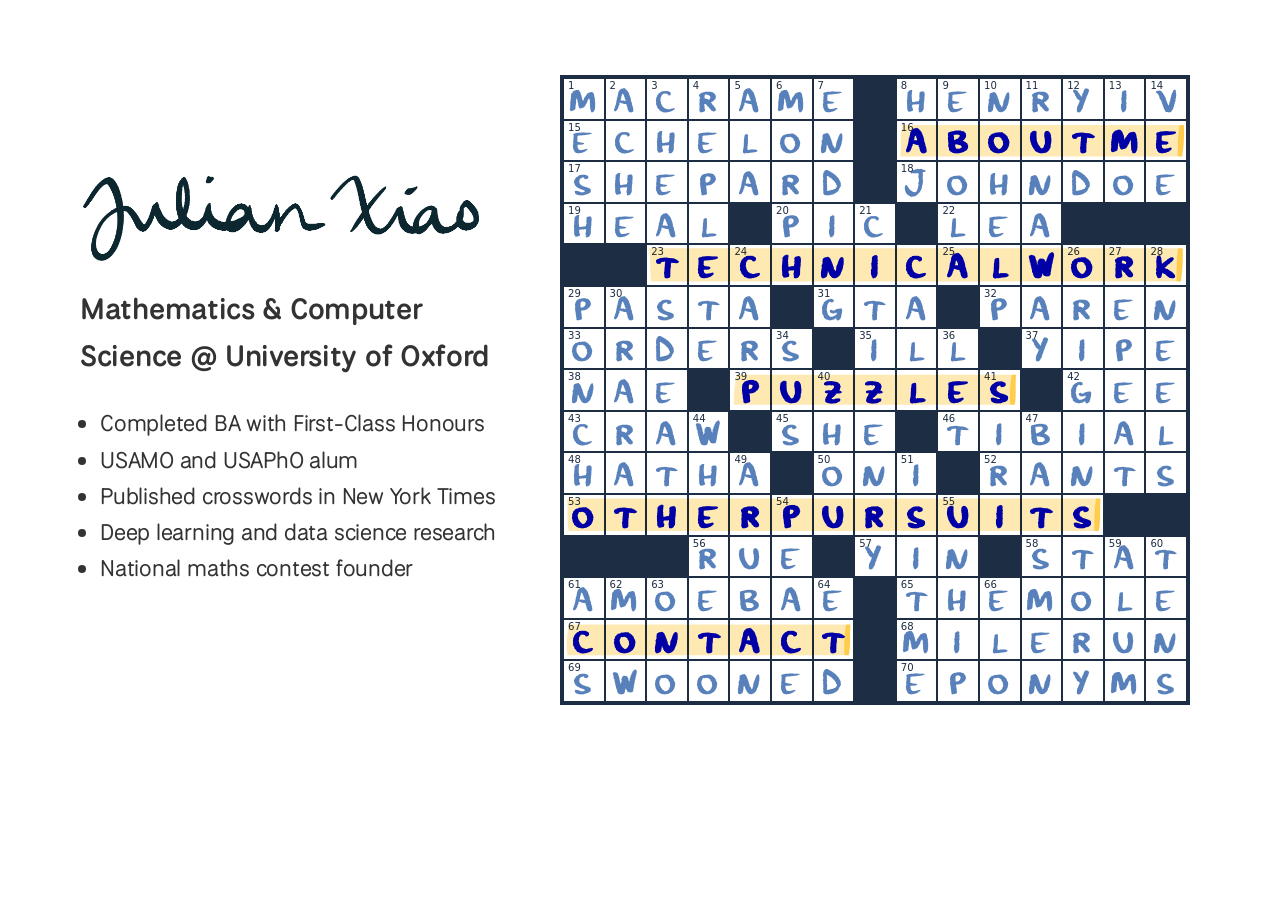
<file: index.html>
<!DOCTYPE html>
<html lang="en">

<head>
        <meta charset="UTF-8">
        <meta name="viewport" content="width=device-width, initial-scale=1.0">
        <title>Julian's World</title>
        <link rel="icon" href="images/favicon (4).ico">
        <link rel="preconnect" href="https://fonts.googleapis.com">
        <link rel="preconnect" href="https://fonts.gstatic.com" crossorigin>
        <link rel="preload" href="fonts/jxh3.woff2" as="font" type="font/woff2" crossorigin>
        <link rel="preload" href="fonts/jxxword-thick.woff2" as="font" type="font/woff2" crossorigin>
        <link rel="stylesheet" href="https://fonts.googleapis.com/css2?family=National+Park:wght@300;400;500;600;700&family=Nunito:wght@300;400;500;600;700&display=swap">
        <link rel="stylesheet" id="main-stylesheet" href="style.css?v=13">
        <script>
                if (location.hostname === 'localhost' || location.hostname === '127.0.0.1') {
                        const s = document.getElementById('main-stylesheet');
                        if (s) s.href = s.getAttribute('href').split('?')[0] + '?t=' + Date.now();
                }
        </script>
        <script>
                (function () {
                        const fontTimeout = new Promise(resolve => setTimeout(resolve, 1500));
                        const resourcesLoaded = Promise.all([
                                document.fonts.ready,
                                new Promise(resolve => window.addEventListener('load', resolve))
                        ]);
                        Promise.race([resourcesLoaded, fontTimeout]).then(() => {
                                document.documentElement.classList.add('fonts-loaded');
                        });
                })();
        </script>
</head>

<body>
        <div class="main-layout fade-in-up">
                <!-- Left Panel: 1/3 Width -->
                <aside class="left-panel">
                        <img src="images/signature2.png" alt="Julian Xiao" class="signature-header">

                        <h2>
                                Mathematics & Computer Science
                                @ University of Oxford
                        </h2>
                        <p>
                        <ul>
                                <li>Completed BA with First-Class Honours</li>
                                <li>USAMO and USAPhO alum</li>
                                <li>Published crosswords in New York Times</li>
                                <li>Deep learning and data science research</li>
                                <li>National maths contest founder</li>
                        </ul>
                        </p>
                </aside>

                <!-- Right Panel: 2/3 Width containing Crossword Grid -->
                <main class="right-panel">
                        <div class="grid-wrapper">
                                <div class="crossword-grid">

                                        <!-- Row 1 -->
                                        <div class="cell"><span class="cell-number">1</span><span
                                                        class="cell-letter">M</span></div>
                                        <div class="cell"><span class="cell-number">2</span><span
                                                        class="cell-letter">A</span></div>
                                        <div class="cell"><span class="cell-number">3</span><span
                                                        class="cell-letter">C</span></div>
                                        <div class="cell"><span class="cell-number">4</span><span
                                                        class="cell-letter">R</span></div>
                                        <div class="cell"><span class="cell-number">5</span><span
                                                        class="cell-letter">A</span></div>
                                        <div class="cell"><span class="cell-number">6</span><span
                                                        class="cell-letter">M</span></div>
                                        <div class="cell"><span class="cell-number">7</span><span
                                                        class="cell-letter">E</span></div>
                                        <div class="cell black"></div>
                                        <div class="cell"><span class="cell-number">8</span><span
                                                        class="cell-letter">H</span></div>
                                        <div class="cell"><span class="cell-number">9</span><span
                                                        class="cell-letter">E</span></div>
                                        <div class="cell"><span class="cell-number">10</span><span
                                                        class="cell-letter">N</span></div>
                                        <div class="cell"><span class="cell-number">11</span><span
                                                        class="cell-letter">R</span></div>
                                        <div class="cell"><span class="cell-number">12</span><span
                                                        class="cell-letter">Y</span></div>
                                        <div class="cell"><span class="cell-number">13</span><span
                                                        class="cell-letter">I</span></div>
                                        <div class="cell"><span class="cell-number">14</span><span
                                                        class="cell-letter">V</span></div>

                                        <!-- Row 2 -->
                                        <div class="cell"><span class="cell-number">15</span><span
                                                        class="cell-letter">E</span></div>
                                        <div class="cell"><span class="cell-letter">C</span></div>
                                        <div class="cell"><span class="cell-letter">H</span></div>
                                        <div class="cell"><span class="cell-letter">E</span></div>
                                        <div class="cell"><span class="cell-letter">L</span></div>
                                        <div class="cell"><span class="cell-letter">O</span></div>
                                        <div class="cell"><span class="cell-letter">N</span></div>
                                        <div class="cell black"></div>
                                        <a href="/about/" class="cell crossword-link" data-word="about"><span
                                                        class="cell-number">16</span><span
                                                        class="cell-letter">A</span></a>
                                        <a href="/about/" class="cell crossword-link" data-word="about"><span
                                                        class="cell-letter">B</span></a>
                                        <a href="/about/" class="cell crossword-link" data-word="about"><span
                                                        class="cell-letter">O</span></a>
                                        <a href="/about/" class="cell crossword-link" data-word="about"><span
                                                        class="cell-letter">U</span></a>
                                        <a href="/about/" class="cell crossword-link" data-word="about"><span
                                                        class="cell-letter">T</span></a>
                                        <a href="/about/" class="cell crossword-link" data-word="about"><span
                                                        class="cell-letter">M</span></a>
                                        <a href="/about/" class="cell crossword-link" data-word="about"><span
                                                        class="cell-letter">E</span></a>

                                        <!-- Row 3 -->
                                        <div class="cell"><span class="cell-number">17</span><span
                                                        class="cell-letter">S</span></div>
                                        <div class="cell"><span class="cell-letter">H</span></div>
                                        <div class="cell"><span class="cell-letter">E</span></div>
                                        <div class="cell"><span class="cell-letter">P</span></div>
                                        <div class="cell"><span class="cell-letter">A</span></div>
                                        <div class="cell"><span class="cell-letter">R</span></div>
                                        <div class="cell"><span class="cell-letter">D</span></div>
                                        <div class="cell black"></div>
                                        <div class="cell"><span class="cell-number">18</span><span
                                                        class="cell-letter">J</span></div>
                                        <div class="cell"><span class="cell-letter">O</span></div>
                                        <div class="cell"><span class="cell-letter">H</span></div>
                                        <div class="cell"><span class="cell-letter">N</span></div>
                                        <div class="cell"><span class="cell-letter">D</span></div>
                                        <div class="cell"><span class="cell-letter">O</span></div>
                                        <div class="cell"><span class="cell-letter">E</span></div>

                                        <!-- Row 4 -->
                                        <div class="cell"><span class="cell-number">19</span><span
                                                        class="cell-letter">H</span></div>
                                        <div class="cell"><span class="cell-letter">E</span></div>
                                        <div class="cell"><span class="cell-letter">A</span></div>
                                        <div class="cell"><span class="cell-letter">L</span></div>
                                        <div class="cell black"></div>
                                        <div class="cell"><span class="cell-number">20</span><span
                                                        class="cell-letter">P</span></div>
                                        <div class="cell"><span class="cell-letter">I</span></div>
                                        <div class="cell"><span class="cell-number">21</span><span
                                                        class="cell-letter">C</span></div>
                                        <div class="cell black"></div>
                                        <div class="cell"><span class="cell-number">22</span><span
                                                        class="cell-letter">L</span></div>
                                        <div class="cell"><span class="cell-letter">E</span></div>
                                        <div class="cell"><span class="cell-letter">A</span></div>
                                        <div class="cell black"></div>
                                        <div class="cell black"></div>
                                        <div class="cell black"></div>

                                        <!-- Row 5 -->
                                        <div class="cell black"></div>
                                        <div class="cell black"></div>
                                        <a href="/work/" class="cell crossword-link" data-word="work"><span
                                                        class="cell-number">23</span><span
                                                        class="cell-letter">T</span></a>
                                        <a href="/work/" class="cell crossword-link" data-word="work"><span
                                                        class="cell-letter">E</span></a>
                                        <a href="/work/" class="cell crossword-link" data-word="work"><span
                                                        class="cell-number">24</span><span
                                                        class="cell-letter">C</span></a>
                                        <a href="/work/" class="cell crossword-link" data-word="work"><span
                                                        class="cell-letter">H</span></a>
                                        <a href="/work/" class="cell crossword-link" data-word="work"><span
                                                        class="cell-letter">N</span></a>
                                        <a href="/work/" class="cell crossword-link" data-word="work"><span
                                                        class="cell-letter">I</span></a>
                                        <a href="/work/" class="cell crossword-link" data-word="work"><span
                                                        class="cell-letter">C</span></a>
                                        <a href="/work/" class="cell crossword-link" data-word="work"><span
                                                        class="cell-number">25</span><span
                                                        class="cell-letter">A</span></a>
                                        <a href="/work/" class="cell crossword-link" data-word="work"><span
                                                        class="cell-letter">L</span></a>
                                        <a href="/work/" class="cell crossword-link" data-word="work"><span
                                                        class="cell-letter">W</span></a>
                                        <a href="/work/" class="cell crossword-link" data-word="work"><span
                                                        class="cell-number">26</span><span
                                                        class="cell-letter">O</span></a>
                                        <a href="/work/" class="cell crossword-link" data-word="work"><span
                                                        class="cell-number">27</span><span
                                                        class="cell-letter">R</span></a>
                                        <a href="/work/" class="cell crossword-link" data-word="work"><span
                                                        class="cell-number">28</span><span
                                                        class="cell-letter">K</span></a>

                                        <!-- Row 6 -->
                                        <div class="cell"><span class="cell-number">29</span><span
                                                        class="cell-letter">P</span></div>
                                        <div class="cell"><span class="cell-number">30</span><span
                                                        class="cell-letter">A</span></div>
                                        <div class="cell"><span class="cell-letter">S</span></div>
                                        <div class="cell"><span class="cell-letter">T</span></div>
                                        <div class="cell"><span class="cell-letter">A</span></div>
                                        <div class="cell black"></div>
                                        <div class="cell"><span class="cell-number">31</span><span
                                                        class="cell-letter">G</span></div>
                                        <div class="cell"><span class="cell-letter">T</span></div>
                                        <div class="cell"><span class="cell-letter">A</span></div>
                                        <div class="cell black"></div>
                                        <div class="cell"><span class="cell-number">32</span><span
                                                        class="cell-letter">P</span></div>
                                        <div class="cell"><span class="cell-letter">A</span></div>
                                        <div class="cell"><span class="cell-letter">R</span></div>
                                        <div class="cell"><span class="cell-letter">E</span></div>
                                        <div class="cell"><span class="cell-letter">N</span></div>

                                        <!-- Row 7 -->
                                        <div class="cell"><span class="cell-number">33</span><span
                                                        class="cell-letter">O</span></div>
                                        <div class="cell"><span class="cell-letter">R</span></div>
                                        <div class="cell"><span class="cell-letter">D</span></div>
                                        <div class="cell"><span class="cell-letter">E</span></div>
                                        <div class="cell"><span class="cell-letter">R</span></div>
                                        <div class="cell"><span class="cell-number">34</span><span
                                                        class="cell-letter">S</span></div>
                                        <div class="cell black"></div>
                                        <div class="cell"><span class="cell-number">35</span><span
                                                        class="cell-letter">I</span></div>
                                        <div class="cell"><span class="cell-letter">L</span></div>
                                        <div class="cell"><span class="cell-number">36</span><span
                                                        class="cell-letter">L</span></div>
                                        <div class="cell black"></div>
                                        <div class="cell"><span class="cell-number">37</span><span
                                                        class="cell-letter">Y</span></div>
                                        <div class="cell"><span class="cell-letter">I</span></div>
                                        <div class="cell"><span class="cell-letter">P</span></div>
                                        <div class="cell"><span class="cell-letter">E</span></div>

                                        <!-- Row 8 -->
                                        <div class="cell"><span class="cell-number">38</span><span
                                                        class="cell-letter">N</span></div>
                                        <div class="cell"><span class="cell-letter">A</span></div>
                                        <div class="cell"><span class="cell-letter">E</span></div>
                                        <div class="cell black"></div>
                                        <a href="/puzzles/" class="cell crossword-link" data-word="puzzles"><span
                                                        class="cell-number">39</span><span
                                                        class="cell-letter">P</span></a>
                                        <a href="/puzzles/" class="cell crossword-link" data-word="puzzles"><span
                                                        class="cell-letter">U</span></a>
                                        <a href="/puzzles/" class="cell crossword-link" data-word="puzzles"><span
                                                        class="cell-number">40</span><span
                                                        class="cell-letter variant-1">Z</span></a>
                                        <a href="/puzzles/" class="cell crossword-link" data-word="puzzles"><span
                                                        class="cell-letter">Z</span></a>
                                        <a href="/puzzles/" class="cell crossword-link" data-word="puzzles"><span
                                                        class="cell-letter">L</span></a>
                                        <a href="/puzzles/" class="cell crossword-link" data-word="puzzles"><span
                                                        class="cell-letter">E</span></a>
                                        <a href="/puzzles/" class="cell crossword-link" data-word="puzzles"><span
                                                        class="cell-number">41</span><span
                                                        class="cell-letter">S</span></a>
                                        <div class="cell black"></div>
                                        <div class="cell"><span class="cell-number">42</span><span
                                                        class="cell-letter">G</span></div>
                                        <div class="cell"><span class="cell-letter">E</span></div>
                                        <div class="cell"><span class="cell-letter">E</span></div>

                                        <!-- Row 9 -->
                                        <div class="cell"><span class="cell-number">43</span><span
                                                        class="cell-letter">C</span></div>
                                        <div class="cell"><span class="cell-letter">R</span></div>
                                        <div class="cell"><span class="cell-letter">A</span></div>
                                        <div class="cell"><span class="cell-number">44</span><span
                                                        class="cell-letter">W</span></div>
                                        <div class="cell black"></div>
                                        <div class="cell"><span class="cell-number">45</span><span
                                                        class="cell-letter">S</span></div>
                                        <div class="cell"><span class="cell-letter">H</span></div>
                                        <div class="cell"><span class="cell-letter">E</span></div>
                                        <div class="cell black"></div>
                                        <div class="cell"><span class="cell-number">46</span><span
                                                        class="cell-letter">T</span></div>
                                        <div class="cell"><span class="cell-letter">I</span></div>
                                        <div class="cell"><span class="cell-number">47</span><span
                                                        class="cell-letter">B</span></div>
                                        <div class="cell"><span class="cell-letter">I</span></div>
                                        <div class="cell"><span class="cell-letter">A</span></div>
                                        <div class="cell"><span class="cell-letter">L</span></div>

                                        <!-- Row 10 -->
                                        <div class="cell"><span class="cell-number">48</span><span
                                                        class="cell-letter">H</span></div>
                                        <div class="cell"><span class="cell-letter">A</span></div>
                                        <div class="cell"><span class="cell-letter">T</span></div>
                                        <div class="cell"><span class="cell-letter">H</span></div>
                                        <div class="cell"><span class="cell-number">49</span><span
                                                        class="cell-letter">A</span></div>
                                        <div class="cell black"></div>
                                        <div class="cell"><span class="cell-number">50</span><span
                                                        class="cell-letter">O</span></div>
                                        <div class="cell"><span class="cell-letter">N</span></div>
                                        <div class="cell"><span class="cell-number">51</span><span
                                                        class="cell-letter">I</span></div>
                                        <div class="cell black"></div>
                                        <div class="cell"><span class="cell-number">52</span><span
                                                        class="cell-letter">R</span></div>
                                        <div class="cell"><span class="cell-letter">A</span></div>
                                        <div class="cell"><span class="cell-letter">N</span></div>
                                        <div class="cell"><span class="cell-letter">T</span></div>
                                        <div class="cell"><span class="cell-letter">S</span></div>

                                        <!-- Row 11 -->
                                        <a href="/other/" class="cell crossword-link" data-word="pursuits"><span
                                                        class="cell-number">53</span><span
                                                        class="cell-letter">O</span></a>
                                        <a href="/other/" class="cell crossword-link" data-word="pursuits"><span
                                                        class="cell-letter">T</span></a>
                                        <a href="/other/" class="cell crossword-link" data-word="pursuits"><span
                                                        class="cell-letter">H</span></a>
                                        <a href="/other/" class="cell crossword-link" data-word="pursuits"><span
                                                        class="cell-letter">E</span></a>
                                        <a href="/other/" class="cell crossword-link" data-word="pursuits"><span
                                                        class="cell-letter">R</span></a>
                                        <a href="/other/" class="cell crossword-link" data-word="pursuits"><span
                                                        class="cell-number">54</span><span
                                                        class="cell-letter">P</span></a>
                                        <a href="/other/" class="cell crossword-link" data-word="pursuits"><span
                                                        class="cell-letter">U</span></a>
                                        <a href="/other/" class="cell crossword-link" data-word="pursuits"><span
                                                        class="cell-letter">R</span></a>
                                        <a href="/other/" class="cell crossword-link" data-word="pursuits"><span
                                                        class="cell-letter">S</span></a>
                                        <a href="/other/" class="cell crossword-link" data-word="pursuits"><span
                                                        class="cell-number">55</span><span
                                                        class="cell-letter">U</span></a>
                                        <a href="/other/" class="cell crossword-link" data-word="pursuits"><span
                                                        class="cell-letter">I</span></a>
                                        <a href="/other/" class="cell crossword-link" data-word="pursuits"><span
                                                        class="cell-letter">T</span></a>
                                        <a href="/other/" class="cell crossword-link" data-word="pursuits"><span
                                                        class="cell-letter">S</span></a>
                                        <div class="cell black"></div>
                                        <div class="cell black"></div>

                                        <!-- Row 12 -->
                                        <div class="cell black"></div>
                                        <div class="cell black"></div>
                                        <div class="cell black"></div>
                                        <div class="cell"><span class="cell-number">56</span><span
                                                        class="cell-letter">R</span></div>
                                        <div class="cell"><span class="cell-letter">U</span></div>
                                        <div class="cell"><span class="cell-letter">E</span></div>
                                        <div class="cell black"></div>
                                        <div class="cell"><span class="cell-number">57</span><span
                                                        class="cell-letter">Y</span></div>
                                        <div class="cell"><span class="cell-letter">I</span></div>
                                        <div class="cell"><span class="cell-letter">N</span></div>
                                        <div class="cell black"></div>
                                        <div class="cell"><span class="cell-number">58</span><span
                                                        class="cell-letter">S</span></div>
                                        <div class="cell"><span class="cell-letter">T</span></div>
                                        <div class="cell"><span class="cell-number">59</span><span
                                                        class="cell-letter">A</span></div>
                                        <div class="cell"><span class="cell-number">60</span><span
                                                        class="cell-letter">T</span></div>

                                        <!-- Row 13 -->
                                        <div class="cell"><span class="cell-number">61</span><span
                                                        class="cell-letter">A</span></div>
                                        <div class="cell"><span class="cell-number">62</span><span
                                                        class="cell-letter">M</span></div>
                                        <div class="cell"><span class="cell-number">63</span><span
                                                        class="cell-letter">O</span></div>
                                        <div class="cell"><span class="cell-letter">E</span></div>
                                        <div class="cell"><span class="cell-letter">B</span></div>
                                        <div class="cell"><span class="cell-letter">A</span></div>
                                        <div class="cell"><span class="cell-number">64</span><span
                                                        class="cell-letter">E</span></div>
                                        <div class="cell black"></div>
                                        <div class="cell"><span class="cell-number">65</span><span
                                                        class="cell-letter">T</span></div>
                                        <div class="cell"><span class="cell-letter">H</span></div>
                                        <div class="cell"><span class="cell-number">66</span><span
                                                        class="cell-letter">E</span></div>
                                        <div class="cell"><span class="cell-letter">M</span></div>
                                        <div class="cell"><span class="cell-letter">O</span></div>
                                        <div class="cell"><span class="cell-letter">L</span></div>
                                        <div class="cell"><span class="cell-letter">E</span></div>

                                        <!-- Row 14 -->
                                        <a href="/contact/" class="cell crossword-link" data-word="contact"><span
                                                        class="cell-number">67</span><span
                                                        class="cell-letter">C</span></a>
                                        <a href="/contact/" class="cell crossword-link" data-word="contact"><span
                                                        class="cell-letter">O</span></a>
                                        <a href="/contact/" class="cell crossword-link" data-word="contact"><span
                                                        class="cell-letter">N</span></a>
                                        <a href="/contact/" class="cell crossword-link" data-word="contact"><span
                                                        class="cell-letter">T</span></a>
                                        <a href="/contact/" class="cell crossword-link" data-word="contact"><span
                                                        class="cell-letter">A</span></a>
                                        <a href="/contact/" class="cell crossword-link" data-word="contact"><span
                                                        class="cell-letter">C</span></a>
                                        <a href="/contact/" class="cell crossword-link" data-word="contact"><span
                                                        class="cell-letter">T</span></a>
                                        <div class="cell black"></div>
                                        <div class="cell"><span class="cell-number">68</span><span
                                                        class="cell-letter">M</span></div>
                                        <div class="cell"><span class="cell-letter">I</span></div>
                                        <div class="cell"><span class="cell-letter">L</span></div>
                                        <div class="cell"><span class="cell-letter">E</span></div>
                                        <div class="cell"><span class="cell-letter">R</span></div>
                                        <div class="cell"><span class="cell-letter">U</span></div>
                                        <div class="cell"><span class="cell-letter">N</span></div>

                                        <!-- Row 15 -->
                                        <div class="cell"><span class="cell-number">69</span><span
                                                        class="cell-letter">S</span></div>
                                        <div class="cell"><span class="cell-letter">W</span></div>
                                        <div class="cell"><span class="cell-letter">O</span></div>
                                        <div class="cell"><span class="cell-letter">O</span></div>
                                        <div class="cell"><span class="cell-letter">N</span></div>
                                        <div class="cell"><span class="cell-letter">E</span></div>
                                        <div class="cell"><span class="cell-letter">D</span></div>
                                        <div class="cell black"></div>
                                        <div class="cell"><span class="cell-number">70</span><span
                                                        class="cell-letter">E</span></div>
                                        <div class="cell"><span class="cell-letter">P</span></div>
                                        <div class="cell"><span class="cell-letter">O</span></div>
                                        <div class="cell"><span class="cell-letter">N</span></div>
                                        <div class="cell"><span class="cell-letter">Y</span></div>
                                        <div class="cell"><span class="cell-letter">M</span></div>
                                        <div class="cell"><span class="cell-letter">S</span></div>

                                        <!-- Highlighter Overlay Elements -->
                                        <div class="word-highlight" data-word="about">
                                                <svg viewBox="0 0 700 100" preserveAspectRatio="none">
                                                        <path d="M 15,12 L 681.8,12 C 677,35 677,65 677.2,88 L 10,88 C 14,68 8,38 15,12 Z"
                                                                fill="var(--highlighter-color)" opacity="0.3"></path>
                                                        <path d="M 681.8,12 L 692,12 C 694,38 691,68 688,88 L 677.2,88 C 677,65 677,35 681.8,12 Z"
                                                                fill="var(--highlighter-color)" opacity="0.7"></path>
                                                </svg>
                                        </div>
                                        <div class="word-highlight" data-word="work">
                                                <svg viewBox="0 0 1300 100" preserveAspectRatio="none">
                                                        <path d="M 8,10 L 1279.2,10 C 1274.5,35 1274.5,65 1275.2,90 L 12,90 C 9,65 11,35 8,10 Z"
                                                                fill="var(--highlighter-color)" opacity="0.3"></path>
                                                        <path d="M 1279.2,10 L 1290,10 C 1292,35 1289,65 1286,90 L 1275.2,90 C 1274.5,65 1274.5,35 1279.2,10 Z"
                                                                fill="var(--highlighter-color)" opacity="0.7"></path>
                                                </svg>
                                        </div>
                                        <div class="word-highlight" data-word="puzzles">
                                                <svg viewBox="0 0 700 100" preserveAspectRatio="none">
                                                        <path d="M 18,14 L 679.2,14 C 674.8,38 674.8,62 675.6,86 L 12,86 C 10,70 14,40 18,14 Z"
                                                                fill="var(--highlighter-color)" opacity="0.3"></path>
                                                        <path d="M 679.2,14 L 690,14 C 688,40 691,70 687,86 L 675.6,86 C 674.8,62 674.8,38 679.2,14 Z"
                                                                fill="var(--highlighter-color)" opacity="0.7"></path>
                                                </svg>
                                        </div>
                                        <div class="word-highlight" data-word="pursuits">
                                                <svg viewBox="0 0 1300 100" preserveAspectRatio="none">
                                                        <path d="M 10,11 L 1281.2,11 C 1276.5,37 1276.5,63 1277.2,89 L 14,89 C 9,67 13,37 10,11 Z"
                                                                fill="var(--highlighter-color)" opacity="0.3"></path>
                                                        <path d="M 1281.2,11 L 1292,11 C 1290,37 1293,67 1288,89 L 1277.2,89 C 1276.5,63 1276.5,37 1281.2,11 Z"
                                                                fill="var(--highlighter-color)" opacity="0.7"></path>
                                                </svg>
                                        </div>
                                        <div class="word-highlight" data-word="contact">
                                                <svg viewBox="0 0 700 100" preserveAspectRatio="none">
                                                        <path d="M 14,13 L 680.2,13 C 675.5,37 675.5,63 676.2,87 L 11,87 C 7,69 10,39 14,13 Z"
                                                                fill="var(--highlighter-color)" opacity="0.3"></path>
                                                        <path d="M 680.2,13 L 691,13 C 689,39 692,69 687,87 L 676.2,87 C 675.5,63 675.5,37 680.2,13 Z"
                                                                fill="var(--highlighter-color)" opacity="0.7"></path>
                                                </svg>
                                        </div>

                                </div>
                                <!-- Handdrawn arrow pointing to the grid (commented out) -->
                                <!--
                                <div class="arrow-decoration">
                                        <svg class="handdrawn-arrow" viewBox="0 0 100 100" fill="none"
                                                stroke="currentColor" stroke-width="2.5" stroke-linecap="round"
                                                stroke-linejoin="round">
                                                <path d="M 35 80 C 30 50, 45 30, 80 20" />
                                                <path d="M 62 21 C 68 20, 75 20, 80 20 C 77 26, 73 32, 70 38" />
                                        </svg>
                                        <span class="arrow-text">click around!</span>
                                </div>
                                -->
                        </div>
                </main>
        </div>

        <!-- Client-side Interactive Hover Script -->
        <script>
                // --- 1. Link Word Highlighting ---
                document.querySelectorAll('.crossword-link').forEach(cell => {
                        const word = cell.getAttribute('data-word');

                        cell.addEventListener('mouseenter', () => {
                                document.querySelectorAll(`.crossword-link[data-word="${word}"]`).forEach(c => {
                                        c.classList.add('highlight');
                                });
                                const highlight = document.querySelector(`.word-highlight[data-word="${word}"]`);
                                if (highlight) {
                                        highlight.classList.add('active');
                                }
                        });

                        cell.addEventListener('mouseleave', () => {
                                document.querySelectorAll(`.crossword-link[data-word="${word}"]`).forEach(c => {
                                        c.classList.remove('highlight');
                                });
                                const highlight = document.querySelector(`.word-highlight[data-word="${word}"]`);
                                if (highlight) {
                                        highlight.classList.remove('active');
                                }
                        });
                });

                // --- 2. Standard Cell Hover Tooltip ---
                const gridCells = document.querySelectorAll('.crossword-grid > *');
                const grid = [];
                for (let r = 0; r < 15; r++) {
                        grid.push([]);
                        for (let c = 0; c < 15; c++) {
                                grid[r].push(gridCells[r * 15 + c]);
                        }
                }

                // --- 2. Standard Cell Hover Tooltip --- (TEMPORARILY DISABLED FOR MVP)
                /*
                const numberMap = {};
                let currentNumber = 1;

                // Pass 1: Automatically calculate clue number starting locations
                for (let r = 0; r < 15; r++) {
                        for (let c = 0; c < 15; c++) {
                                const cell = grid[r][c];
                                if (cell.classList.contains('black')) continue;

                                const leftIsEdgeOrBlack = (c === 0 || grid[r][c - 1].classList.contains('black'));
                                const rightIsWhite = (c < 14 && !grid[r][c + 1].classList.contains('black'));
                                const isAcrossStart = leftIsEdgeOrBlack && rightIsWhite;

                                const topIsEdgeOrBlack = (r === 0 || grid[r - 1][c].classList.contains('black'));
                                const bottomIsWhite = (r < 14 && !grid[r + 1][c].classList.contains('black'));
                                const isDownStart = topIsEdgeOrBlack && bottomIsWhite;

                                if (isAcrossStart || isDownStart) {
                                        numberMap[`${r},${c}`] = currentNumber;
                                        currentNumber++;
                                }
                        }
                }

                // Pass 2: Helper function to trace clue numbers for any cell (r, c)
                function getClueInfo(r, c) {
                        if (grid[r][c].classList.contains('black')) return null;

                        // Across clue trace
                        let startC = c;
                        while (startC > 0 && !grid[r][startC - 1].classList.contains('black')) {
                                startC--;
                        }
                        const acrossStartNum = numberMap[`${r},${startC}`];
                        const hasAcross = acrossStartNum && (startC < 14 && !grid[r][startC + 1].classList.contains('black'));

                        // Down clue trace
                        let startR = r;
                        while (startR > 0 && !grid[startR - 1][c].classList.contains('black')) {
                                startR--;
                        }
                        const downStartNum = numberMap[`${startR},${c}`];
                        const hasDown = downStartNum && (startR < 14 && !grid[startR + 1][c].classList.contains('black'));

                        const parts = [];
                        if (hasAcross) parts.push(`${acrossStartNum}A`);
                        if (hasDown) parts.push(`${downStartNum}D`);

                        return parts.length > 0 ? parts.join(', ') : null;
                }

                // Pass 3: Tooltip DOM creation and mouse tracking
                let tooltipTimeout = null;
                const tooltip = document.createElement('div');
                tooltip.id = 'crossword-tooltip';

                // Inline styles for styling the tooltip card
                tooltip.style.position = 'fixed';
                tooltip.style.display = 'none';
                tooltip.style.backgroundColor = '#1e293b'; // Slate-800
                tooltip.style.color = '#ffffff';
                tooltip.style.padding = '6px 10px';
                tooltip.style.borderRadius = '4px';
                tooltip.style.fontSize = '12px';
                tooltip.style.fontFamily = 'system-ui, -apple-system, BlinkMacSystemFont, "Segoe UI", Roboto, sans-serif';
                tooltip.style.boxShadow = '0 2px 8px rgba(0, 0, 0, 0.2)';
                tooltip.style.pointerEvents = 'none';
                tooltip.style.zIndex = '1000';
                document.body.appendChild(tooltip);

                gridCells.forEach((cell, index) => {
                        if (cell.classList.contains('black') || cell.classList.contains('crossword-link')) {
                                return;
                        }

                        const r = Math.floor(index / 15);
                        const c = index % 15;

                        cell.addEventListener('mouseenter', (e) => {
                                if (tooltipTimeout) clearTimeout(tooltipTimeout);

                                const clueInfo = getClueInfo(r, c);
                                if (!clueInfo) return;

                                tooltipTimeout = setTimeout(() => {
                                        tooltip.textContent = clueInfo;
                                        tooltip.style.display = 'block';
                                }, 500); // 0.5 second delay
                        });

                        cell.addEventListener('click', (e) => {
                                if (tooltipTimeout) {
                                        clearTimeout(tooltipTimeout);
                                        tooltipTimeout = null;
                                }

                                const clueInfo = getClueInfo(r, c);
                                if (!clueInfo) return;

                                tooltip.textContent = clueInfo;
                                tooltip.style.display = 'block';
                                tooltip.style.left = (e.clientX + 12) + 'px';
                                tooltip.style.top = (e.clientY + 15) + 'px';
                        });

                        cell.addEventListener('mousemove', (e) => {
                                // Adjust tooltip position slightly below and to the right of the cursor
                                tooltip.style.left = (e.clientX + 12) + 'px';
                                tooltip.style.top = (e.clientY + 15) + 'px';
                        });

                        cell.addEventListener('mouseleave', () => {
                                if (tooltipTimeout) {
                                        clearTimeout(tooltipTimeout);
                                        tooltipTimeout = null;
                                }
                                tooltip.style.display = 'none';
                        });
                });
                */

                // --- 3. Alternate Glyph Case Assignor ---
                // only applicable for jxxword-thick

                for (let r = 0; r < 15; r++) {
                        for (let c = 0; c < 15; c++) {
                                const cell = grid[r][c];
                                if (cell.classList.contains('black')) continue;

                                const letterSpan = cell.querySelector('.cell-letter');
                                if (!letterSpan) continue;

                                if ((r + c) % 2 === 0) {
                                        letterSpan.textContent = letterSpan.textContent.toLowerCase();
                                }
                        }
                }
        </script>
        <script src="transitions.js?v=13"></script>
</body>

</html>
</file>
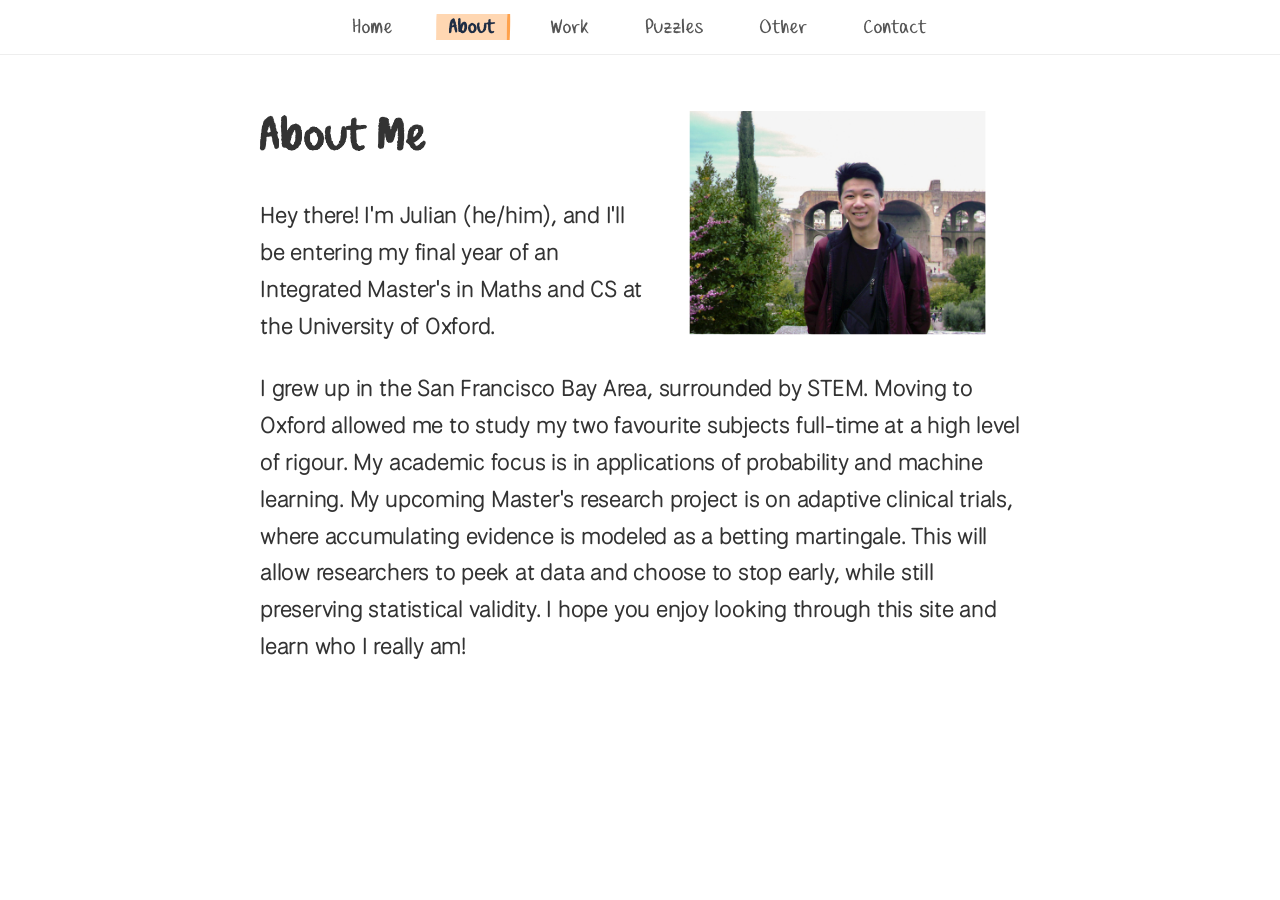
<file: about/index.html>
<!DOCTYPE html>
<html lang="en">

<head>
    <meta charset="UTF-8">
    <meta name="viewport" content="width=device-width, initial-scale=1.0">
    <title>About Me</title>
    <link rel="icon" href="../images/favicon (4).ico">
    <link rel="preconnect" href="https://fonts.googleapis.com">
    <link rel="preconnect" href="https://fonts.gstatic.com" crossorigin>
    <link rel="preload" href="../fonts/jxh3.woff2" as="font" type="font/woff2" crossorigin>
    <link rel="preload" href="../fonts/jxxword-thick.woff2" as="font" type="font/woff2" crossorigin>
    <link rel="stylesheet" href="https://fonts.googleapis.com/css2?family=National+Park:wght@300;400;500;600;700&family=Nunito:wght@300;400;500;600;700&display=swap">
    <link rel="stylesheet" id="main-stylesheet" href="../style.css?v=13">
    <script>
        if (location.hostname === 'localhost' || location.hostname === '127.0.0.1') {
            const s = document.getElementById('main-stylesheet');
            if (s) s.href = s.getAttribute('href').split('?')[0] + '?t=' + Date.now();
        }
    </script>
    <script>
        (function () {
            if (sessionStorage.getItem('navigated_from_index') === 'true') {
                document.documentElement.classList.add('dock-animate-entry');
                sessionStorage.removeItem('navigated_from_index');
            }

            const fontTimeout = new Promise(resolve => setTimeout(resolve, 1500));
            const resourcesLoaded = Promise.all([
                document.fonts.ready,
                new Promise(resolve => window.addEventListener('load', resolve))
            ]);
            Promise.race([resourcesLoaded, fontTimeout]).then(() => {
                document.documentElement.classList.add('fonts-loaded');
            });
        })();
    </script>
</head>

<body>
    <nav class="subpage-nav">
        <button class="menu-toggle" aria-label="Toggle Navigation" aria-expanded="false">
            <svg class="hamburger-icon" viewBox="0 0 100 100" fill="none" stroke="currentColor" stroke-width="8"
                stroke-linecap="round">
                <path class="line-top" d="M 15 28 L 85 28" />
                <path class="line-middle" d="M 15 50 L 85 50" />
                <path class="line-bottom" d="M 15 72 L 85 72" />
            </svg>
        </button>
        <div class="nav-links">
            <a href="/">Home</a>
            <a href="/about/" class="active">About</a>
            <a href="/work/">Work</a>
            <a href="/puzzles/">Puzzles</a>
            <a href="/other/">Other</a>
            <a href="/contact/">Contact</a>
        </div>
    </nav>
    <main class="container fade-in-up">
        <img src="../images/me-rome-filter-2.JPG" alt="Julian in Rome" class="profile-img about-profile-img">
        <h1>About Me</h1>
        <p>Hey there! I'm Julian (he/him), and I'll be entering my final year of an Integrated Master's in Maths
            and CS at the University of Oxford.</p>
        <p>I grew up in the San Francisco Bay Area, surrounded by STEM. Moving to
            Oxford allowed me to study my two favourite subjects full-time at a high level of rigour.
            My academic focus is in applications of probability and machine learning.
            My upcoming Master's research project is on adaptive clinical trials, where accumulating evidence is modeled
            as a betting martingale. This will allow researchers to peek at data and choose to stop early, while still
            preserving statistical validity. I hope you enjoy looking through this site and learn who I
            really am!
        </p>
    </main>
    <script src="../transitions.js?v=13"></script>
</body>

</html>
</file>
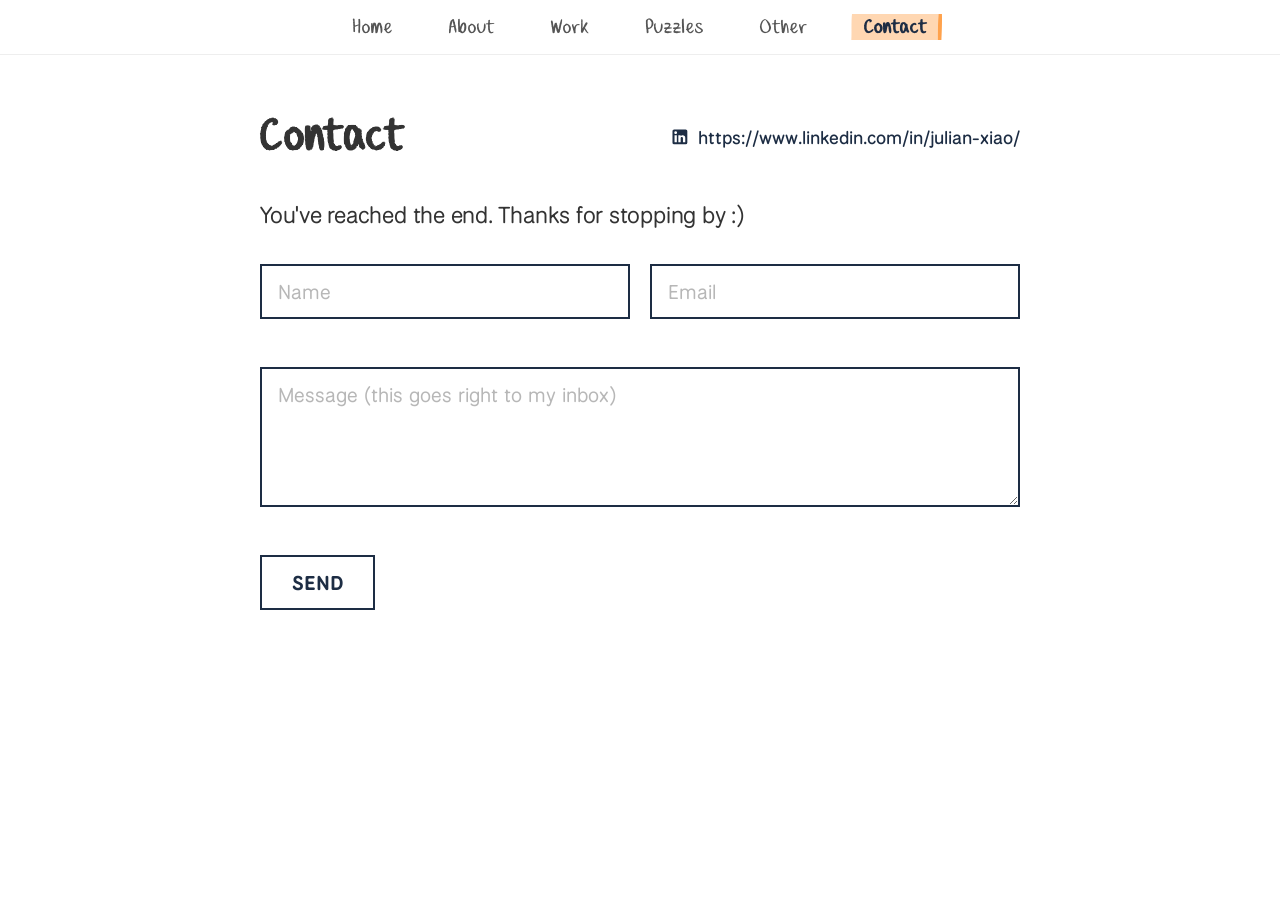
<file: contact/index.html>
<!DOCTYPE html>
<html lang="en">

<head>
    <meta charset="UTF-8">
    <meta name="viewport" content="width=device-width, initial-scale=1.0">
    <title>Contact</title>
    <link rel="icon" href="../images/favicon (4).ico">
    <link rel="preconnect" href="https://fonts.googleapis.com">
    <link rel="preconnect" href="https://fonts.gstatic.com" crossorigin>
    <link rel="preload" href="../fonts/jxh3.woff2" as="font" type="font/woff2" crossorigin>
    <link rel="preload" href="../fonts/jxxword-thick.woff2" as="font" type="font/woff2" crossorigin>
    <link rel="stylesheet" href="https://fonts.googleapis.com/css2?family=National+Park:wght@300;400;500;600;700&family=Nunito:wght@300;400;500;600;700&display=swap">
    <link rel="stylesheet" id="main-stylesheet" href="../style.css?v=13">
    <script>
        if (location.hostname === 'localhost' || location.hostname === '127.0.0.1') {
            const s = document.getElementById('main-stylesheet');
            if (s) s.href = s.getAttribute('href').split('?')[0] + '?t=' + Date.now();
        }
    </script>
    <script>
        (function () {
            if (sessionStorage.getItem('navigated_from_index') === 'true') {
                document.documentElement.classList.add('dock-animate-entry');
                sessionStorage.removeItem('navigated_from_index');
            }

            const fontTimeout = new Promise(resolve => setTimeout(resolve, 1500));
            const resourcesLoaded = Promise.all([
                document.fonts.ready,
                new Promise(resolve => window.addEventListener('load', resolve))
            ]);
            Promise.race([resourcesLoaded, fontTimeout]).then(() => {
                document.documentElement.classList.add('fonts-loaded');
            });
        })();
    </script>
</head>

<body>
    <nav class="subpage-nav">
        <button class="menu-toggle" aria-label="Toggle Navigation" aria-expanded="false">
            <svg class="hamburger-icon" viewBox="0 0 100 100" fill="none" stroke="currentColor" stroke-width="8"
                stroke-linecap="round">
                <path class="line-top" d="M 15 28 L 85 28" />
                <path class="line-middle" d="M 15 50 L 85 50" />
                <path class="line-bottom" d="M 15 72 L 85 72" />
            </svg>
        </button>
        <div class="nav-links">
            <a href="/">Home</a>
            <a href="/about/">About</a>
            <a href="/work/">Work</a>
            <a href="/puzzles/">Puzzles</a>
            <a href="/other/">Other</a>
            <a href="/contact/" class="active">Contact</a>
        </div>
    </nav>
    <main class="container fade-in-up">
        <div class="contact-header-container">
            <h1>Contact</h1>
            <a href="https://www.linkedin.com/in/julian-xiao/" class="linkedin-contact-link" target="_blank"
                rel="noopener noreferrer">
                <svg class="linkedin-contact-icon" viewBox="0 0 24 24" fill="currentColor">
                    <path
                        d="M19 3a2 2 0 0 1 2 2v14a2 2 0 0 1-2 2H5a2 2 0 0 1-2-2V5a2 2 0 0 1 2-2h14m-.5 15.5v-5.3a3.26 3.26 0 0 0-3.26-3.26c-.85 0-1.84.52-2.32 1.3v-1.11h-2.79v8.37h2.79v-4.93c0-.77.62-1.4 1.39-1.4a1.4 1.4 0 0 1 1.4 1.4v4.93h2.79M6.88 8.56a1.68 1.68 0 0 0 1.68-1.68c0-.93-.75-1.69-1.68-1.69a1.69 1.69 0 0 0-1.69 1.69c0 .93.76 1.68 1.69 1.68m1.39 9.94v-8.37H5.5v8.37h2.77z" />
                </svg>
                <span>https://www.linkedin.com/in/julian-xiao/</span>
            </a>
        </div>
        <p class="contact-intro">You've reached the end. Thanks for stopping by :)</p>

        <!-- 
            PROTOTYPE NOTE:
            This form is currently structured to run client-side for validation and local prototyping (messages are saved to localStorage).
            To receive these messages privately as the website owner:
            
            1. Sign up for a free form-handling service (e.g., https://formspree.io or https://web3forms.com).
            2. Get your unique form ID or access key.
            3. Update the <form> attributes below:
               action="https://formspree.io/f/YOUR_FORM_ID" method="POST"
            
            The JavaScript submission handler below is already set up to detect the presence of this action URL 
            and automatically post the form data asynchronously (via AJAX/fetch) if you set it!
        -->
        <form class="contact-form" id="contact-form" action="https://api.web3forms.com/submit" method="POST" novalidate>
            <input type="hidden" name="access_key" value="9899ddd8-1e55-4f9b-9852-d270069bc69e">
            <input type="hidden" name="subject" value="New Message from Website">
            <div class="form-row">
                <div class="form-group">
                    <input type="text" id="name" name="name" placeholder="Name" aria-label="Name" required>
                    <span class="error-message" id="name-error"></span>
                </div>
                <div class="form-group">
                    <input type="email" id="email" name="email" placeholder="Email" aria-label="Email" required>
                    <span class="error-message" id="email-error"></span>
                </div>
            </div>
            <div class="form-group">
                <textarea id="message" name="message" placeholder="Message (this goes right to my inbox)"
                    aria-label="Message" rows="4" required></textarea>
                <span class="error-message" id="message-error"></span>
            </div>
            <button type="submit" class="contact-submit-btn">Send</button>
        </form>

        <!-- Success Message (hidden by default) -->
        <div class="contact-success" id="contact-success" style="display: none;">
            <div class="success-icon">
                <svg viewBox="0 0 100 100" fill="none" stroke="currentColor" stroke-width="8" stroke-linecap="round"
                    stroke-linejoin="round">
                    <path d="M 22 51 C 28 58, 33 66, 40 73 C 54 55, 68 37, 80 25" />
                </svg>
            </div>
            <h2>Message sent!</h2>
            <p>I'll get back to you soon!</p>
            <button type="button" class="contact-reset-btn" id="new-message-btn">Back</button>
        </div>
    </main>

    <script>
        // Auto-expanding Textarea as user types
        const messageArea = document.getElementById('message');
        if (messageArea) {
            messageArea.addEventListener('input', function () {
                this.style.height = 'auto';
                this.style.height = (this.scrollHeight) + 'px';
            });
        }

        // Email validation helper
        const emailInput = document.getElementById('email');
        const emailError = document.getElementById('email-error');
        const emailRegex = /^[^\s@]+@[^\s@]+\.[^\s@]+$/;

        function validateEmail() {
            const emailVal = emailInput.value.trim();
            if (emailVal === '') {
                emailInput.classList.remove('invalid');
                emailError.textContent = '';
                return false;
            } else if (!emailRegex.test(emailVal)) {
                emailInput.classList.add('invalid');
                emailError.textContent = 'Please enter a valid email.';
                return false;
            } else {
                emailInput.classList.remove('invalid');
                emailError.textContent = '';
                return true;
            }
        }

        if (emailInput) {
            emailInput.addEventListener('input', validateEmail);
            emailInput.addEventListener('blur', validateEmail);
        }

        // Form submission handling
        const form = document.getElementById('contact-form');
        const successCard = document.getElementById('contact-success');
        const newMsgBtn = document.getElementById('new-message-btn');

        if (form) {
            form.addEventListener('submit', function (e) {
                e.preventDefault();

                // Validate all fields before sending
                let isValid = true;

                // Validate name
                const nameInput = document.getElementById('name');
                const nameError = document.getElementById('name-error');
                if (nameInput.value.trim() === '') {
                    nameInput.classList.add('invalid');
                    nameError.textContent = 'Please enter your name.';
                    isValid = false;
                } else {
                    nameInput.classList.remove('invalid');
                    nameError.textContent = '';
                }

                // Validate email
                if (!validateEmail()) {
                    isValid = false;
                }

                // Validate message
                const msgInput = document.getElementById('message');
                const msgError = document.getElementById('message-error');
                if (msgInput.value.trim() === '') {
                    msgInput.classList.add('invalid');
                    msgError.textContent = 'Please enter a message.';
                    isValid = false;
                } else {
                    msgInput.classList.remove('invalid');
                    msgError.textContent = '';
                }

                if (!isValid) return;

                const action = form.getAttribute('action');
                if (action && action.startsWith('http')) {
                    // Send message via AJAX fetch to the active form handling service
                    const submitBtn = form.querySelector('.contact-submit-btn');
                    const originalText = submitBtn.textContent;
                    submitBtn.textContent = 'Sending...';
                    submitBtn.disabled = true;

                    fetch(action, {
                        method: 'POST',
                        body: new FormData(form),
                        headers: {
                            'Accept': 'application/json'
                        }
                    })
                        .then(async (response) => {
                            const json = await response.json().catch(() => ({}));
                            if (response.status === 200 && json.success !== false) {
                                form.style.display = 'none';
                                successCard.style.display = 'flex';
                            } else {
                                alert(json.message || 'Oops! There was a problem submitting your form. Please verify your service configuration.');
                            }
                        })
                        .catch(error => {
                            console.error('Error submitting form:', error);
                            alert('Oops! There was a network problem submitting your form.');
                        })
                        .finally(() => {
                            submitBtn.textContent = originalText;
                            submitBtn.disabled = false;
                        });
                } else {
                    // Prototype fallback: Save to localStorage and log to console
                    const formData = {
                        name: nameInput.value.trim(),
                        email: emailInput.value.trim(),
                        message: msgInput.value.trim(),
                        timestamp: new Date().toISOString()
                    };

                    let messages = JSON.parse(localStorage.getItem('contact_messages') || '[]');
                    messages.push(formData);
                    localStorage.setItem('contact_messages', JSON.stringify(messages));

                    console.log('Saved message prototype to localStorage:', formData);

                    // Show success screen
                    form.style.display = 'none';
                    successCard.style.display = 'flex';
                }
            });
        }

        if (newMsgBtn) {
            newMsgBtn.addEventListener('click', function () {
                // Reset form values
                form.reset();

                // Clear any validation classes & messages
                document.querySelectorAll('.contact-form input, .contact-form textarea').forEach(el => {
                    el.classList.remove('invalid');
                });
                document.querySelectorAll('.error-message').forEach(el => {
                    el.textContent = '';
                });

                // Reset textarea height
                if (messageArea) {
                    messageArea.style.height = 'auto';
                }

                // Toggle views
                successCard.style.display = 'none';
                form.style.display = 'flex';
            });
        }
    </script>
    <script src="../transitions.js?v=13"></script>
</body>

</html>
</file>
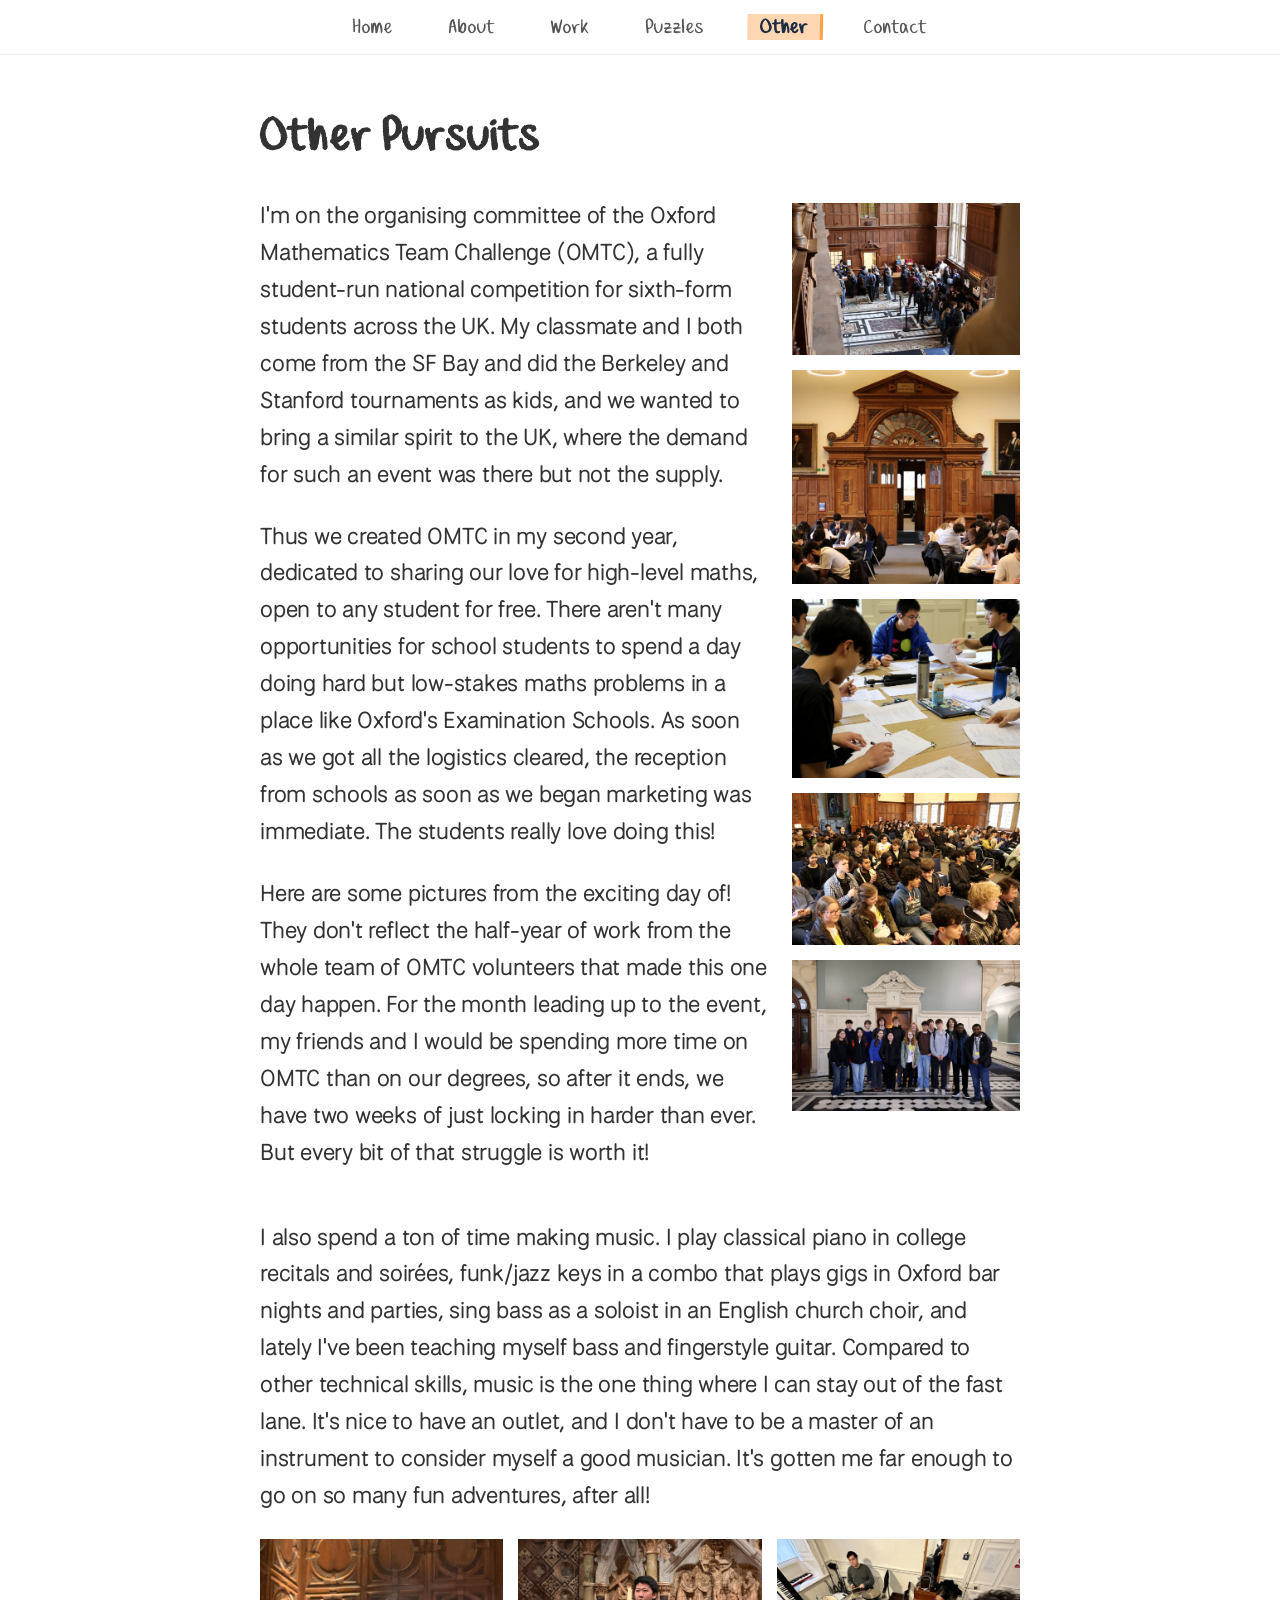
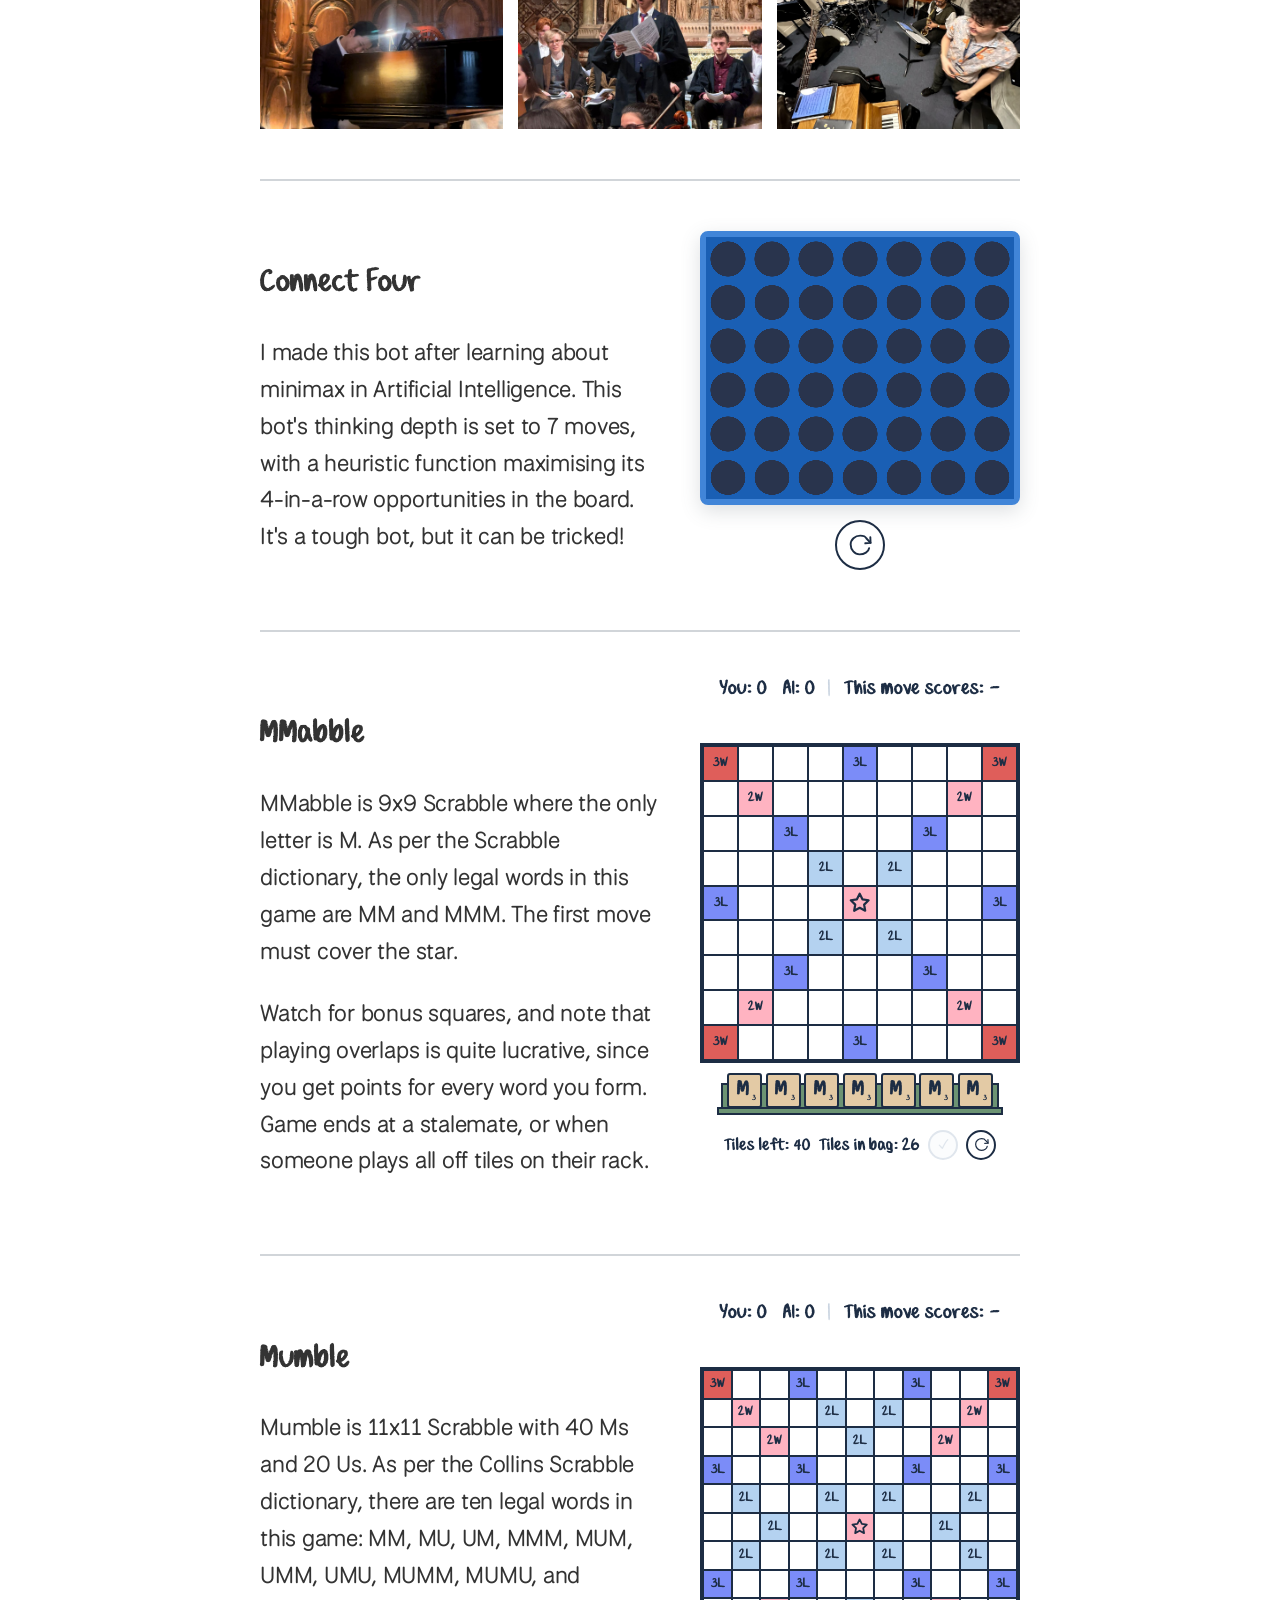
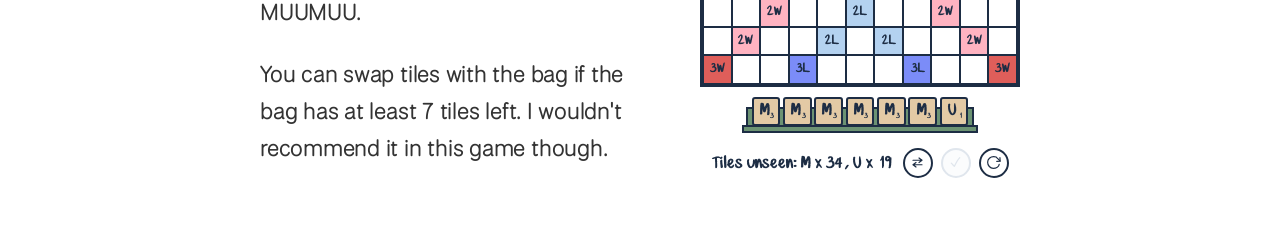
<file: other/index.html>
<!DOCTYPE html>
<html lang="en">

<head>
    <meta charset="UTF-8">
    <meta name="viewport" content="width=device-width, initial-scale=1.0">
    <title>Other Pursuits</title>
    <link rel="icon" href="../images/favicon (4).ico">
    <link rel="preconnect" href="https://fonts.googleapis.com">
    <link rel="preconnect" href="https://fonts.gstatic.com" crossorigin>
    <link rel="preload" href="../fonts/jxh3.woff2" as="font" type="font/woff2" crossorigin>
    <link rel="preload" href="../fonts/jxxword-thick.woff2" as="font" type="font/woff2" crossorigin>
    <link rel="stylesheet" href="https://fonts.googleapis.com/css2?family=National+Park:wght@300;400;500;600;700&family=Nunito:wght@300;400;500;600;700&display=swap">
    <link rel="stylesheet" id="main-stylesheet" href="../style.css?v=13">
    <script>
        if (location.hostname === 'localhost' || location.hostname === '127.0.0.1') {
            const s = document.getElementById('main-stylesheet');
            if (s) s.href = s.getAttribute('href').split('?')[0] + '?t=' + Date.now();
        }
    </script>
    <script src="../connect4.js" defer></script>
    <script src="../mmabble.js" defer></script>
    <script src="../mumble.js" defer></script>
    <script>
        (function () {
            if (sessionStorage.getItem('navigated_from_index') === 'true') {
                document.documentElement.classList.add('dock-animate-entry');
                sessionStorage.removeItem('navigated_from_index');
            }

            const fontTimeout = new Promise(resolve => setTimeout(resolve, 1500));
            const resourcesLoaded = Promise.all([
                document.fonts.ready,
                new Promise(resolve => window.addEventListener('load', resolve))
            ]);
            Promise.race([resourcesLoaded, fontTimeout]).then(() => {
                document.documentElement.classList.add('fonts-loaded');
            });
        })();
    </script>
</head>

<body>
    <nav class="subpage-nav">
        <button class="menu-toggle" aria-label="Toggle Navigation" aria-expanded="false">
            <svg class="hamburger-icon" viewBox="0 0 100 100" fill="none" stroke="currentColor" stroke-width="8"
                stroke-linecap="round">
                <path class="line-top" d="M 15 28 L 85 28" />
                <path class="line-middle" d="M 15 50 L 85 50" />
                <path class="line-bottom" d="M 15 72 L 85 72" />
            </svg>
        </button>
        <div class="nav-links">
            <a href="/">Home</a>
            <a href="/about/">About</a>
            <a href="/work/">Work</a>
            <a href="/puzzles/">Puzzles</a>
            <a href="/other/" class="active">Other</a>
            <a href="/contact/">Contact</a>
        </div>
    </nav>
    <main class="container fade-in-up">
        <h1>Other Pursuits</h1>
        <div class="omtc-section">
            <div class="omtc-gallery-right">
                <img src="../images/omtc-2.jpg" alt="OMTC 2">
                <img src="../images/omtc-1.jpg" alt="OMTC 1" loading="lazy" decoding="async">
                <img src="../images/omtc-3.jpg" alt="OMTC 3" loading="lazy" decoding="async">
                <img src="../images/omtc-5.jpg" alt="OMTC 5" loading="lazy" decoding="async">
                <img src="../images/omtc-4.jpg" alt="OMTC 4" loading="lazy" decoding="async">
            </div>
            <p>
                I'm on the organising committee of the Oxford
                Mathematics Team Challenge (OMTC), a fully student-run national competition for sixth-form students
                across
                the UK. My classmate and I both come from the SF Bay and did the Berkeley and Stanford tournaments as
                kids,
                and
                we wanted to bring a similar spirit to the UK, where the demand for such an event was there but not the
                supply. </p>

            <p>
                Thus we created OMTC in my second year, dedicated to sharing our love for high-level maths, open
                to
                any student for free. There aren't many opportunities for school students
                to spend a day doing hard but low-stakes maths problems in a place like Oxford's Examination Schools. As
                soon as we got all the logistics cleared, the reception from schools as soon as we began
                marketing was immediate. The students really love doing this!
            </p>
            <p>
                Here are some
                pictures from the exciting day of! They don't reflect the half-year of work from the whole team of OMTC
                volunteers that made this one day happen. For the month leading up to the event, my friends and I would
                be
                spending
                more time on OMTC than on our degrees, so after it ends, we have two weeks of just locking in harder
                than ever. But every bit of that struggle is worth it!
            </p>
        </div>
        <p>
            I also spend a ton of time making music. I play classical piano in college recitals and
            soirées, funk/jazz keys in a combo that plays gigs in Oxford bar nights and parties, sing bass as a soloist
            in an English church choir, and lately I've been teaching myself bass and fingerstyle guitar. Compared to
            other technical skills, music is the one thing where I can stay out of the fast lane. It's
            nice to have an outlet, and I don't have to be a master of an instrument to consider myself a good
            musician. It's gotten me far enough to go on so many fun adventures, after all!
        </p>

        <div class="music-gallery-row">
            <img src="../images/piano.jpg" alt="Piano recital" loading="lazy" decoding="async">
            <img src="../images/bach-singing-bass-solo.jpg" alt="Bach bass singing solo" loading="lazy" decoding="async">
            <img src="../images/fuzz.jpg" alt="Fuzz band performance" loading="lazy" decoding="async">
        </div>
        <!-- Section Divider -->
        <hr class="section-divider">

        <!-- Connect Four Section -->
        <div class="puzzles-layout">
            <div class="puzzles-main-content">
                <h2>Connect Four</h2>
                <p>I made this bot after learning about minimax in Artificial Intelligence. This bot's thinking depth is
                    set to 7 moves, with a heuristic function maximising its 4-in-a-row
                    opportunities in the board. It's a tough bot, but it can be tricked!</p>
            </div>

            <div class="puzzles-sidebar">
                <div class="connect4-game">
                    <div class="confetti-container" id="confetti-container"></div>
                    <div class="connect4-container">
                        <div class="tokens-container" id="tokens-container"></div>
                        <div class="board-frame" id="board-frame"></div>
                        <div class="columns-container" id="columns-container"></div>
                    </div>

                    <div class="game-controls">
                        <button id="reset-btn" class="c4-reset-btn" aria-label="Reset Game">
                            <svg viewBox="0 0 100 100" fill="none" stroke="currentColor" stroke-width="8"
                                stroke-linecap="round" stroke-linejoin="round">
                                <!-- Smoothed hand-drawn-ish bezier clockwise path -->
                                <path
                                    d="M 88 63 C 86 78, 68 89, 48 89 C 28 89, 11 70, 11 48 C 11 27, 29 11, 51 11 C 62 11, 73 15, 77 23 L 94 41" />
                                <!-- Smoothed hand-drawn-ish arrowhead -->
                                <path d="M 93 18 L 94 41 L 72 43" />
                            </svg>
                        </button>
                    </div>
                </div>
            </div>
        </div>

        <!-- Section Divider -->
        <hr class="section-divider">

        <!-- MMabble Game Section -->
        <div class="puzzles-layout mmabble-section">
            <div class="puzzles-main-content">
                <h2>MMabble</h2>
                <p>
                    MMabble is 9x9 Scrabble where the only letter is M.
                    As per the Scrabble dictionary, the only legal words in this game are MM and MMM. The first move
                    must
                    cover the star.
                </p>
                <p>
                    Watch for bonus squares, and note that playing overlaps is quite lucrative,
                    since you get points for every word you form.
                    Game ends at a stalemate, or when someone plays all off tiles on their rack.
                </p>
            </div>

            <div class="puzzles-sidebar">
                <div class="mmabble-board-wrapper">
                    <!-- MMabble Scoreboard -->
                    <div class="mmabble-scoreboard-container">
                        <span>You: <span id="mmabble-score-you" class="mmabble-scoreboard-number">0</span> &nbsp; AI:
                            <span id="mmabble-score-ai" class="mmabble-scoreboard-number">0</span></span>
                        <span class="mmabble-divider">|</span>
                        <span>This move scores: <span id="mmabble-play-points"
                                class="mmabble-scoreboard-number">0</span></span>
                    </div>
                    <div id="mmabble-ai-score-notice" class="mmabble-ai-notice"></div>

                    <div id="mmabble-board" class="mmabble-grid"></div>

                    <!-- MMabble Player Rack -->
                    <div class="mmabble-rack-container">
                        <div class="mmabble-rack-tiles" id="mmabble-rack">
                            <div class="mmabble-rack-slot" data-index="0"></div>
                            <div class="mmabble-rack-slot" data-index="1"></div>
                            <div class="mmabble-rack-slot" data-index="2"></div>
                            <div class="mmabble-rack-slot" data-index="3"></div>
                            <div class="mmabble-rack-slot" data-index="4"></div>
                            <div class="mmabble-rack-slot" data-index="5"></div>
                            <div class="mmabble-rack-slot" data-index="6"></div>
                        </div>
                        <div class="mmabble-rack-body"></div>
                        <div class="mmabble-rack-lip"></div>
                    </div>

                    <!-- MMabble Rack Status & Reset Button -->
                    <div class="mmabble-status-container">
                        <span>Tiles left: <span id="mmabble-remaining" class="mmabble-status-number">40</span></span>
                        <span>Tiles in bag: <span id="mmabble-bag" class="mmabble-status-number">26</span></span>
                        <button id="mmabble-play-btn" class="mmabble-play-btn" aria-label="Play Move" disabled>
                            <svg viewBox="0 0 100 100" fill="none" stroke="currentColor" stroke-width="8"
                                stroke-linecap="round" stroke-linejoin="round">
                                <!-- Handdrawn-like checkmark symbol -->
                                <path d="M 22 54 C 30 62, 36 70, 42 76 C 53 54, 66 28, 78 18" />
                            </svg>
                        </button>
                        <button id="mmabble-reset-btn" class="mmabble-reset-btn" aria-label="Reset Board">
                            <svg viewBox="0 0 100 100" fill="none" stroke="currentColor" stroke-width="8"
                                stroke-linecap="round" stroke-linejoin="round">
                                <path
                                    d="M 88 63 C 86 78, 68 89, 48 89 C 28 89, 11 70, 11 48 C 11 27, 29 11, 51 11 C 62 11, 73 15, 77 23 L 94 41" />
                                <path d="M 93 18 L 94 41 L 72 43" />
                            </svg>
                        </button>
                    </div>
                </div>
            </div>
        </div>

        <!-- Section Divider -->
        <hr class="section-divider">

        <!-- Mumble Game Section -->
        <div class="puzzles-layout mumble-section">
            <div class="puzzles-main-content">
                <h2>Mumble</h2>
                <p>
                    Mumble is 11x11 Scrabble with 40 Ms and 20 Us.
                    As per the Collins Scrabble dictionary, there are ten legal words in this game:
                    MM, MU, UM, MMM, MUM, UMM, UMU, MUMM, MUMU, and MUUMUU.
                </p>
                <p>
                    You can swap tiles with the bag if the bag has at least 7 tiles left.
                    I wouldn't recommend it in this game though.
                </p>
            </div>

            <div class="puzzles-sidebar">
                <div class="mumble-board-wrapper">
                    <!-- Mumble Scoreboard -->
                    <div class="mumble-scoreboard-container">
                        <span>You: <span id="mumble-score-you" class="mumble-scoreboard-number">0</span> &nbsp; AI:
                            <span id="mumble-score-ai" class="mumble-scoreboard-number">0</span></span>
                        <span class="mumble-divider">|</span>
                        <span>This move scores: <span id="mumble-play-points"
                                class="mumble-scoreboard-number">0</span></span>
                    </div>
                    <div id="mumble-ai-score-notice" class="mumble-ai-notice"></div>

                    <div id="mumble-board" class="mumble-grid"></div>

                    <!-- Mumble Player Rack -->
                    <div class="mmabble-rack-container">
                        <div class="mmabble-rack-tiles" id="mumble-rack">
                            <div class="mmabble-rack-slot" data-index="0"></div>
                            <div class="mmabble-rack-slot" data-index="1"></div>
                            <div class="mmabble-rack-slot" data-index="2"></div>
                            <div class="mmabble-rack-slot" data-index="3"></div>
                            <div class="mmabble-rack-slot" data-index="4"></div>
                            <div class="mmabble-rack-slot" data-index="5"></div>
                            <div class="mmabble-rack-slot" data-index="6"></div>
                        </div>
                        <div class="mmabble-rack-body"></div>
                        <div class="mmabble-rack-lip"></div>
                    </div>

                    <!-- Mumble Rack Status & Buttons -->
                    <div class="mumble-status-container">
                        <span>Tiles unseen: M x <span id="mumble-unseen-m" class="mumble-status-number">40</span>, U x
                            <span id="mumble-unseen-u" class="mumble-status-number">20</span></span>
                        <button id="mumble-swap-btn" class="mumble-swap-btn" aria-label="Swap Tiles" disabled>
                            <svg viewBox="0 0 100 100" fill="none" stroke="currentColor" stroke-width="8"
                                stroke-linecap="round" stroke-linejoin="round">
                                <!-- Handdrawn-like antiparallel horizontal arrows -->
                                <path d="M 20 35 L 80 35 M 80 35 L 60 20 M 80 35 L 60 50" />
                                <path d="M 80 65 L 20 65 M 20 65 L 40 50 M 20 65 L 40 80" />
                            </svg>
                        </button>
                        <button id="mumble-play-btn" class="mumble-play-btn" aria-label="Play Move" disabled>
                            <svg viewBox="0 0 100 100" fill="none" stroke="currentColor" stroke-width="8"
                                stroke-linecap="round" stroke-linejoin="round">
                                <!-- Handdrawn-like checkmark symbol -->
                                <path d="M 22 54 C 30 62, 36 70, 42 76 C 53 54, 66 28, 78 18" />
                            </svg>
                        </button>
                        <button id="mumble-reset-btn" class="mumble-reset-btn" aria-label="Reset Board">
                            <svg viewBox="0 0 100 100" fill="none" stroke="currentColor" stroke-width="8"
                                stroke-linecap="round" stroke-linejoin="round">
                                <path
                                    d="M 88 63 C 86 78, 68 89, 48 89 C 28 89, 11 70, 11 48 C 11 27, 29 11, 51 11 C 62 11, 73 15, 77 23 L 94 41" />
                                <path d="M 93 18 L 94 41 L 72 43" />
                            </svg>
                        </button>
                    </div>
                </div>
            </div>
        </div>
    </main>
    <script src="../transitions.js?v=13"></script>
</body>

</html>
</file>
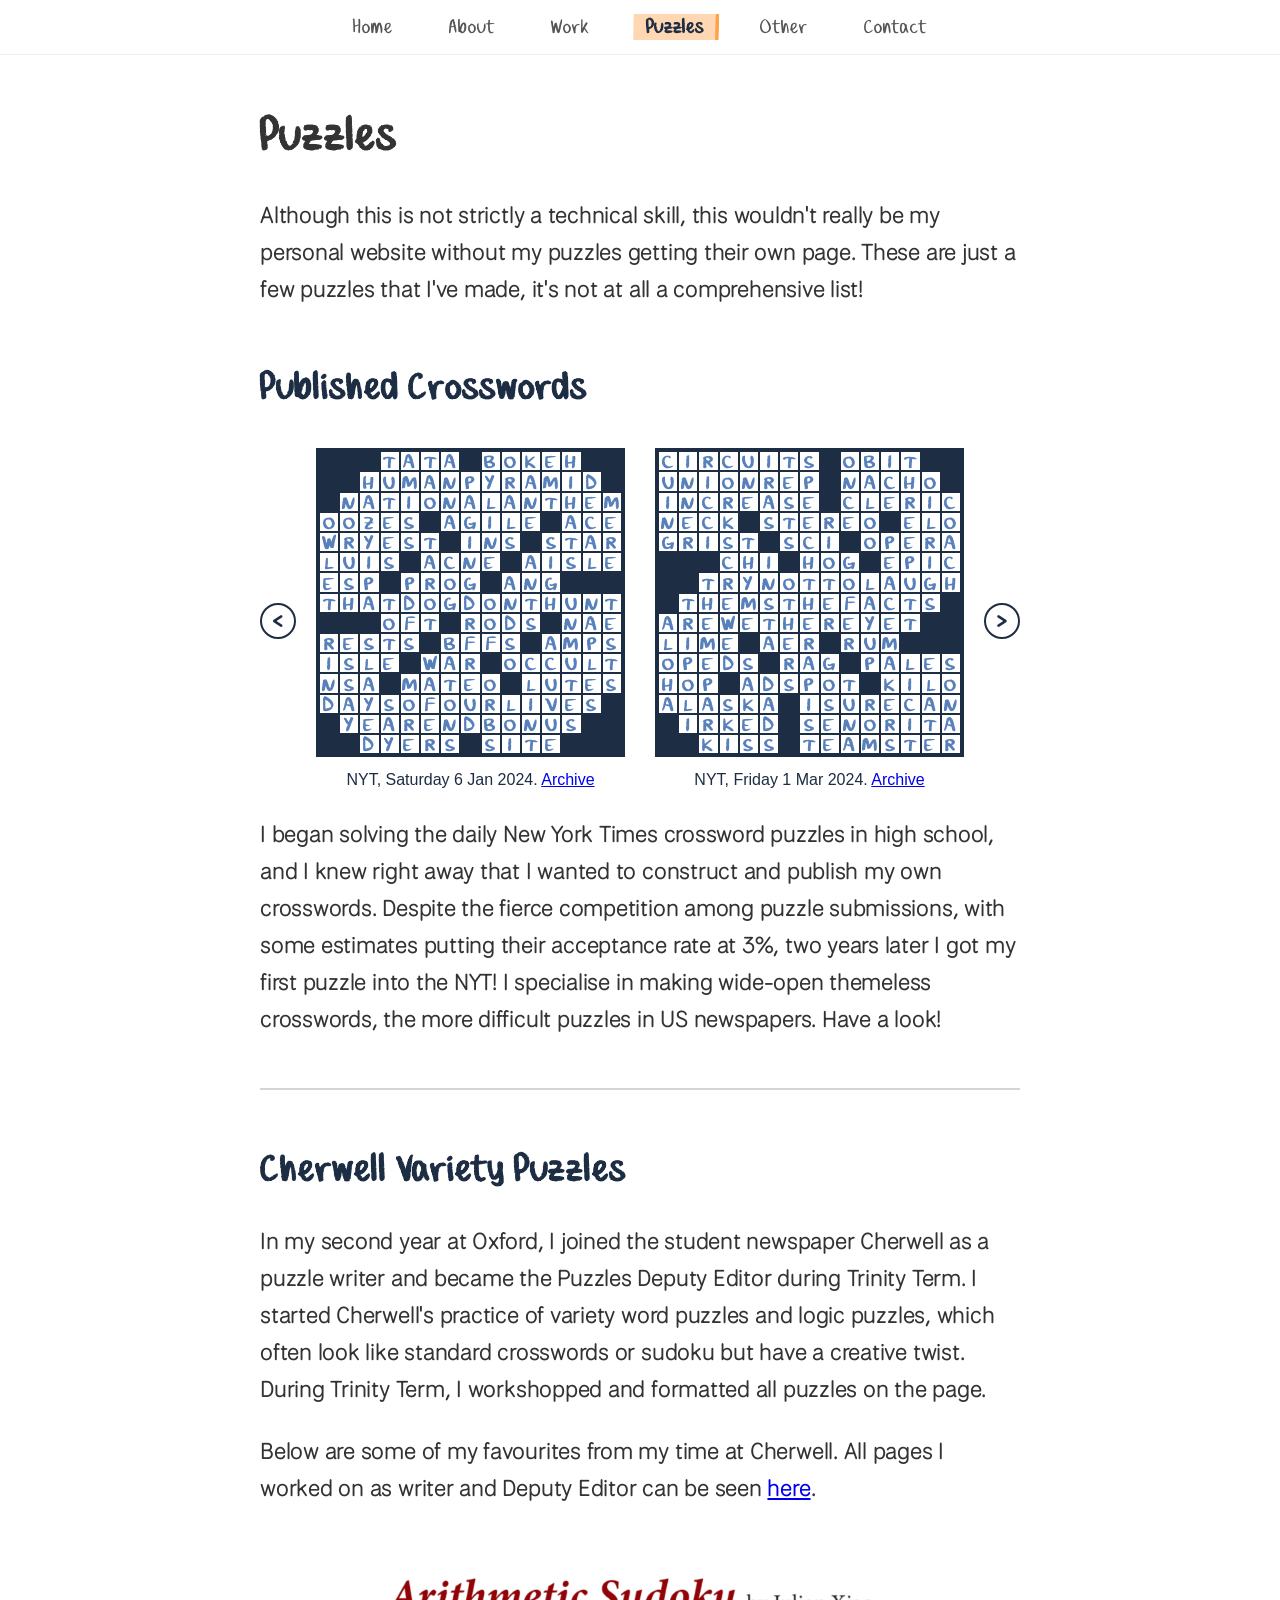
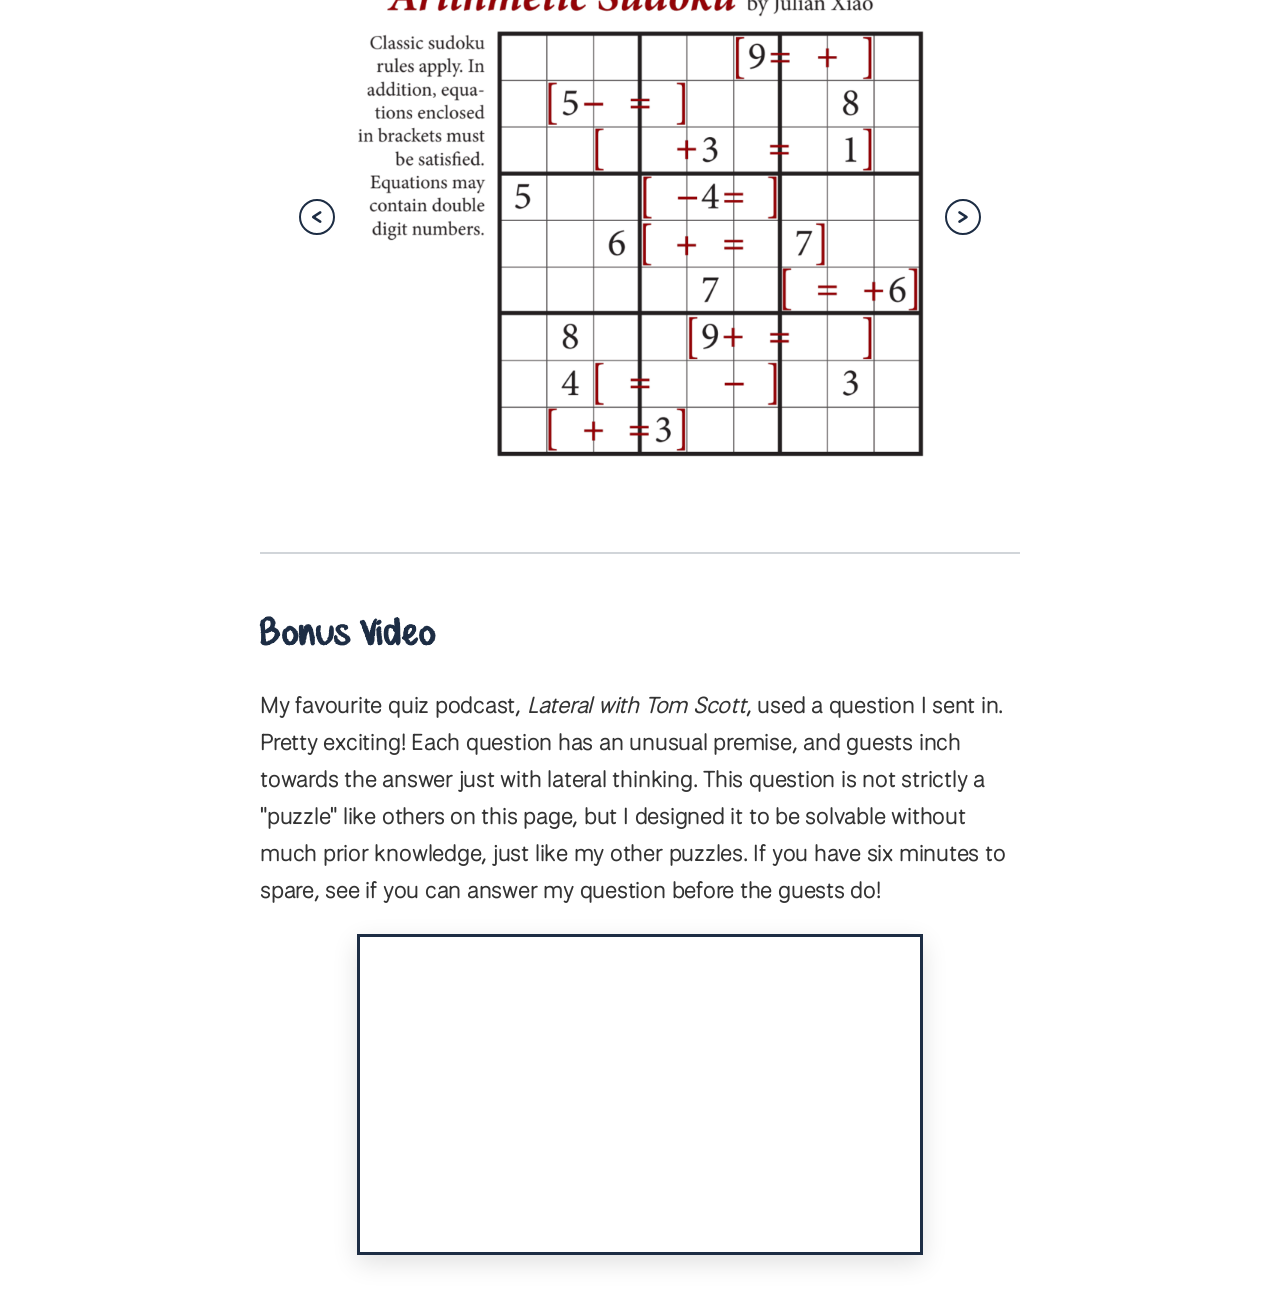
<file: puzzles/index.html>
<!DOCTYPE html>
<html lang="en">

<head>
    <meta charset="UTF-8">
    <meta name="viewport" content="width=device-width, initial-scale=1.0">
    <title>Puzzles</title>
    <link rel="icon" href="../images/favicon (4).ico">
    <link rel="preconnect" href="https://fonts.googleapis.com">
    <link rel="preconnect" href="https://fonts.gstatic.com" crossorigin>
    <link rel="preload" href="../fonts/jxh3.woff2" as="font" type="font/woff2" crossorigin>
    <link rel="preload" href="../fonts/jxxword-thick.woff2" as="font" type="font/woff2" crossorigin>
    <link rel="stylesheet" href="https://fonts.googleapis.com/css2?family=National+Park:wght@300;400;500;600;700&family=Nunito:wght@300;400;500;600;700&display=swap">
    <link rel="stylesheet" id="main-stylesheet" href="../style.css?v=13">
    <script>
        if (location.hostname === 'localhost' || location.hostname === '127.0.0.1') {
            const s = document.getElementById('main-stylesheet');
            if (s) s.href = s.getAttribute('href').split('?')[0] + '?t=' + Date.now();
        }
    </script>
    <script>
        (function () {
            if (sessionStorage.getItem('navigated_from_index') === 'true') {
                document.documentElement.classList.add('dock-animate-entry');
                sessionStorage.removeItem('navigated_from_index');
            }

            const fontTimeout = new Promise(resolve => setTimeout(resolve, 1500));
            const resourcesLoaded = Promise.all([
                document.fonts.ready,
                new Promise(resolve => window.addEventListener('load', resolve))
            ]);
            Promise.race([resourcesLoaded, fontTimeout]).then(() => {
                document.documentElement.classList.add('fonts-loaded');
            });
        })();
    </script>
</head>

<body>
    <nav class="subpage-nav">
        <button class="menu-toggle" aria-label="Toggle Navigation" aria-expanded="false">
            <svg class="hamburger-icon" viewBox="0 0 100 100" fill="none" stroke="currentColor" stroke-width="8"
                stroke-linecap="round">
                <path class="line-top" d="M 15 28 L 85 28" />
                <path class="line-middle" d="M 15 50 L 85 50" />
                <path class="line-bottom" d="M 15 72 L 85 72" />
            </svg>
        </button>
        <div class="nav-links">
            <a href="/">Home</a>
            <a href="/about/">About</a>
            <a href="/work/">Work</a>
            <a href="/puzzles/" class="active">Puzzles</a>
            <a href="/other/">Other</a>
            <a href="/contact/">Contact</a>
        </div>
    </nav>
    <main class="container fade-in-up">
        <h1>Puzzles</h1>

        <p>Although this is not strictly a technical skill, this wouldn't really be my personal website without my
            puzzles getting their own page. These are just a few puzzles that I've made, it's not at all a comprehensive
            list!
        </p>

        <!--  Published Crosswords Section -->
        <div class="nyt-section">
            <h2>Published Crosswords</h2>
            <div class="nyt-gallery-wrapper">
                <button class="nyt-nav-btn prev-btn" aria-label="Previous Grid">&lt;</button>
                <div class="nyt-viewport">
                    <div class="nyt-grids-track">
                        <div class="nyt-grid-slide">
                            <a class="crossword-grid nyt-crossword-grid nyt-clickable-grid" id="nyt-grid-1"
                                href="https://www.nytimes.com/2024/01/05/crosswords/daily-puzzle-2024-01-06.html"
                                target="_blank" rel="noopener noreferrer">
                                <!-- Row 1 -->
                                <div class="cell black"></div>
                                <div class="cell black"></div>
                                <div class="cell black"></div>
                                <div class="cell"><span class="cell-letter">T</span></div>
                                <div class="cell"><span class="cell-letter">a</span></div>
                                <div class="cell"><span class="cell-letter">T</span></div>
                                <div class="cell"><span class="cell-letter">a</span></div>
                                <div class="cell black"></div>
                                <div class="cell"><span class="cell-letter">b</span></div>
                                <div class="cell"><span class="cell-letter">O</span></div>
                                <div class="cell"><span class="cell-letter">k</span></div>
                                <div class="cell"><span class="cell-letter">E</span></div>
                                <div class="cell"><span class="cell-letter">h</span></div>
                                <div class="cell black"></div>
                                <div class="cell black"></div>
                                <!-- Row 2 -->
                                <div class="cell black"></div>
                                <div class="cell black"></div>
                                <div class="cell"><span class="cell-letter">H</span></div>
                                <div class="cell"><span class="cell-letter">u</span></div>
                                <div class="cell"><span class="cell-letter">M</span></div>
                                <div class="cell"><span class="cell-letter">a</span></div>
                                <div class="cell"><span class="cell-letter">N</span></div>
                                <div class="cell"><span class="cell-letter">p</span></div>
                                <div class="cell"><span class="cell-letter">Y</span></div>
                                <div class="cell"><span class="cell-letter">r</span></div>
                                <div class="cell"><span class="cell-letter">A</span></div>
                                <div class="cell"><span class="cell-letter">m</span></div>
                                <div class="cell"><span class="cell-letter">I</span></div>
                                <div class="cell"><span class="cell-letter">d</span></div>
                                <div class="cell black"></div>
                                <!-- Row 3 -->
                                <div class="cell black"></div>
                                <div class="cell"><span class="cell-letter">N</span></div>
                                <div class="cell"><span class="cell-letter">a</span></div>
                                <div class="cell"><span class="cell-letter">T</span></div>
                                <div class="cell"><span class="cell-letter">i</span></div>
                                <div class="cell"><span class="cell-letter">O</span></div>
                                <div class="cell"><span class="cell-letter">n</span></div>
                                <div class="cell"><span class="cell-letter">A</span></div>
                                <div class="cell"><span class="cell-letter">l</span></div>
                                <div class="cell"><span class="cell-letter">A</span></div>
                                <div class="cell"><span class="cell-letter">n</span></div>
                                <div class="cell"><span class="cell-letter">T</span></div>
                                <div class="cell"><span class="cell-letter">h</span></div>
                                <div class="cell"><span class="cell-letter">E</span></div>
                                <div class="cell"><span class="cell-letter">m</span></div>
                                <!-- Row 4 -->
                                <div class="cell"><span class="cell-letter">O</span></div>
                                <div class="cell"><span class="cell-letter">o</span></div>
                                <div class="cell"><span class="cell-letter">Z</span></div>
                                <div class="cell"><span class="cell-letter">e</span></div>
                                <div class="cell"><span class="cell-letter">S</span></div>
                                <div class="cell black"></div>
                                <div class="cell"><span class="cell-letter">A</span></div>
                                <div class="cell"><span class="cell-letter">g</span></div>
                                <div class="cell"><span class="cell-letter">I</span></div>
                                <div class="cell"><span class="cell-letter">l</span></div>
                                <div class="cell"><span class="cell-letter">E</span></div>
                                <div class="cell black"></div>
                                <div class="cell"><span class="cell-letter">A</span></div>
                                <div class="cell"><span class="cell-letter">c</span></div>
                                <div class="cell"><span class="cell-letter">E</span></div>
                                <!-- Row 5 -->
                                <div class="cell"><span class="cell-letter">w</span></div>
                                <div class="cell"><span class="cell-letter">R</span></div>
                                <div class="cell"><span class="cell-letter">y</span></div>
                                <div class="cell"><span class="cell-letter">E</span></div>
                                <div class="cell"><span class="cell-letter">s</span></div>
                                <div class="cell"><span class="cell-letter">T</span></div>
                                <div class="cell black"></div>
                                <div class="cell"><span class="cell-letter">I</span></div>
                                <div class="cell"><span class="cell-letter">n</span></div>
                                <div class="cell"><span class="cell-letter">S</span></div>
                                <div class="cell black"></div>
                                <div class="cell"><span class="cell-letter">S</span></div>
                                <div class="cell"><span class="cell-letter">t</span></div>
                                <div class="cell"><span class="cell-letter">A</span></div>
                                <div class="cell"><span class="cell-letter">r</span></div>
                                <!-- Row 6 -->
                                <div class="cell"><span class="cell-letter">L</span></div>
                                <div class="cell"><span class="cell-letter">u</span></div>
                                <div class="cell"><span class="cell-letter">I</span></div>
                                <div class="cell"><span class="cell-letter">s</span></div>
                                <div class="cell black"></div>
                                <div class="cell"><span class="cell-letter">a</span></div>
                                <div class="cell"><span class="cell-letter">C</span></div>
                                <div class="cell"><span class="cell-letter">n</span></div>
                                <div class="cell"><span class="cell-letter">E</span></div>
                                <div class="cell black"></div>
                                <div class="cell"><span class="cell-letter">A</span></div>
                                <div class="cell"><span class="cell-letter">i</span></div>
                                <div class="cell"><span class="cell-letter">S</span></div>
                                <div class="cell"><span class="cell-letter">l</span></div>
                                <div class="cell"><span class="cell-letter">E</span></div>
                                <!-- Row 7 -->
                                <div class="cell"><span class="cell-letter">e</span></div>
                                <div class="cell"><span class="cell-letter">S</span></div>
                                <div class="cell"><span class="cell-letter">p</span></div>
                                <div class="cell black"></div>
                                <div class="cell"><span class="cell-letter">p</span></div>
                                <div class="cell"><span class="cell-letter">R</span></div>
                                <div class="cell"><span class="cell-letter">o</span></div>
                                <div class="cell"><span class="cell-letter">G</span></div>
                                <div class="cell black"></div>
                                <div class="cell"><span class="cell-letter">A</span></div>
                                <div class="cell"><span class="cell-letter">n</span></div>
                                <div class="cell"><span class="cell-letter">G</span></div>
                                <div class="cell black"></div>
                                <div class="cell black"></div>
                                <div class="cell black"></div>
                                <!-- Row 8 -->
                                <div class="cell"><span class="cell-letter">T</span></div>
                                <div class="cell"><span class="cell-letter">h</span></div>
                                <div class="cell"><span class="cell-letter">A</span></div>
                                <div class="cell"><span class="cell-letter">t</span></div>
                                <div class="cell"><span class="cell-letter">D</span></div>
                                <div class="cell"><span class="cell-letter">o</span></div>
                                <div class="cell"><span class="cell-letter">G</span></div>
                                <div class="cell"><span class="cell-letter">d</span></div>
                                <div class="cell"><span class="cell-letter">O</span></div>
                                <div class="cell"><span class="cell-letter">n</span></div>
                                <div class="cell"><span class="cell-letter">T</span></div>
                                <div class="cell"><span class="cell-letter">h</span></div>
                                <div class="cell"><span class="cell-letter">U</span></div>
                                <div class="cell"><span class="cell-letter">n</span></div>
                                <div class="cell"><span class="cell-letter">T</span></div>
                                <!-- Row 9 -->
                                <div class="cell black"></div>
                                <div class="cell black"></div>
                                <div class="cell black"></div>
                                <div class="cell"><span class="cell-letter">O</span></div>
                                <div class="cell"><span class="cell-letter">f</span></div>
                                <div class="cell"><span class="cell-letter">T</span></div>
                                <div class="cell black"></div>
                                <div class="cell"><span class="cell-letter">R</span></div>
                                <div class="cell"><span class="cell-letter">o</span></div>
                                <div class="cell"><span class="cell-letter">D</span></div>
                                <div class="cell"><span class="cell-letter">s</span></div>
                                <div class="cell black"></div>
                                <div class="cell"><span class="cell-letter">n</span></div>
                                <div class="cell"><span class="cell-letter">A</span></div>
                                <div class="cell"><span class="cell-letter">e</span></div>
                                <!-- Row 10 -->
                                <div class="cell"><span class="cell-letter">R</span></div>
                                <div class="cell"><span class="cell-letter">e</span></div>
                                <div class="cell"><span class="cell-letter">S</span></div>
                                <div class="cell"><span class="cell-letter">t</span></div>
                                <div class="cell"><span class="cell-letter">S</span></div>
                                <div class="cell black"></div>
                                <div class="cell"><span class="cell-letter">B</span></div>
                                <div class="cell"><span class="cell-letter">f</span></div>
                                <div class="cell"><span class="cell-letter">F</span></div>
                                <div class="cell"><span class="cell-letter">s</span></div>
                                <div class="cell black"></div>
                                <div class="cell"><span class="cell-letter">a</span></div>
                                <div class="cell"><span class="cell-letter">M</span></div>
                                <div class="cell"><span class="cell-letter">p</span></div>
                                <div class="cell"><span class="cell-letter">S</span></div>
                                <!-- Row 11 -->
                                <div class="cell"><span class="cell-letter">i</span></div>
                                <div class="cell"><span class="cell-letter">S</span></div>
                                <div class="cell"><span class="cell-letter">l</span></div>
                                <div class="cell"><span class="cell-letter">E</span></div>
                                <div class="cell black"></div>
                                <div class="cell"><span class="cell-letter">W</span></div>
                                <div class="cell"><span class="cell-letter">a</span></div>
                                <div class="cell"><span class="cell-letter">R</span></div>
                                <div class="cell black"></div>
                                <div class="cell"><span class="cell-letter">O</span></div>
                                <div class="cell"><span class="cell-letter">c</span></div>
                                <div class="cell"><span class="cell-letter">C</span></div>
                                <div class="cell"><span class="cell-letter">u</span></div>
                                <div class="cell"><span class="cell-letter">L</span></div>
                                <div class="cell"><span class="cell-letter">t</span></div>
                                <!-- Row 12 -->
                                <div class="cell"><span class="cell-letter">N</span></div>
                                <div class="cell"><span class="cell-letter">s</span></div>
                                <div class="cell"><span class="cell-letter">A</span></div>
                                <div class="cell black"></div>
                                <div class="cell"><span class="cell-letter">M</span></div>
                                <div class="cell"><span class="cell-letter">a</span></div>
                                <div class="cell"><span class="cell-letter">T</span></div>
                                <div class="cell"><span class="cell-letter">e</span></div>
                                <div class="cell"><span class="cell-letter">O</span></div>
                                <div class="cell black"></div>
                                <div class="cell"><span class="cell-letter">L</span></div>
                                <div class="cell"><span class="cell-letter">u</span></div>
                                <div class="cell"><span class="cell-letter">T</span></div>
                                <div class="cell"><span class="cell-letter">e</span></div>
                                <div class="cell"><span class="cell-letter">S</span></div>
                                <!-- Row 13 -->
                                <div class="cell"><span class="cell-letter">d</span></div>
                                <div class="cell"><span class="cell-letter">A</span></div>
                                <div class="cell"><span class="cell-letter">y</span></div>
                                <div class="cell"><span class="cell-letter">S</span></div>
                                <div class="cell"><span class="cell-letter">o</span></div>
                                <div class="cell"><span class="cell-letter">F</span></div>
                                <div class="cell"><span class="cell-letter">o</span></div>
                                <div class="cell"><span class="cell-letter">U</span></div>
                                <div class="cell"><span class="cell-letter">r</span></div>
                                <div class="cell"><span class="cell-letter">L</span></div>
                                <div class="cell"><span class="cell-letter">i</span></div>
                                <div class="cell"><span class="cell-letter">V</span></div>
                                <div class="cell"><span class="cell-letter">e</span></div>
                                <div class="cell"><span class="cell-letter">S</span></div>
                                <div class="cell black"></div>
                                <!-- Row 14 -->
                                <div class="cell black"></div>
                                <div class="cell"><span class="cell-letter">y</span></div>
                                <div class="cell"><span class="cell-letter">E</span></div>
                                <div class="cell"><span class="cell-letter">a</span></div>
                                <div class="cell"><span class="cell-letter">R</span></div>
                                <div class="cell"><span class="cell-letter">e</span></div>
                                <div class="cell"><span class="cell-letter">N</span></div>
                                <div class="cell"><span class="cell-letter">d</span></div>
                                <div class="cell"><span class="cell-letter">B</span></div>
                                <div class="cell"><span class="cell-letter">o</span></div>
                                <div class="cell"><span class="cell-letter">N</span></div>
                                <div class="cell"><span class="cell-letter">u</span></div>
                                <div class="cell"><span class="cell-letter">S</span></div>
                                <div class="cell black"></div>
                                <div class="cell black"></div>
                                <!-- Row 15 -->
                                <div class="cell black"></div>
                                <div class="cell black"></div>
                                <div class="cell"><span class="cell-letter">d</span></div>
                                <div class="cell"><span class="cell-letter">Y</span></div>
                                <div class="cell"><span class="cell-letter">e</span></div>
                                <div class="cell"><span class="cell-letter">R</span></div>
                                <div class="cell"><span class="cell-letter">s</span></div>
                                <div class="cell black"></div>
                                <div class="cell"><span class="cell-letter">s</span></div>
                                <div class="cell"><span class="cell-letter">I</span></div>
                                <div class="cell"><span class="cell-letter">t</span></div>
                                <div class="cell"><span class="cell-letter">E</span></div>
                                <div class="cell black"></div>
                                <div class="cell black"></div>
                                <div class="cell black"></div>
                            </a>
                            <div class="nyt-grid-caption">NYT, Saturday 6 Jan 2024. <a
                                    href="https://www.crosserville.com/archive/puzzle/35684" target="_blank"
                                    rel="noopener noreferrer">Archive</a>
                            </div>
                        </div>
                        <div class="nyt-grid-slide">
                            <a class="crossword-grid nyt-crossword-grid nyt-clickable-grid" id="nyt-grid-2"
                                href="https://www.nytimes.com/2024/02/29/crosswords/daily-puzzle-2024-03-01.html"
                                target="_blank" rel="noopener noreferrer">
                                <!-- Row 1 -->
                                <div class="cell"><span class="cell-letter">c</span></div>
                                <div class="cell"><span class="cell-letter">I</span></div>
                                <div class="cell"><span class="cell-letter">r</span></div>
                                <div class="cell"><span class="cell-letter">C</span></div>
                                <div class="cell"><span class="cell-letter">u</span></div>
                                <div class="cell"><span class="cell-letter">I</span></div>
                                <div class="cell"><span class="cell-letter">t</span></div>
                                <div class="cell"><span class="cell-letter">S</span></div>
                                <div class="cell black"></div>
                                <div class="cell"><span class="cell-letter">O</span></div>
                                <div class="cell"><span class="cell-letter">b</span></div>
                                <div class="cell"><span class="cell-letter">I</span></div>
                                <div class="cell"><span class="cell-letter">t</span></div>
                                <div class="cell black"></div>
                                <div class="cell black"></div>
                                <!-- Row 2 -->
                                <div class="cell"><span class="cell-letter">U</span></div>
                                <div class="cell"><span class="cell-letter">n</span></div>
                                <div class="cell"><span class="cell-letter">I</span></div>
                                <div class="cell"><span class="cell-letter">o</span></div>
                                <div class="cell"><span class="cell-letter">N</span></div>
                                <div class="cell"><span class="cell-letter">r</span></div>
                                <div class="cell"><span class="cell-letter">E</span></div>
                                <div class="cell"><span class="cell-letter">p</span></div>
                                <div class="cell black"></div>
                                <div class="cell"><span class="cell-letter">n</span></div>
                                <div class="cell"><span class="cell-letter">A</span></div>
                                <div class="cell"><span class="cell-letter">c</span></div>
                                <div class="cell"><span class="cell-letter">H</span></div>
                                <div class="cell"><span class="cell-letter">o</span></div>
                                <div class="cell black"></div>
                                <!-- Row 3 -->
                                <div class="cell"><span class="cell-letter">i</span></div>
                                <div class="cell"><span class="cell-letter">N</span></div>
                                <div class="cell"><span class="cell-letter">c</span></div>
                                <div class="cell"><span class="cell-letter">R</span></div>
                                <div class="cell"><span class="cell-letter">e</span></div>
                                <div class="cell"><span class="cell-letter">A</span></div>
                                <div class="cell"><span class="cell-letter">s</span></div>
                                <div class="cell"><span class="cell-letter">E</span></div>
                                <div class="cell black"></div>
                                <div class="cell"><span class="cell-letter">C</span></div>
                                <div class="cell"><span class="cell-letter">l</span></div>
                                <div class="cell"><span class="cell-letter">E</span></div>
                                <div class="cell"><span class="cell-letter">r</span></div>
                                <div class="cell"><span class="cell-letter">I</span></div>
                                <div class="cell"><span class="cell-letter">c</span></div>
                                <!-- Row 4 -->
                                <div class="cell"><span class="cell-letter">N</span></div>
                                <div class="cell"><span class="cell-letter">e</span></div>
                                <div class="cell"><span class="cell-letter">C</span></div>
                                <div class="cell"><span class="cell-letter">k</span></div>
                                <div class="cell black"></div>
                                <div class="cell"><span class="cell-letter">s</span></div>
                                <div class="cell"><span class="cell-letter">T</span></div>
                                <div class="cell"><span class="cell-letter">e</span></div>
                                <div class="cell"><span class="cell-letter">R</span></div>
                                <div class="cell"><span class="cell-letter">e</span></div>
                                <div class="cell"><span class="cell-letter">O</span></div>
                                <div class="cell black"></div>
                                <div class="cell"><span class="cell-letter">E</span></div>
                                <div class="cell"><span class="cell-letter">l</span></div>
                                <div class="cell"><span class="cell-letter">O</span></div>
                                <!-- Row 5 -->
                                <div class="cell"><span class="cell-letter">g</span></div>
                                <div class="cell"><span class="cell-letter">R</span></div>
                                <div class="cell"><span class="cell-letter">i</span></div>
                                <div class="cell"><span class="cell-letter">S</span></div>
                                <div class="cell"><span class="cell-letter">t</span></div>
                                <div class="cell black"></div>
                                <div class="cell"><span class="cell-letter">s</span></div>
                                <div class="cell"><span class="cell-letter">C</span></div>
                                <div class="cell"><span class="cell-letter">i</span></div>
                                <div class="cell black"></div>
                                <div class="cell"><span class="cell-letter">o</span></div>
                                <div class="cell"><span class="cell-letter">P</span></div>
                                <div class="cell"><span class="cell-letter">e</span></div>
                                <div class="cell"><span class="cell-letter">R</span></div>
                                <div class="cell"><span class="cell-letter">a</span></div>
                                <!-- Row 6 -->
                                <div class="cell black"></div>
                                <div class="cell black"></div>
                                <div class="cell black"></div>
                                <div class="cell"><span class="cell-letter">c</span></div>
                                <div class="cell"><span class="cell-letter">H</span></div>
                                <div class="cell"><span class="cell-letter">i</span></div>
                                <div class="cell black"></div>
                                <div class="cell"><span class="cell-letter">h</span></div>
                                <div class="cell"><span class="cell-letter">O</span></div>
                                <div class="cell"><span class="cell-letter">g</span></div>
                                <div class="cell black"></div>
                                <div class="cell"><span class="cell-letter">e</span></div>
                                <div class="cell"><span class="cell-letter">P</span></div>
                                <div class="cell"><span class="cell-letter">i</span></div>
                                <div class="cell"><span class="cell-letter">C</span></div>
                                <!-- Row 7 -->
                                <div class="cell black"></div>
                                <div class="cell black"></div>
                                <div class="cell"><span class="cell-letter">t</span></div>
                                <div class="cell"><span class="cell-letter">R</span></div>
                                <div class="cell"><span class="cell-letter">y</span></div>
                                <div class="cell"><span class="cell-letter">N</span></div>
                                <div class="cell"><span class="cell-letter">o</span></div>
                                <div class="cell"><span class="cell-letter">T</span></div>
                                <div class="cell"><span class="cell-letter">t</span></div>
                                <div class="cell"><span class="cell-letter">O</span></div>
                                <div class="cell"><span class="cell-letter">l</span></div>
                                <div class="cell"><span class="cell-letter">A</span></div>
                                <div class="cell"><span class="cell-letter">u</span></div>
                                <div class="cell"><span class="cell-letter">G</span></div>
                                <div class="cell"><span class="cell-letter">h</span></div>
                                <!-- Row 8 -->
                                <div class="cell black"></div>
                                <div class="cell"><span class="cell-letter">t</span></div>
                                <div class="cell"><span class="cell-letter">H</span></div>
                                <div class="cell"><span class="cell-letter">e</span></div>
                                <div class="cell"><span class="cell-letter">M</span></div>
                                <div class="cell"><span class="cell-letter">s</span></div>
                                <div class="cell"><span class="cell-letter">T</span></div>
                                <div class="cell"><span class="cell-letter">h</span></div>
                                <div class="cell"><span class="cell-letter">E</span></div>
                                <div class="cell"><span class="cell-letter">f</span></div>
                                <div class="cell"><span class="cell-letter">A</span></div>
                                <div class="cell"><span class="cell-letter">c</span></div>
                                <div class="cell"><span class="cell-letter">T</span></div>
                                <div class="cell"><span class="cell-letter">s</span></div>
                                <div class="cell black"></div>
                                <!-- Row 9 -->
                                <div class="cell"><span class="cell-letter">a</span></div>
                                <div class="cell"><span class="cell-letter">R</span></div>
                                <div class="cell"><span class="cell-letter">e</span></div>
                                <div class="cell"><span class="cell-letter">W</span></div>
                                <div class="cell"><span class="cell-letter">e</span></div>
                                <div class="cell"><span class="cell-letter">T</span></div>
                                <div class="cell"><span class="cell-letter">h</span></div>
                                <div class="cell"><span class="cell-letter">E</span></div>
                                <div class="cell"><span class="cell-letter">r</span></div>
                                <div class="cell"><span class="cell-letter">E</span></div>
                                <div class="cell"><span class="cell-letter">y</span></div>
                                <div class="cell"><span class="cell-letter">E</span></div>
                                <div class="cell"><span class="cell-letter">t</span></div>
                                <div class="cell black"></div>
                                <div class="cell black"></div>
                                <!-- Row 10 -->
                                <div class="cell"><span class="cell-letter">L</span></div>
                                <div class="cell"><span class="cell-letter">i</span></div>
                                <div class="cell"><span class="cell-letter">M</span></div>
                                <div class="cell"><span class="cell-letter">e</span></div>
                                <div class="cell black"></div>
                                <div class="cell"><span class="cell-letter">a</span></div>
                                <div class="cell"><span class="cell-letter">E</span></div>
                                <div class="cell"><span class="cell-letter">r</span></div>
                                <div class="cell black"></div>
                                <div class="cell"><span class="cell-letter">r</span></div>
                                <div class="cell"><span class="cell-letter">U</span></div>
                                <div class="cell"><span class="cell-letter">m</span></div>
                                <div class="cell black"></div>
                                <div class="cell black"></div>
                                <div class="cell black"></div>
                                <!-- Row 11 -->
                                <div class="cell"><span class="cell-letter">o</span></div>
                                <div class="cell"><span class="cell-letter">P</span></div>
                                <div class="cell"><span class="cell-letter">e</span></div>
                                <div class="cell"><span class="cell-letter">D</span></div>
                                <div class="cell"><span class="cell-letter">s</span></div>
                                <div class="cell black"></div>
                                <div class="cell"><span class="cell-letter">r</span></div>
                                <div class="cell"><span class="cell-letter">A</span></div>
                                <div class="cell"><span class="cell-letter">g</span></div>
                                <div class="cell black"></div>
                                <div class="cell"><span class="cell-letter">p</span></div>
                                <div class="cell"><span class="cell-letter">A</span></div>
                                <div class="cell"><span class="cell-letter">l</span></div>
                                <div class="cell"><span class="cell-letter">E</span></div>
                                <div class="cell"><span class="cell-letter">s</span></div>
                                <!-- Row 12 -->
                                <div class="cell"><span class="cell-letter">H</span></div>
                                <div class="cell"><span class="cell-letter">o</span></div>
                                <div class="cell"><span class="cell-letter">P</span></div>
                                <div class="cell black"></div>
                                <div class="cell"><span class="cell-letter">A</span></div>
                                <div class="cell"><span class="cell-letter">d</span></div>
                                <div class="cell"><span class="cell-letter">S</span></div>
                                <div class="cell"><span class="cell-letter">p</span></div>
                                <div class="cell"><span class="cell-letter">O</span></div>
                                <div class="cell"><span class="cell-letter">t</span></div>
                                <div class="cell black"></div>
                                <div class="cell"><span class="cell-letter">k</span></div>
                                <div class="cell"><span class="cell-letter">I</span></div>
                                <div class="cell"><span class="cell-letter">l</span></div>
                                <div class="cell"><span class="cell-letter">O</span></div>
                                <!-- Row 13 -->
                                <div class="cell"><span class="cell-letter">a</span></div>
                                <div class="cell"><span class="cell-letter">L</span></div>
                                <div class="cell"><span class="cell-letter">a</span></div>
                                <div class="cell"><span class="cell-letter">S</span></div>
                                <div class="cell"><span class="cell-letter">k</span></div>
                                <div class="cell"><span class="cell-letter">A</span></div>
                                <div class="cell black"></div>
                                <div class="cell"><span class="cell-letter">I</span></div>
                                <div class="cell"><span class="cell-letter">s</span></div>
                                <div class="cell"><span class="cell-letter">U</span></div>
                                <div class="cell"><span class="cell-letter">r</span></div>
                                <div class="cell"><span class="cell-letter">E</span></div>
                                <div class="cell"><span class="cell-letter">c</span></div>
                                <div class="cell"><span class="cell-letter">A</span></div>
                                <div class="cell"><span class="cell-letter">n</span></div>
                                <!-- Row 14 -->
                                <div class="cell black"></div>
                                <div class="cell"><span class="cell-letter">i</span></div>
                                <div class="cell"><span class="cell-letter">R</span></div>
                                <div class="cell"><span class="cell-letter">k</span></div>
                                <div class="cell"><span class="cell-letter">E</span></div>
                                <div class="cell"><span class="cell-letter">d</span></div>
                                <div class="cell black"></div>
                                <div class="cell"><span class="cell-letter">s</span></div>
                                <div class="cell"><span class="cell-letter">E</span></div>
                                <div class="cell"><span class="cell-letter">n</span></div>
                                <div class="cell"><span class="cell-letter">O</span></div>
                                <div class="cell"><span class="cell-letter">r</span></div>
                                <div class="cell"><span class="cell-letter">I</span></div>
                                <div class="cell"><span class="cell-letter">t</span></div>
                                <div class="cell"><span class="cell-letter">A</span></div>
                                <!-- Row 15 -->
                                <div class="cell black"></div>
                                <div class="cell black"></div>
                                <div class="cell"><span class="cell-letter">k</span></div>
                                <div class="cell"><span class="cell-letter">I</span></div>
                                <div class="cell"><span class="cell-letter">s</span></div>
                                <div class="cell"><span class="cell-letter">S</span></div>
                                <div class="cell black"></div>
                                <div class="cell"><span class="cell-letter">T</span></div>
                                <div class="cell"><span class="cell-letter">e</span></div>
                                <div class="cell"><span class="cell-letter">A</span></div>
                                <div class="cell"><span class="cell-letter">m</span></div>
                                <div class="cell"><span class="cell-letter">S</span></div>
                                <div class="cell"><span class="cell-letter">t</span></div>
                                <div class="cell"><span class="cell-letter">E</span></div>
                                <div class="cell"><span class="cell-letter">r</span></div>
                            </a>
                            <div class="nyt-grid-caption">NYT, Friday 1 Mar 2024. <a
                                    href="http://crosserville.com/archive/puzzle/36059" target="_blank"
                                    rel="noopener noreferrer">Archive</a>
                            </div>
                        </div>
                        <div class="nyt-grid-slide">
                            <a class="crossword-grid nyt-crossword-grid nyt-clickable-grid" id="nyt-grid-3"
                                href="https://www.nytimes.com/2026/09/03/crosswords/daily-puzzle-2026-09-04.html"
                                target="_blank" rel="noopener noreferrer">
                                <!-- Row 1 -->
                                <div class="cell"><span class="cell-letter">j</span></div>
                                <div class="cell"><span class="cell-letter">E</span></div>
                                <div class="cell"><span class="cell-letter">n</span></div>
                                <div class="cell"><span class="cell-letter">G</span></div>
                                <div class="cell"><span class="cell-letter">a</span></div>
                                <div class="cell"><span class="cell-letter">T</span></div>
                                <div class="cell"><span class="cell-letter">o</span></div>
                                <div class="cell"><span class="cell-letter">W</span></div>
                                <div class="cell"><span class="cell-letter">e</span></div>
                                <div class="cell"><span class="cell-letter">R</span></div>
                                <div class="cell black"></div>
                                <div class="cell"><span class="cell-letter">A</span></div>
                                <div class="cell"><span class="cell-letter">c</span></div>
                                <div class="cell"><span class="cell-letter">E</span></div>
                                <div class="cell"><span class="cell-letter">d</span></div>
                                <!-- Row 2 -->
                                <div class="cell"><span class="cell-letter">I</span></div>
                                <div class="cell"><span class="cell-letter">n</span></div>
                                <div class="cell"><span class="cell-letter">A</span></div>
                                <div class="cell"><span class="cell-letter">u</span></div>
                                <div class="cell"><span class="cell-letter">G</span></div>
                                <div class="cell"><span class="cell-letter">u</span></div>
                                <div class="cell"><span class="cell-letter">R</span></div>
                                <div class="cell"><span class="cell-letter">a</span></div>
                                <div class="cell"><span class="cell-letter">T</span></div>
                                <div class="cell"><span class="cell-letter">e</span></div>
                                <div class="cell black"></div>
                                <div class="cell"><span class="cell-letter">m</span></div>
                                <div class="cell"><span class="cell-letter">O</span></div>
                                <div class="cell"><span class="cell-letter">v</span></div>
                                <div class="cell"><span class="cell-letter">E</span></div>
                                <!-- Row 3 -->
                                <div class="cell"><span class="cell-letter">n</span></div>
                                <div class="cell"><span class="cell-letter">A</span></div>
                                <div class="cell"><span class="cell-letter">t</span></div>
                                <div class="cell"><span class="cell-letter">I</span></div>
                                <div class="cell"><span class="cell-letter">o</span></div>
                                <div class="cell"><span class="cell-letter">N</span></div>
                                <div class="cell"><span class="cell-letter">a</span></div>
                                <div class="cell"><span class="cell-letter">L</span></div>
                                <div class="cell"><span class="cell-letter">t</span></div>
                                <div class="cell"><span class="cell-letter">V</span></div>
                                <div class="cell black"></div>
                                <div class="cell"><span class="cell-letter">I</span></div>
                                <div class="cell"><span class="cell-letter">r</span></div>
                                <div class="cell"><span class="cell-letter">I</span></div>
                                <div class="cell"><span class="cell-letter">s</span></div>
                                <!-- Row 4 -->
                                <div class="cell"><span class="cell-letter">G</span></div>
                                <div class="cell"><span class="cell-letter">m</span></div>
                                <div class="cell"><span class="cell-letter">A</span></div>
                                <div class="cell"><span class="cell-letter">n</span></div>
                                <div class="cell black"></div>
                                <div class="cell"><span class="cell-letter">e</span></div>
                                <div class="cell"><span class="cell-letter">L</span></div>
                                <div class="cell"><span class="cell-letter">l</span></div>
                                <div class="cell"><span class="cell-letter">A</span></div>
                                <div class="cell black"></div>
                                <div class="cell"><span class="cell-letter">S</span></div>
                                <div class="cell"><span class="cell-letter">w</span></div>
                                <div class="cell"><span class="cell-letter">O</span></div>
                                <div class="cell"><span class="cell-letter">l</span></div>
                                <div class="cell"><span class="cell-letter">E</span></div>
                                <!-- Row 5 -->
                                <div class="cell"><span class="cell-letter">l</span></div>
                                <div class="cell"><span class="cell-letter">O</span></div>
                                <div class="cell"><span class="cell-letter">s</span></div>
                                <div class="cell"><span class="cell-letter">E</span></div>
                                <div class="cell"><span class="cell-letter">s</span></div>
                                <div class="cell black"></div>
                                <div class="cell"><span class="cell-letter">s</span></div>
                                <div class="cell"><span class="cell-letter">O</span></div>
                                <div class="cell"><span class="cell-letter">j</span></div>
                                <div class="cell"><span class="cell-letter">O</span></div>
                                <div class="cell"><span class="cell-letter">u</span></div>
                                <div class="cell"><span class="cell-letter">R</span></div>
                                <div class="cell"><span class="cell-letter">n</span></div>
                                <div class="cell"><span class="cell-letter">E</span></div>
                                <div class="cell"><span class="cell-letter">r</span></div>
                                <!-- Row 6 -->
                                <div class="cell"><span class="cell-letter">E</span></div>
                                <div class="cell"><span class="cell-letter">r</span></div>
                                <div class="cell"><span class="cell-letter">H</span></div>
                                <div class="cell"><span class="cell-letter">a</span></div>
                                <div class="cell"><span class="cell-letter">R</span></div>
                                <div class="cell"><span class="cell-letter">d</span></div>
                                <div class="cell black"></div>
                                <div class="cell"><span class="cell-letter">p</span></div>
                                <div class="cell"><span class="cell-letter">A</span></div>
                                <div class="cell"><span class="cell-letter">n</span></div>
                                <div class="cell"><span class="cell-letter">R</span></div>
                                <div class="cell"><span class="cell-letter">o</span></div>
                                <div class="cell"><span class="cell-letter">A</span></div>
                                <div class="cell"><span class="cell-letter">s</span></div>
                                <div class="cell"><span class="cell-letter">T</span></div>
                                <!-- Row 7 -->
                                <div class="cell"><span class="cell-letter">s</span></div>
                                <div class="cell"><span class="cell-letter">S</span></div>
                                <div class="cell"><span class="cell-letter">a</span></div>
                                <div class="cell black"></div>
                                <div class="cell"><span class="cell-letter">i</span></div>
                                <div class="cell"><span class="cell-letter">R</span></div>
                                <div class="cell"><span class="cell-letter">s</span></div>
                                <div class="cell black"></div>
                                <div class="cell"><span class="cell-letter">m</span></div>
                                <div class="cell"><span class="cell-letter">A</span></div>
                                <div class="cell"><span class="cell-letter">g</span></div>
                                <div class="cell"><span class="cell-letter">N</span></div>
                                <div class="cell"><span class="cell-letter">e</span></div>
                                <div class="cell"><span class="cell-letter">T</span></div>
                                <div class="cell"><span class="cell-letter">s</span></div>
                                <!-- Row 8 -->
                                <div class="cell black"></div>
                                <div class="cell black"></div>
                                <div class="cell black"></div>
                                <div class="cell"><span class="cell-letter">s</span></div>
                                <div class="cell"><span class="cell-letter">L</span></div>
                                <div class="cell"><span class="cell-letter">a</span></div>
                                <div class="cell"><span class="cell-letter">P</span></div>
                                <div class="cell black"></div>
                                <div class="cell"><span class="cell-letter">E</span></div>
                                <div class="cell"><span class="cell-letter">c</span></div>
                                <div class="cell"><span class="cell-letter">I</span></div>
                                <div class="cell"><span class="cell-letter">g</span></div>
                                <div class="cell black"></div>
                                <div class="cell black"></div>
                                <div class="cell black"></div>
                                <!-- Row 9 -->
                                <div class="cell"><span class="cell-letter">p</span></div>
                                <div class="cell"><span class="cell-letter">O</span></div>
                                <div class="cell"><span class="cell-letter">t</span></div>
                                <div class="cell"><span class="cell-letter">T</span></div>
                                <div class="cell"><span class="cell-letter">a</span></div>
                                <div class="cell"><span class="cell-letter">G</span></div>
                                <div class="cell"><span class="cell-letter">e</span></div>
                                <div class="cell black"></div>
                                <div class="cell"><span class="cell-letter">s</span></div>
                                <div class="cell"><span class="cell-letter">I</span></div>
                                <div class="cell"><span class="cell-letter">c</span></div>
                                <div class="cell black"></div>
                                <div class="cell"><span class="cell-letter">v</span></div>
                                <div class="cell"><span class="cell-letter">E</span></div>
                                <div class="cell"><span class="cell-letter">g</span></div>
                                <!-- Row 10 -->
                                <div class="cell"><span class="cell-letter">U</span></div>
                                <div class="cell"><span class="cell-letter">n</span></div>
                                <div class="cell"><span class="cell-letter">H</span></div>
                                <div class="cell"><span class="cell-letter">i</span></div>
                                <div class="cell"><span class="cell-letter">N</span></div>
                                <div class="cell"><span class="cell-letter">g</span></div>
                                <div class="cell"><span class="cell-letter">E</span></div>
                                <div class="cell"><span class="cell-letter">s</span></div>
                                <div class="cell black"></div>
                                <div class="cell"><span class="cell-letter">d</span></div>
                                <div class="cell"><span class="cell-letter">A</span></div>
                                <div class="cell"><span class="cell-letter">t</span></div>
                                <div class="cell"><span class="cell-letter">I</span></div>
                                <div class="cell"><span class="cell-letter">v</span></div>
                                <div class="cell"><span class="cell-letter">E</span></div>
                                <!-- Row 11 -->
                                <div class="cell"><span class="cell-letter">s</span></div>
                                <div class="cell"><span class="cell-letter">L</span></div>
                                <div class="cell"><span class="cell-letter">i</span></div>
                                <div class="cell"><span class="cell-letter">N</span></div>
                                <div class="cell"><span class="cell-letter">k</span></div>
                                <div class="cell"><span class="cell-letter">Y</span></div>
                                <div class="cell"><span class="cell-letter">d</span></div>
                                <div class="cell"><span class="cell-letter">O</span></div>
                                <div class="cell"><span class="cell-letter">g</span></div>
                                <div class="cell black"></div>
                                <div class="cell"><span class="cell-letter">l</span></div>
                                <div class="cell"><span class="cell-letter">A</span></div>
                                <div class="cell"><span class="cell-letter">t</span></div>
                                <div class="cell"><span class="cell-letter">I</span></div>
                                <div class="cell"><span class="cell-letter">n</span></div>
                                <!-- Row 12 -->
                                <div class="cell"><span class="cell-letter">H</span></div>
                                <div class="cell"><span class="cell-letter">e</span></div>
                                <div class="cell"><span class="cell-letter">C</span></div>
                                <div class="cell"><span class="cell-letter">k</span></div>
                                <div class="cell"><span class="cell-letter">A</span></div>
                                <div class="cell black"></div>
                                <div class="cell"><span class="cell-letter">S</span></div>
                                <div class="cell"><span class="cell-letter">l</span></div>
                                <div class="cell"><span class="cell-letter">U</span></div>
                                <div class="cell"><span class="cell-letter">r</span></div>
                                <div class="cell black"></div>
                                <div class="cell"><span class="cell-letter">m</span></div>
                                <div class="cell"><span class="cell-letter">A</span></div>
                                <div class="cell"><span class="cell-letter">d</span></div>
                                <div class="cell"><span class="cell-letter">E</span></div>
                                <!-- Row 13 -->
                                <div class="cell"><span class="cell-letter">t</span></div>
                                <div class="cell"><span class="cell-letter">A</span></div>
                                <div class="cell"><span class="cell-letter">k</span></div>
                                <div class="cell"><span class="cell-letter">E</span></div>
                                <div class="cell black"></div>
                                <div class="cell"><span class="cell-letter">A</span></div>
                                <div class="cell"><span class="cell-letter">t</span></div>
                                <div class="cell"><span class="cell-letter">A</span></div>
                                <div class="cell"><span class="cell-letter">r</span></div>
                                <div class="cell"><span class="cell-letter">I</span></div>
                                <div class="cell"><span class="cell-letter">g</span></div>
                                <div class="cell"><span class="cell-letter">A</span></div>
                                <div class="cell"><span class="cell-letter">m</span></div>
                                <div class="cell"><span class="cell-letter">E</span></div>
                                <div class="cell"><span class="cell-letter">s</span></div>
                                <!-- Row 14 -->
                                <div class="cell"><span class="cell-letter">O</span></div>
                                <div class="cell"><span class="cell-letter">v</span></div>
                                <div class="cell"><span class="cell-letter">E</span></div>
                                <div class="cell"><span class="cell-letter">r</span></div>
                                <div class="cell black"></div>
                                <div class="cell"><span class="cell-letter">s</span></div>
                                <div class="cell"><span class="cell-letter">E</span></div>
                                <div class="cell"><span class="cell-letter">c</span></div>
                                <div class="cell"><span class="cell-letter">U</span></div>
                                <div class="cell"><span class="cell-letter">r</span></div>
                                <div class="cell"><span class="cell-letter">E</span></div>
                                <div class="cell"><span class="cell-letter">l</span></div>
                                <div class="cell"><span class="cell-letter">I</span></div>
                                <div class="cell"><span class="cell-letter">n</span></div>
                                <div class="cell"><span class="cell-letter">E</span></div>
                                <!-- Row 15 -->
                                <div class="cell"><span class="cell-letter">y</span></div>
                                <div class="cell"><span class="cell-letter">E</span></div>
                                <div class="cell"><span class="cell-letter">n</span></div>
                                <div class="cell"><span class="cell-letter">S</span></div>
                                <div class="cell black"></div>
                                <div class="cell"><span class="cell-letter">P</span></div>
                                <div class="cell"><span class="cell-letter">r</span></div>
                                <div class="cell"><span class="cell-letter">E</span></div>
                                <div class="cell"><span class="cell-letter">s</span></div>
                                <div class="cell"><span class="cell-letter">I</span></div>
                                <div class="cell"><span class="cell-letter">d</span></div>
                                <div class="cell"><span class="cell-letter">E</span></div>
                                <div class="cell"><span class="cell-letter">n</span></div>
                                <div class="cell"><span class="cell-letter">T</span></div>
                                <div class="cell"><span class="cell-letter">s</span></div>
                            </a>
                            <div class="nyt-grid-caption">NYT, Friday 4 Sep 2026. <a
                                    href="https://www.crosserville.com/archive/puzzle/43147" target="_blank"
                                    rel="noopener noreferrer">Archive</a>
                            </div>
                        </div>
                        <div class="nyt-grid-slide">
                            <div class="crossword-grid nyt-crossword-grid spoiler-hidden" id="nyt-grid-4">
                                <!-- Row 1 -->
                                <div class="cell"><span class="cell-letter">s</span></div>
                                <div class="cell"><span class="cell-letter">H</span></div>
                                <div class="cell"><span class="cell-letter">e</span></div>
                                <div class="cell"><span class="cell-letter">D</span></div>
                                <div class="cell black"></div>
                                <div class="cell"><span class="cell-letter">C</span></div>
                                <div class="cell"><span class="cell-letter">h</span></div>
                                <div class="cell"><span class="cell-letter">I</span></div>
                                <div class="cell"><span class="cell-letter">c</span></div>
                                <div class="cell black"></div>
                                <div class="cell"><span class="cell-letter">d</span></div>
                                <div class="cell"><span class="cell-letter">E</span></div>
                                <div class="cell"><span class="cell-letter">p</span></div>
                                <div class="cell"><span class="cell-letter">O</span></div>
                                <div class="cell"><span class="cell-letter">t</span></div>
                                <!-- Row 2 -->
                                <div class="cell"><span class="cell-letter">C</span></div>
                                <div class="cell"><span class="cell-letter">a</span></div>
                                <div class="cell"><span class="cell-letter">M</span></div>
                                <div class="cell"><span class="cell-letter">o</span></div>
                                <div class="cell black"></div>
                                <div class="cell"><span class="cell-letter">h</span></div>
                                <div class="cell"><span class="cell-letter">E</span></div>
                                <div class="cell"><span class="cell-letter">r</span></div>
                                <div class="cell"><span class="cell-letter">A</span></div>
                                <div class="cell black"></div>
                                <div class="cell"><span class="cell-letter">O</span></div>
                                <div class="cell"><span class="cell-letter">x</span></div>
                                <div class="cell"><span class="cell-letter">E</span></div>
                                <div class="cell"><span class="cell-letter">y</span></div>
                                <div class="cell"><span class="cell-letter">E</span></div>
                                <!-- Row 3 -->
                                <div class="cell"><span class="cell-letter">a</span></div>
                                <div class="cell"><span class="cell-letter">W</span></div>
                                <div class="cell"><span class="cell-letter">i</span></div>
                                <div class="cell"><span class="cell-letter">N</span></div>
                                <div class="cell"><span class="cell-letter">s</span></div>
                                <div class="cell"><span class="cell-letter">A</span></div>
                                <div class="cell"><span class="cell-letter">w</span></div>
                                <div class="cell"><span class="cell-letter">I</span></div>
                                <div class="cell"><span class="cell-letter">n</span></div>
                                <div class="cell black"></div>
                                <div class="cell"><span class="cell-letter">h</span></div>
                                <div class="cell"><span class="cell-letter">E</span></div>
                                <div class="cell"><span class="cell-letter">l</span></div>
                                <div class="cell"><span class="cell-letter">E</span></div>
                                <div class="cell"><span class="cell-letter">n</span></div>
                                <!-- Row 4 -->
                                <div class="cell"><span class="cell-letter">M</span></div>
                                <div class="cell"><span class="cell-letter">a</span></div>
                                <div class="cell"><span class="cell-letter">N</span></div>
                                <div class="cell"><span class="cell-letter">t</span></div>
                                <div class="cell"><span class="cell-letter">I</span></div>
                                <div class="cell"><span class="cell-letter">s</span></div>
                                <div class="cell black"></div>
                                <div class="cell"><span class="cell-letter">s</span></div>
                                <div class="cell"><span class="cell-letter">I</span></div>
                                <div class="cell"><span class="cell-letter">n</span></div>
                                <div class="cell black"></div>
                                <div class="cell"><span class="cell-letter">s</span></div>
                                <div class="cell"><span class="cell-letter">O</span></div>
                                <div class="cell"><span class="cell-letter">l</span></div>
                                <div class="cell"><span class="cell-letter">D</span></div>
                                <!-- Row 5 -->
                                <div class="cell"><span class="cell-letter">p</span></div>
                                <div class="cell"><span class="cell-letter">I</span></div>
                                <div class="cell"><span class="cell-letter">e</span></div>
                                <div class="cell"><span class="cell-letter">R</span></div>
                                <div class="cell"><span class="cell-letter">c</span></div>
                                <div class="cell"><span class="cell-letter">E</span></div>
                                <div class="cell black"></div>
                                <div class="cell black"></div>
                                <div class="cell"><span class="cell-letter">d</span></div>
                                <div class="cell"><span class="cell-letter">E</span></div>
                                <div class="cell"><span class="cell-letter">a</span></div>
                                <div class="cell black"></div>
                                <div class="cell"><span class="cell-letter">t</span></div>
                                <div class="cell"><span class="cell-letter">O</span></div>
                                <div class="cell"><span class="cell-letter">o</span></div>
                                <!-- Row 6 -->
                                <div class="cell"><span class="cell-letter">S</span></div>
                                <div class="cell"><span class="cell-letter">i</span></div>
                                <div class="cell"><span class="cell-letter">M</span></div>
                                <div class="cell"><span class="cell-letter">u</span></div>
                                <div class="cell black"></div>
                                <div class="cell black"></div>
                                <div class="cell"><span class="cell-letter">S</span></div>
                                <div class="cell"><span class="cell-letter">t</span></div>
                                <div class="cell"><span class="cell-letter">O</span></div>
                                <div class="cell"><span class="cell-letter">o</span></div>
                                <div class="cell"><span class="cell-letter">D</span></div>
                                <div class="cell"><span class="cell-letter">d</span></div>
                                <div class="cell"><span class="cell-letter">O</span></div>
                                <div class="cell"><span class="cell-letter">w</span></div>
                                <div class="cell"><span class="cell-letter">N</span></div>
                                <!-- Row 7 -->
                                <div class="cell black"></div>
                                <div class="cell black"></div>
                                <div class="cell black"></div>
                                <div class="cell"><span class="cell-letter">S</span></div>
                                <div class="cell"><span class="cell-letter">t</span></div>
                                <div class="cell"><span class="cell-letter">R</span></div>
                                <div class="cell"><span class="cell-letter">e</span></div>
                                <div class="cell"><span class="cell-letter">E</span></div>
                                <div class="cell"><span class="cell-letter">t</span></div>
                                <div class="cell"><span class="cell-letter">P</span></div>
                                <div class="cell"><span class="cell-letter">i</span></div>
                                <div class="cell"><span class="cell-letter">A</span></div>
                                <div class="cell"><span class="cell-letter">n</span></div>
                                <div class="cell"><span class="cell-letter">O</span></div>
                                <div class="cell black"></div>
                                <!-- Row 8 -->
                                <div class="cell black"></div>
                                <div class="cell black"></div>
                                <div class="cell"><span class="cell-letter">C</span></div>
                                <div class="cell"><span class="cell-letter">h</span></div>
                                <div class="cell"><span class="cell-letter">E</span></div>
                                <div class="cell"><span class="cell-letter">a</span></div>
                                <div class="cell"><span class="cell-letter">T</span></div>
                                <div class="cell"><span class="cell-letter">s</span></div>
                                <div class="cell"><span class="cell-letter">H</span></div>
                                <div class="cell"><span class="cell-letter">e</span></div>
                                <div class="cell"><span class="cell-letter">E</span></div>
                                <div class="cell"><span class="cell-letter">t</span></div>
                                <div class="cell"><span class="cell-letter">S</span></div>
                                <div class="cell black"></div>
                                <div class="cell black"></div>
                                <!-- Row 9 -->
                                <div class="cell black"></div>
                                <div class="cell"><span class="cell-letter">H</span></div>
                                <div class="cell"><span class="cell-letter">u</span></div>
                                <div class="cell"><span class="cell-letter">M</span></div>
                                <div class="cell"><span class="cell-letter">a</span></div>
                                <div class="cell"><span class="cell-letter">N</span></div>
                                <div class="cell"><span class="cell-letter">s</span></div>
                                <div class="cell"><span class="cell-letter">T</span></div>
                                <div class="cell"><span class="cell-letter">a</span></div>
                                <div class="cell"><span class="cell-letter">T</span></div>
                                <div class="cell"><span class="cell-letter">u</span></div>
                                <div class="cell"><span class="cell-letter">E</span></div>
                                <div class="cell black"></div>
                                <div class="cell black"></div>
                                <div class="cell black"></div>
                                <!-- Row 10 -->
                                <div class="cell"><span class="cell-letter">W</span></div>
                                <div class="cell"><span class="cell-letter">e</span></div>
                                <div class="cell"><span class="cell-letter">R</span></div>
                                <div class="cell"><span class="cell-letter">e</span></div>
                                <div class="cell"><span class="cell-letter">T</span></div>
                                <div class="cell"><span class="cell-letter">o</span></div>
                                <div class="cell"><span class="cell-letter">A</span></div>
                                <div class="cell"><span class="cell-letter">s</span></div>
                                <div class="cell"><span class="cell-letter">T</span></div>
                                <div class="cell black"></div>
                                <div class="cell black"></div>
                                <div class="cell"><span class="cell-letter">a</span></div>
                                <div class="cell"><span class="cell-letter">M</span></div>
                                <div class="cell"><span class="cell-letter">a</span></div>
                                <div class="cell"><span class="cell-letter">L</span></div>
                                <!-- Row 11 -->
                                <div class="cell"><span class="cell-letter">i</span></div>
                                <div class="cell"><span class="cell-letter">L</span></div>
                                <div class="cell"><span class="cell-letter">l</span></div>
                                <div class="cell black"></div>
                                <div class="cell"><span class="cell-letter">s</span></div>
                                <div class="cell"><span class="cell-letter">U</span></div>
                                <div class="cell"><span class="cell-letter">b</span></div>
                                <div class="cell black"></div>
                                <div class="cell black"></div>
                                <div class="cell"><span class="cell-letter">S</span></div>
                                <div class="cell"><span class="cell-letter">h</span></div>
                                <div class="cell"><span class="cell-letter">R</span></div>
                                <div class="cell"><span class="cell-letter">i</span></div>
                                <div class="cell"><span class="cell-letter">N</span></div>
                                <div class="cell"><span class="cell-letter">e</span></div>
                                <!-- Row 12 -->
                                <div class="cell"><span class="cell-letter">S</span></div>
                                <div class="cell"><span class="cell-letter">l</span></div>
                                <div class="cell"><span class="cell-letter">E</span></div>
                                <div class="cell"><span class="cell-letter">w</span></div>
                                <div class="cell black"></div>
                                <div class="cell"><span class="cell-letter">t</span></div>
                                <div class="cell"><span class="cell-letter">L</span></div>
                                <div class="cell"><span class="cell-letter">c</span></div>
                                <div class="cell black"></div>
                                <div class="cell"><span class="cell-letter">w</span></div>
                                <div class="cell"><span class="cell-letter">R</span></div>
                                <div class="cell"><span class="cell-letter">o</span></div>
                                <div class="cell"><span class="cell-letter">N</span></div>
                                <div class="cell"><span class="cell-letter">g</span></div>
                                <div class="cell"><span class="cell-letter">S</span></div>
                                <!-- Row 13 -->
                                <div class="cell"><span class="cell-letter">d</span></div>
                                <div class="cell"><span class="cell-letter">U</span></div>
                                <div class="cell"><span class="cell-letter">d</span></div>
                                <div class="cell"><span class="cell-letter">E</span></div>
                                <div class="cell"><span class="cell-letter">s</span></div>
                                <div class="cell black"></div>
                                <div class="cell"><span class="cell-letter">a</span></div>
                                <div class="cell"><span class="cell-letter">U</span></div>
                                <div class="cell"><span class="cell-letter">t</span></div>
                                <div class="cell"><span class="cell-letter">O</span></div>
                                <div class="cell"><span class="cell-letter">t</span></div>
                                <div class="cell"><span class="cell-letter">U</span></div>
                                <div class="cell"><span class="cell-letter">n</span></div>
                                <div class="cell"><span class="cell-letter">E</span></div>
                                <div class="cell"><span class="cell-letter">s</span></div>
                                <!-- Row 14 -->
                                <div class="cell"><span class="cell-letter">O</span></div>
                                <div class="cell"><span class="cell-letter">v</span></div>
                                <div class="cell"><span class="cell-letter">U</span></div>
                                <div class="cell"><span class="cell-letter">l</span></div>
                                <div class="cell"><span class="cell-letter">E</span></div>
                                <div class="cell black"></div>
                                <div class="cell"><span class="cell-letter">Z</span></div>
                                <div class="cell"><span class="cell-letter">e</span></div>
                                <div class="cell"><span class="cell-letter">A</span></div>
                                <div class="cell"><span class="cell-letter">l</span></div>
                                <div class="cell black"></div>
                                <div class="cell"><span class="cell-letter">n</span></div>
                                <div class="cell"><span class="cell-letter">I</span></div>
                                <div class="cell"><span class="cell-letter">l</span></div>
                                <div class="cell"><span class="cell-letter">E</span></div>
                                <!-- Row 15 -->
                                <div class="cell"><span class="cell-letter">m</span></div>
                                <div class="cell"><span class="cell-letter">A</span></div>
                                <div class="cell"><span class="cell-letter">p</span></div>
                                <div class="cell"><span class="cell-letter">L</span></div>
                                <div class="cell"><span class="cell-letter">e</span></div>
                                <div class="cell black"></div>
                                <div class="cell"><span class="cell-letter">e</span></div>
                                <div class="cell"><span class="cell-letter">D</span></div>
                                <div class="cell"><span class="cell-letter">g</span></div>
                                <div class="cell"><span class="cell-letter">E</span></div>
                                <div class="cell black"></div>
                                <div class="cell"><span class="cell-letter">D</span></div>
                                <div class="cell"><span class="cell-letter">e</span></div>
                                <div class="cell"><span class="cell-letter">A</span></div>
                                <div class="cell"><span class="cell-letter">n</span></div>
                                <!--
                                <div class="spoiler-overlay">
                                    <div class="spoiler-message">Click to see spoilers!</div>
                                </div>
                                -->
                            </div>
                            <div class="nyt-grid-caption">Coming soon!</div>
                        </div>
                    </div>
                </div>
                <button class="nyt-nav-btn next-btn" aria-label="Next Grid">&gt;</button>
            </div>

            <p>I began solving the daily New York Times crossword puzzles in high school, and I knew right away that I
                wanted to construct and publish my own crosswords.
                Despite the fierce competition among puzzle submissions, with some estimates putting their
                acceptance rate at 3%, two years later I got my first puzzle into the NYT! I specialise in
                making wide-open themeless crosswords, the more difficult puzzles in US newspapers. Have a look!
            </p>
        </div>

        <!-- Section Divider -->
        <hr class="section-divider">

        <!-- Variety Puzzles Section -->
        <div class="variety-section">
            <h2>Cherwell Variety Puzzles</h2>
            <p>In my second year at Oxford, I joined the student newspaper Cherwell as a puzzle writer
                and became the Puzzles Deputy Editor during Trinity Term. I started Cherwell's practice of variety word
                puzzles and logic puzzles, which often look like standard crosswords or sudoku but have a creative
                twist. During Trinity Term, I workshopped and formatted all puzzles on the page.</p>
            <p>Below are some of my favourites from my time at Cherwell. All pages I worked on as writer and Deputy
                Editor can be seen <a
                    href="https://drive.google.com/drive/folders/13UgNNxHBaPwagcYOu96mOI4KlnojyLK3?usp=sharing"
                    target="_blank" rel="noopener noreferrer">here</a>.</p>

            <div class="cherwell-gallery-wrapper">
                <button class="cherwell-nav-btn cherwell-prev-btn" aria-label="Previous Image">&lt;</button>
                <div class="cherwell-viewport">
                    <div class="cherwell-track">
                        <div class="cherwell-slide">
                            <img src="../images/cherwell/arithmetic-sudoku.png" alt="Arithmetic Sudoku">
                        </div>
                        <div class="cherwell-slide">
                            <img src="../images/cherwell/crazy-eights.png" alt="Crazy Eights">
                        </div>
                        <div class="cherwell-slide">
                            <img src="../images/cherwell/cryptogram.png" alt="Cryptogram">
                        </div>
                        <div class="cherwell-slide">
                            <img src="../images/cherwell/double-duty.png" alt="Double Duty">
                        </div>
                        <div class="cherwell-slide">
                            <img src="../images/cherwell/double-or-nothing.png" alt="Double or Nothing">
                        </div>
                        <div class="cherwell-slide">
                            <img src="../images/cherwell/eddies.png" alt="Eddies">
                        </div>
                        <div class="cherwell-slide">
                            <img src="../images/cherwell/vowelless.png" alt="Vowelless">
                        </div>
                    </div>
                </div>
                <button class="cherwell-nav-btn cherwell-next-btn" aria-label="Next Image">&gt;</button>
            </div>
        </div>

        <!-- Section Divider -->
        <hr class="section-divider">

        <div class="video-section">
            <h2>Bonus Video</h2>
            <p>My favourite quiz podcast, <i>Lateral with Tom Scott</i>, used a question I sent in. Pretty exciting!
                Each question has an unusual premise, and guests inch towards the answer just with lateral
                thinking.
                This question is not strictly a "puzzle" like others on this page, but I designed it to be solvable
                without much prior knowledge, just like my other puzzles. If you
                have six minutes to spare, see if you can answer my question before the guests do!
            </p>
            <div class="video-player-wrapper">
                <iframe width="560" height="315" src="https://www.youtube.com/embed/i-43ItpF73k" title="YouTube video player"
                    frameborder="0"
                    allow="accelerometer; autoplay; clipboard-write; encrypted-media; gyroscope; picture-in-picture; web-share"
                    referrerpolicy="strict-origin-when-cross-origin" allowfullscreen></iframe>
            </div>
        </div>

    </main>

    <script>
        document.addEventListener('DOMContentLoaded', () => {
            // Generate 15x15 blank grids
            document.querySelectorAll('.nyt-crossword-grid').forEach(grid => {
                if (grid.children.length === 0) {
                    for (let i = 0; i < 225; i++) {
                        const cell = document.createElement('div');
                        cell.className = 'cell';
                        grid.appendChild(cell);
                    }
                }
            });

            // Gallery logic
            let currentGridIdx = 0;
            const track = document.querySelector('.nyt-grids-track');
            const slides = document.querySelectorAll('.nyt-grid-slide');
            const prevBtn = document.querySelector('.nyt-gallery-wrapper .prev-btn');
            const nextBtn = document.querySelector('.nyt-gallery-wrapper .next-btn');

            function getVisibleCount() {
                return window.innerWidth <= 860 ? 1 : 2;
            }

            function updateCarousel() {
                if (!slides.length || !track) return;
                const visibleCount = getVisibleCount();
                const maxIdx = slides.length - visibleCount;
                if (currentGridIdx > maxIdx) {
                    currentGridIdx = maxIdx;
                }
                const slideWidth = slides[0].getBoundingClientRect().width;
                const style = window.getComputedStyle(track);
                const gap = parseFloat(style.columnGap) || parseFloat(style.gap) || 0;

                const offset = -currentGridIdx * (slideWidth + gap);
                track.style.transform = `translateX(${offset}px)`;
            }

            prevBtn.addEventListener('click', () => {
                const visibleCount = getVisibleCount();
                const maxIdx = slides.length - visibleCount;
                if (currentGridIdx > 0) {
                    currentGridIdx--;
                } else {
                    currentGridIdx = maxIdx;
                }
                updateCarousel();
            });

            nextBtn.addEventListener('click', () => {
                const visibleCount = getVisibleCount();
                const maxIdx = slides.length - visibleCount;
                if (currentGridIdx < maxIdx) {
                    currentGridIdx++;
                } else {
                    currentGridIdx = 0;
                }
                updateCarousel();
            });

            // Touch Swipe gestures
            let touchStartX = 0;
            let touchEndX = 0;
            const viewport = document.querySelector('.nyt-viewport');

            viewport.addEventListener('touchstart', e => {
                touchStartX = e.changedTouches[0].screenX;
            }, { passive: true });

            viewport.addEventListener('touchend', e => {
                touchEndX = e.changedTouches[0].screenX;
                handleSwipe();
            }, { passive: true });

            function handleSwipe() {
                const swipeThreshold = 50;
                const visibleCount = getVisibleCount();
                const maxIdx = slides.length - visibleCount;
                if (touchStartX - touchEndX > swipeThreshold) {
                    if (currentGridIdx < maxIdx) {
                        currentGridIdx++;
                    } else {
                        currentGridIdx = 0;
                    }
                    updateCarousel();
                } else if (touchEndX - touchStartX > swipeThreshold) {
                    if (currentGridIdx > 0) {
                        currentGridIdx--;
                    } else {
                        currentGridIdx = maxIdx;
                    }
                    updateCarousel();
                }
            }

            // Cherwell Gallery logic (Infinite Loop)
            const cherwellTrack = document.querySelector('.cherwell-track');
            const cherwellPrevBtn = document.querySelector('.cherwell-prev-btn');
            const cherwellNextBtn = document.querySelector('.cherwell-next-btn');
            const cherwellViewport = document.querySelector('.cherwell-viewport');

            if (cherwellTrack) {
                const originalSlides = Array.from(cherwellTrack.querySelectorAll('.cherwell-slide'));
                if (originalSlides.length > 0) {
                    const firstClone = originalSlides[0].cloneNode(true);
                    const lastClone = originalSlides[originalSlides.length - 1].cloneNode(true);

                    cherwellTrack.appendChild(firstClone);
                    cherwellTrack.insertBefore(lastClone, originalSlides[0]);

                    const totalSlides = cherwellTrack.querySelectorAll('.cherwell-slide');
                    let currentCherwellIdx = 1; // start at arithmetic-sudoku (index 1)
                    let isTransitioning = false;

                    function setCherwellPosition(animated = true) {
                        if (animated) {
                            cherwellTrack.style.transition = 'transform 0.4s cubic-bezier(0.16, 1, 0.3, 1)';
                            isTransitioning = true;
                        } else {
                            cherwellTrack.style.transition = 'none';
                        }
                        const offset = -currentCherwellIdx * 100;
                        cherwellTrack.style.transform = `translateX(${offset}%)`;
                    }

                    // Initial positioning without animation
                    setCherwellPosition(false);

                    if (cherwellNextBtn) {
                        cherwellNextBtn.addEventListener('click', () => {
                            if (isTransitioning) return;
                            currentCherwellIdx++;
                            setCherwellPosition(true);
                        });
                    }

                    if (cherwellPrevBtn) {
                        cherwellPrevBtn.addEventListener('click', () => {
                            if (isTransitioning) return;
                            currentCherwellIdx--;
                            setCherwellPosition(true);
                        });
                    }

                    cherwellTrack.addEventListener('transitionend', () => {
                        isTransitioning = false;
                        if (currentCherwellIdx === totalSlides.length - 1) {
                            currentCherwellIdx = 1;
                            setCherwellPosition(false);
                        } else if (currentCherwellIdx === 0) {
                            currentCherwellIdx = totalSlides.length - 2;
                            setCherwellPosition(false);
                        }
                    });

                    // Touch Swipe gestures for Cherwell Carousel
                    let cherwellTouchStartX = 0;
                    let cherwellTouchEndX = 0;

                    if (cherwellViewport) {
                        cherwellViewport.addEventListener('touchstart', e => {
                            cherwellTouchStartX = e.changedTouches[0].screenX;
                        }, { passive: true });

                        cherwellViewport.addEventListener('touchend', e => {
                            cherwellTouchEndX = e.changedTouches[0].screenX;
                            handleCherwellSwipe();
                        }, { passive: true });
                    }

                    function handleCherwellSwipe() {
                        const swipeThreshold = 50;
                        if (isTransitioning) return;
                        if (cherwellTouchStartX - cherwellTouchEndX > swipeThreshold) {
                            currentCherwellIdx++;
                            setCherwellPosition(true);
                        } else if (cherwellTouchEndX - cherwellTouchStartX > swipeThreshold) {
                            currentCherwellIdx--;
                            setCherwellPosition(true);
                        }
                    }
                }
            }

            // Spoiler reveal logic (disabled for now)
            /*
            document.querySelectorAll('.nyt-crossword-grid.spoiler-hidden').forEach(grid => {
                grid.addEventListener('click', function onClick() {
                    grid.classList.remove('spoiler-hidden');
                    const overlay = grid.querySelector('.spoiler-overlay');
                    if (overlay) {
                        overlay.remove();
                    }
                    grid.removeEventListener('click', onClick);
                });
            });
            */

            // Window resize handler
            window.addEventListener('resize', updateCarousel);

            // Run initial update
            updateCarousel();
        });
    </script>

    <!-- Client-side MMabble Grid Generation and Interactivity is now handled in mmabble.js -->
    <script src="../transitions.js?v=13"></script>
</body>

</html>
</file>
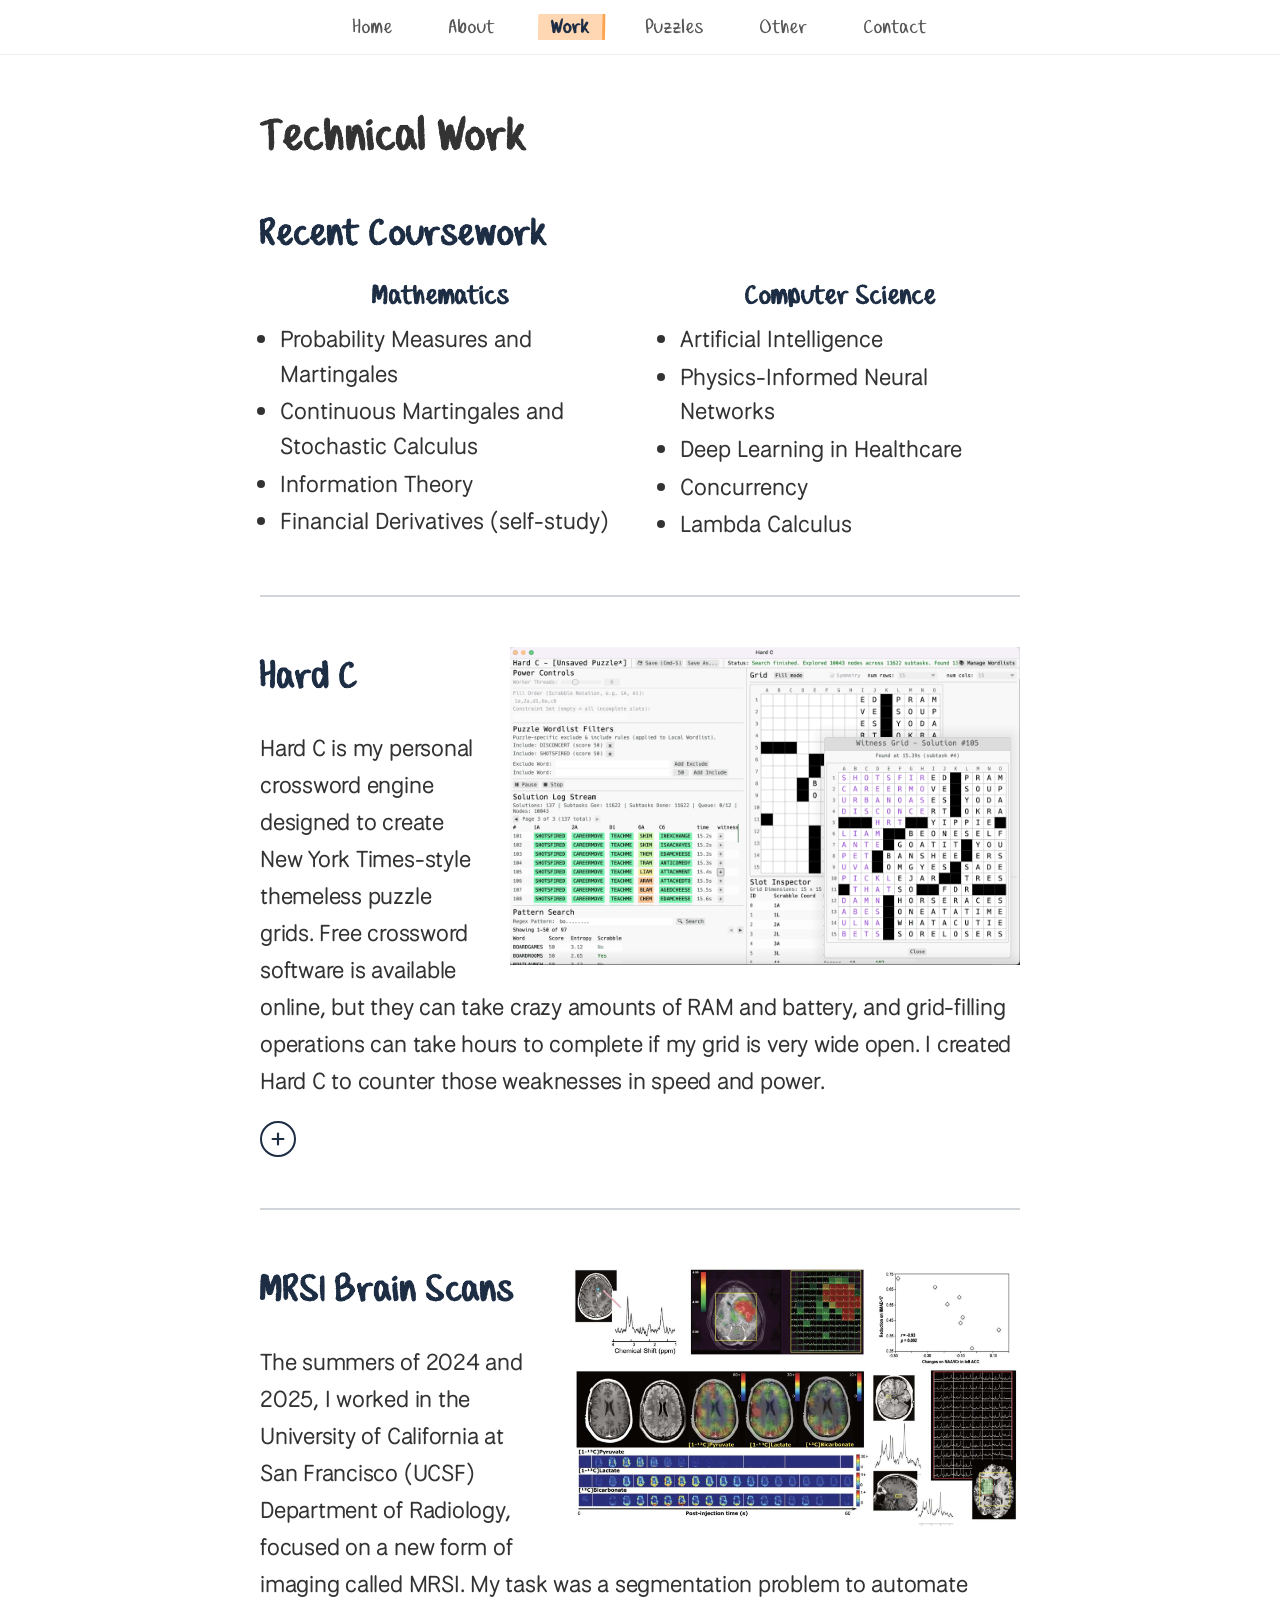
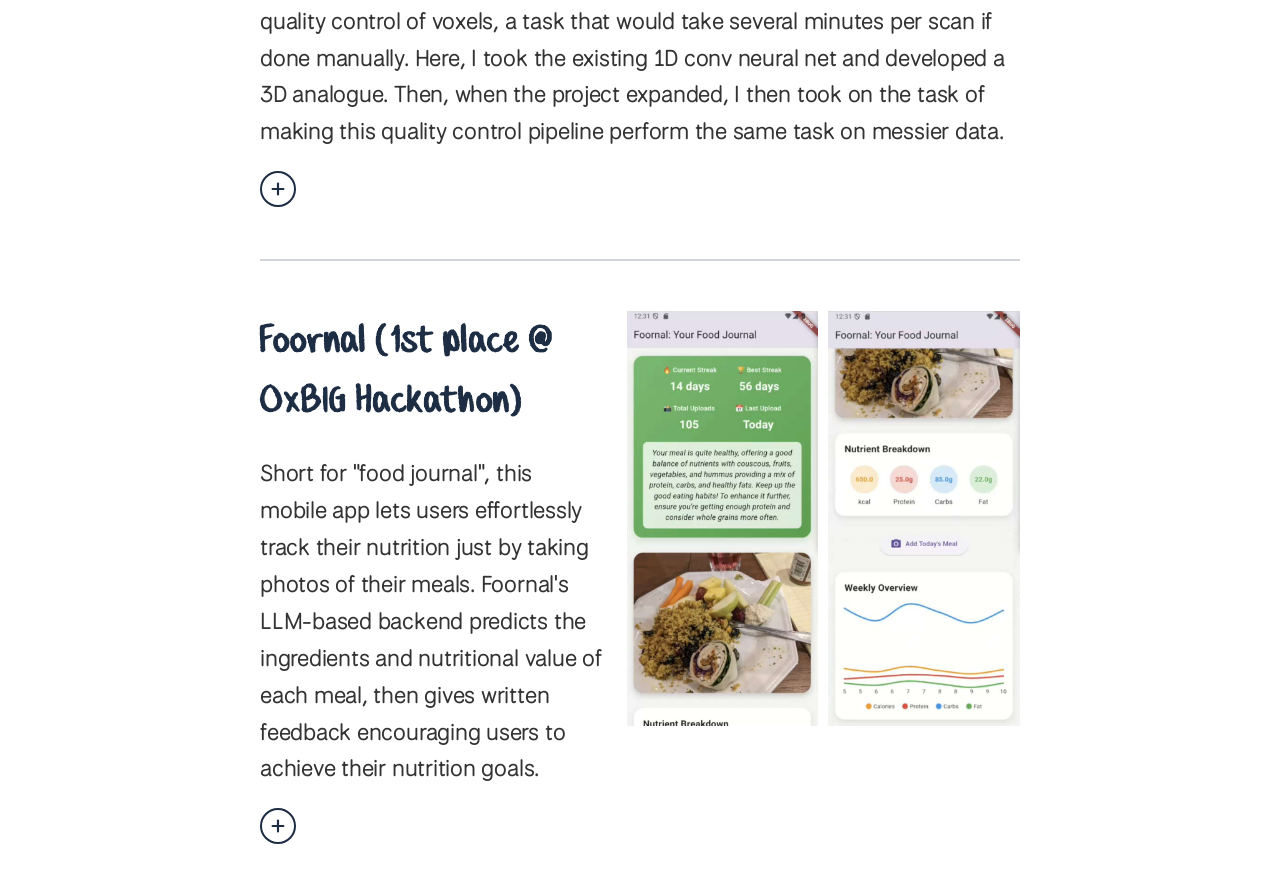
<file: work/index.html>
<!DOCTYPE html>
<html lang="en">

<head>
    <meta charset="UTF-8">
    <meta name="viewport" content="width=device-width, initial-scale=1.0">
    <title>Technical Work</title>
    <link rel="icon" href="../images/favicon (4).ico">
    <link rel="preconnect" href="https://fonts.googleapis.com">
    <link rel="preconnect" href="https://fonts.gstatic.com" crossorigin>
    <link rel="preload" href="../fonts/jxh3.woff2" as="font" type="font/woff2" crossorigin>
    <link rel="preload" href="../fonts/jxxword-thick.woff2" as="font" type="font/woff2" crossorigin>
    <link rel="stylesheet"
        href="https://fonts.googleapis.com/css2?family=National+Park:wght@300;400;500;600;700&family=Nunito:wght@300;400;500;600;700&display=swap">
    <link rel="stylesheet" id="main-stylesheet" href="../style.css?v=13">
    <script>
        if (location.hostname === 'localhost' || location.hostname === '127.0.0.1') {
            const s = document.getElementById('main-stylesheet');
            if (s) s.href = s.getAttribute('href').split('?')[0] + '?t=' + Date.now();
        }
    </script>
    <style>
        /* Coursework Section Styles */
        .coursework-section {
            margin-top: 30px;
            margin-bottom: 40px;
            font-family: 'National Park', 'Nunito', -apple-system, BlinkMacSystemFont, "Segoe UI", Roboto, sans-serif !important;
        }

        .coursework-section h2 {
            font-family: 'JXH', -apple-system, BlinkMacSystemFont, "Segoe UI", Roboto, sans-serif !important;
            font-size: 1.8em;
            margin-top: 0;
            margin-bottom: 10px;
            color: #1d2d44;
            text-align: left !important;
        }

        .coursework-lists {
            display: flex !important;
            flex-direction: row !important;
            justify-content: space-between !important;
            gap: 40px !important;
            width: 100% !important;
        }

        .coursework-column {
            flex: 1 !important;
            text-align: center !important;
        }

        .coursework-column h3 {
            font-family: 'JXH', -apple-system, BlinkMacSystemFont, "Segoe UI", Roboto, sans-serif !important;
            font-size: 1.3em;
            margin-top: 0;
            margin-bottom: 4px;
            color: #1d2d44;
            text-align: center !important;
        }

        .coursework-column ul {
            font-family: 'National Park', 'Nunito', -apple-system, BlinkMacSystemFont, "Segoe UI", Roboto, sans-serif !important;
            font-size: 1.1em;
            margin: 0;
            line-height: 1.5;
            padding: 0 0 0 20px !important;
            display: inline-block !important;
            text-align: left !important;
        }

        .coursework-column ul li {
            font-family: 'National Park', 'Nunito', -apple-system, BlinkMacSystemFont, "Segoe UI", Roboto, sans-serif !important;
            margin-bottom: 3px;
        }
    </style>
    <script>
        (function () {
            if (sessionStorage.getItem('navigated_from_index') === 'true') {
                document.documentElement.classList.add('dock-animate-entry');
                sessionStorage.removeItem('navigated_from_index');
            }

            const fontTimeout = new Promise(resolve => setTimeout(resolve, 1500));
            const resourcesLoaded = Promise.all([
                document.fonts.ready,
                new Promise(resolve => window.addEventListener('load', resolve))
            ]);
            Promise.race([resourcesLoaded, fontTimeout]).then(() => {
                document.documentElement.classList.add('fonts-loaded');
            });
        })();
    </script>
</head>

<body>
    <nav class="subpage-nav">
        <button class="menu-toggle" aria-label="Toggle Navigation" aria-expanded="false">
            <svg class="hamburger-icon" viewBox="0 0 100 100" fill="none" stroke="currentColor" stroke-width="8"
                stroke-linecap="round">
                <path class="line-top" d="M 15 28 L 85 28" />
                <path class="line-middle" d="M 15 50 L 85 50" />
                <path class="line-bottom" d="M 15 72 L 85 72" />
            </svg>
        </button>
        <div class="nav-links">
            <a href="/">Home</a>
            <a href="/about/">About</a>
            <a href="/work/" class="active">Work</a>
            <a href="/puzzles/">Puzzles</a>
            <a href="/other/">Other</a>
            <a href="/contact/">Contact</a>
        </div>
    </nav>
    <main class="container fade-in-up">
        <h1>Technical Work</h1>

        <!-- Recent Coursework Section -->
        <div class="coursework-section">
            <h2>Recent Coursework</h2>
            <div class="coursework-lists">
                <div class="coursework-column">
                    <h3>Mathematics</h3>
                    <ul>
                        <li>Probability Measures and Martingales</li>
                        <li>Continuous Martingales and Stochastic Calculus</li>
                        <li>Information Theory</li>
                        <li>Financial Derivatives (self-study)</li>
                    </ul>
                </div>
                <div class="coursework-column">
                    <h3>Computer Science</h3>
                    <ul>
                        <li>Artificial Intelligence</li>
                        <li>Physics-Informed Neural Networks</li>
                        <li>Deep Learning in Healthcare</li>
                        <li>Concurrency</li>
                        <li>Lambda Calculus</li>
                    </ul>
                </div>
            </div>
        </div>

        <!-- Section Divider -->
        <hr class="section-divider">

        <!-- Trading Bots Section (Commented Out)
        <div class="project-layout" style="display: block;">
            <div class="project-media" style="float: right; width: 510px; margin: 0 0 20px 25px;">
                <img src="../images/quant-notebook.png" alt="Sample Project Image">
            </div>
            <h2>Trading Bots</h2>
            <p>
            </p>

            <div class="project-read-more-content">
                <p>Duis aute irure dolor in reprehenderit in voluptate velit esse cillum dolore eu fugiat nulla
                    pariatur. Excepteur sint occaecat cupidatat non proident, sunt in culpa qui officia deserunt mollit
                    anim id est laborum.</p>
            </div>

            <button class="project-toggle-btn" aria-label="Read more about Lorem Ipsum" aria-expanded="false">
                <svg viewBox="0 0 100 100" fill="none" stroke="currentColor" stroke-width="12" stroke-linecap="round">
                    <line class="line-v" x1="50" y1="20" x2="50" y2="80" />
                    <line class="line-h" x1="20" y1="50" x2="80" y2="50" />
                </svg>
            </button>
        </div>

        <hr class="section-divider">
        -->

        <!-- Project 1: With Read-More Option -->
        <div class="project-layout" style="display: block;">
            <div class="project-media" style="float: right; width: 510px; margin: 0 0 20px 25px;">
                <img src="../images/hard-c-demo-2.png" alt="Hard C Demo Image" loading="lazy" decoding="async">
            </div>
            <h2>Hard C</h2>
            <p>Hard C is my personal crossword engine designed to create New York Times-style themeless puzzle grids.
                Free crossword
                software is
                available online, but they can take crazy amounts of
                RAM and battery, and grid-filling operations can take hours to complete if my grid is very wide open.
                I created Hard C to counter those weaknesses in speed and power.
            </p>

            <!-- Read More Section -->
            <div class="project-read-more-content">
                <p>Filling a crossword is an NP-complete problem, so my saves in efficiency came from exploiting
                    domain-specific patterns. I developed a heuristic called "proximity"
                    which outperforms other standard choices for CSPs when applied to themeless grids. Hard
                    C gives me greater control of the number of concurrent threads and how much they interact, so I can
                    control how lightweight my engine is if I plan to just let it run in the background. Hard C is
                    built off of an open-source Rust project called Ingrid, by Ryan Fitzgerald.</p>
            </div>

            <button class="project-toggle-btn" aria-label="Read more about Hard C" aria-expanded="false">
                <svg viewBox="0 0 100 100" fill="none" stroke="currentColor" stroke-width="12" stroke-linecap="round">
                    <line class="line-v" x1="50" y1="20" x2="50" y2="80" />
                    <line class="line-h" x1="20" y1="50" x2="80" y2="50" />
                </svg>
            </button>
        </div>

        <!-- Section Divider -->
        <hr class="section-divider">

        <!-- Sample Project Section (UCSF) -->
        <div class="project-layout" style="display: block;">
            <div class="project-media" style="float: right; width: 450px; margin: 0 0 20px 25px;">
                <img src="../images/ucsf-work.jpg" alt="UCSF Work Image" loading="lazy" decoding="async">
            </div>
            <h2>MRSI Brain Scans</h2>
            <p>The summers of 2024 and 2025, I worked in the University of California at San Francisco (UCSF)
                Department of Radiology, focused on a new form of imaging called MRSI. My task was a segmentation
                problem to automate quality control of voxels, a task that would take several minutes per scan if done
                manually. Here, I took the existing 1D conv neural net and
                developed a 3D analogue. Then, when the project expanded, I then took on the task of making this quality
                control pipeline perform the
                same task on messier data.
            </p>

            <!-- Read More Section -->
            <div class="project-read-more-content">
                <p>Unlike MRI which records each voxel as an intensity value, MRSI records a spectrum at each voxel,
                    hence the "S" in MRSI. I found this problem challenging since the lab's MRSI data was compiled
                    from multiple different experiments, requiring heavy data cleaning to standardise. In addition,
                    datasets were massive and high-dimensional, especially when considering multiple channels
                    representing
                    single coils.</p>
            </div>

            <button class="project-toggle-btn" aria-label="Read more about Lorem Ipsum" aria-expanded="false">
                <svg viewBox="0 0 100 100" fill="none" stroke="currentColor" stroke-width="12" stroke-linecap="round">
                    <line class="line-v" x1="50" y1="20" x2="50" y2="80" />
                    <line class="line-h" x1="20" y1="50" x2="80" y2="50" />
                </svg>
            </button>
        </div>

        <!-- Section Divider -->
        <hr class="section-divider">

        <!-- Project 2: Without Read-More Option (Demonstrates easy customizability) -->
        <div class="project-layout" style="display: block;">
            <div class="project-media" style="float: right; margin: 0 0 20px 25px; width: auto;">
                <div style="display: flex; gap: 10px; align-items: center;">
                    <img src="../images/foornal-2.jpg" alt="Foornal App Screenshot 2"
                        style="height: 415px; width: auto;" loading="lazy" decoding="async">
                    <img src="../images/foornal-1.jpg" alt="Foornal App Screenshot 1"
                        style="height: 415px; width: auto;" loading="lazy" decoding="async">
                </div>
            </div>
            <h2>Foornal (1st place @ OxBIG Hackathon)</h2>
            <p>Short for "food journal", this mobile app lets users effortlessly track their nutrition just by taking
                photos of
                their meals. Foornal's LLM-based backend predicts the
                ingredients and nutritional value of each meal, then gives written feedback encouraging users to
                achieve their nutrition goals.
            </p>

            <!-- Read More Section -->
            <div class="project-read-more-content">
                <p>This was made in a hackathon hosted by Oxford Behavioural Insights Group, where the theme was to use
                    AI and behavioural science ideas to improve quality of life. My role on the team was to connect the
                    Python backend to the LLM, and to fine-tune the AI agents to ensure safe, predictable behaviour
                    using
                    multishot prompts and RAG.</p>
            </div>

            <button class="project-toggle-btn" aria-label="Read more about Foornal" aria-expanded="false">
                <svg viewBox="0 0 100 100" fill="none" stroke="currentColor" stroke-width="12" stroke-linecap="round">
                    <line class="line-v" x1="50" y1="20" x2="50" y2="80" />
                    <line class="line-h" x1="20" y1="50" x2="80" y2="50" />
                </svg>
            </button>
        </div>



        <script>
            document.addEventListener('DOMContentLoaded', () => {
                const toggleButtons = document.querySelectorAll('.project-toggle-btn');
                toggleButtons.forEach(btn => {
                    btn.addEventListener('click', () => {
                        const container = btn.closest('.project-layout') || btn.closest('.project-main-content');
                        if (container) {
                            const content = container.querySelector('.project-read-more-content');
                            if (content) {
                                const isExpanded = content.classList.toggle('expanded');
                                btn.classList.toggle('expanded', isExpanded);
                                btn.setAttribute('aria-expanded', isExpanded);
                                if (isExpanded) {
                                    content.style.maxHeight = content.scrollHeight + 'px';
                                } else {
                                    content.style.maxHeight = '0px';
                                }
                            }
                        }
                    });
                });
            });
        </script>
    </main>
    <script src="../transitions.js?v=13"></script>
</body>

</html>
</file>
<file: style.css>
:root {
    --highlighter-color: #ffb703;
    /* Yellow-orange color for the hand-drawn highlights */
}

@font-face {
    font-family: 'JXH';
    src: url('fonts/jxh3.woff2') format('woff2');
    font-weight: normal;
    font-style: normal;
    font-display: swap;
    /* Shows fallback text immediately, swaps to the custom font once loaded */
}

@font-face {
    font-family: 'JXXW';
    src: url('fonts/jxxword-thick.woff2') format('woff2');
    font-weight: normal;
    font-style: normal;
    font-display: swap;
    /* Shows fallback text immediately, swaps to the custom font once loaded */
}

body {
    font-family: 'JXH', -apple-system, BlinkMacSystemFont, "Segoe UI", Roboto, Helvetica, Arial, sans-serif;
    background-color: #ffffff;
    color: #333333;
    line-height: 1.6;
    margin: 0;
    padding: 0;
    font-size: 21px;
    /* Increased by ~5pt (from 16px to 21px) */
}

img {
    border: none;
    border-radius: 0;
    box-shadow: none;
}

.main-layout {
    display: flex;
    flex-direction: row;
    gap: 50px;
    max-width: 1150px;
    margin: 5vh auto;
    padding: 20px;
    align-items: center;
    justify-content: center;
    /* Center the contents so left and right outer margins are equal */
}

.left-panel {
    flex: 0 1 420px;
    /* Size to content width (increased by 40px) */
    min-width: 280px;
}

.right-panel {
    flex: 0 1 650px;
    max-width: min(650px, 80vh);
    /* Size to grid width */
    display: flex;
    justify-content: center;
    container-type: inline-size;
    padding: 10px;
    box-sizing: border-box;
}

/* Grid wrapper for absolute positioning of decorations */
.grid-wrapper {
    position: relative;
    width: 100%;
    max-width: min(650px, 80vh);
    aspect-ratio: 1 / 1;
}

/* Crossword Grid Styles */
.crossword-grid {
    display: grid;
    grid-template-columns: repeat(15, 1fr);
    grid-template-rows: repeat(15, 1fr);
    width: 100%;
    height: 100%;
    border: 3px solid #1d2d44;
    /* Outer border */
    background-color: #ffffff;
    box-sizing: border-box;
    position: relative;
    /* Added for absolute positioned highlights */
}

/* Handdrawn Arrow Decoration */
.arrow-decoration {
    position: absolute;
    left: -110px;
    bottom: -10px;
    width: 90px;
    display: flex;
    flex-direction: column;
    align-items: center;
    pointer-events: none;
    /* Let clicks pass through if any overlap */
    color: #333333;
}

.handdrawn-arrow {
    width: 70px;
    height: 70px;
}

.arrow-text {
    font-family: "JXH", system-ui, -apple-system, BlinkMacSystemFont, "Segoe UI", Roboto, sans-serif;
    font-size: 20px;
    margin-top: -10px;
    white-space: nowrap;
}

.cell {
    background-color: #ffffff;
    position: relative;
    display: flex;
    align-items: center;
    justify-content: center;
    text-decoration: none;
    user-select: none;
    border: 1px solid #1d2d44;
    /* 1px border on all sides, combining to make 2px grid lines */
    box-sizing: border-box;
    /* Crucial to keep dimensions exact */
    min-width: 0;
    /* Prevents content from expanding cell column width */
    min-height: 0;
    /* Prevents content from expanding cell row height */
    overflow: hidden;
    /* Prevents subpixel text height overflow */
    transition: background-color 0.2s ease;
    /* Fade-in/out transition for cell background hover effects */
}

.cell.black {
    background-color: #1d2d44;
    border: 1px solid #1d2d44;
}

.cell-number {
    position: absolute;
    top: 2px;
    left: 4px;
    font-size: clamp(8px, 1.6cqi, 12px);
    font-family: Roboto, "Segoe UI", system-ui, -apple-system, BlinkMacSystemFont, sans-serif;
    color: #1d2d44;
    line-height: 1;
    font-weight: normal;
}

.cell-letter {
    font-size: clamp(17.28px, 5.04cqi, 37.44px);
    font-family: "JXXW", Roboto, "Segoe UI", system-ui, -apple-system, BlinkMacSystemFont, sans-serif;
    font-weight: 500;
    color: #5881bb;
    /* Soft dark gray color for standard letters */
    line-height: 1;
    margin-top: 0.25em;
    /* Shift letter further down */
    font-feature-settings: "ss01" 0, "ss02" 0;
    text-transform: uppercase;
}

/* Crossword Link Cells */
.crossword-link {
    cursor: pointer;
    transition: background-color 0.2s ease;
}

/* Color for letters belonging to the nav categories (regular blue link color) */
.crossword-link .cell-letter {
    color: #0000ee;
    font-weight: bold;
}

/* Entire word highlighted yellow on hover (no longer sets background color directly,
   as we use the SVG word-highlight overlay instead) */
.crossword-link.highlight {}

/* Highlighter-pen overlay for crossword links */
.word-highlight {
    --highlighter-color: #ffb703;
    /* Default yellow-orange */
    position: absolute;
    pointer-events: none;
    opacity: 1;
    /* Always visible */
    z-index: 2;
    mix-blend-mode: multiply;
}

.word-highlight.active {
    --highlighter-color: #ff7b00;
    /* Slightly darker yellow-orange (more orange) when hovered */
}

.word-highlight svg {
    display: block;
    width: 100%;
    height: 100%;
}

.word-highlight path {
    fill: var(--highlighter-color);
    transition: fill 0.2s ease;
    /* Transition the color change smoothly */
}

.word-highlight[data-word="about"] {
    top: 6.6667%;
    left: 53.3333%;
    width: 46.6667%;
    height: 6.6667%;
}

.word-highlight[data-word="work"] {
    top: 26.6667%;
    left: 13.3333%;
    width: 86.6667%;
    height: 6.6667%;
}

.word-highlight[data-word="puzzles"] {
    top: 46.6667%;
    left: 26.6667%;
    width: 46.6667%;
    height: 6.6667%;
}

.word-highlight[data-word="pursuits"] {
    top: 66.6667%;
    left: 0%;
    width: 86.6667%;
    height: 6.6667%;
}

.word-highlight[data-word="contact"] {
    top: 86.6667%;
    left: 0%;
    width: 46.6667%;
    height: 6.6667%;
}

/* Highlight standard cells on hover (excluding black cells and link cells) - TEMPORARILY DISABLED FOR MVP */
/*
.cell:not(.black):not(.crossword-link):hover {
    background-color: #e0e0e0;
}
*/

/* Sidebar navigation */
h1 {
    font-size: 2.2em;
    margin-top: 0;
    margin-bottom: 20px;
}

.signature-header {
    display: block;
    margin: 0 0 20px 0;
    max-width: 96%;
    height: auto;
}

p,
.left-panel h2,
.left-panel ul {
    font-family: 'National Park', 'Nunito', -apple-system, BlinkMacSystemFont, "Segoe UI", Roboto, sans-serif;
    letter-spacing: -0.01em;
}

p {
    font-size: 1.1em;
    margin-bottom: 25px;
}

.left-panel h2 {
    font-size: 22pt;
    font-weight: 600;
    margin-top: 10px;
    margin-bottom: 20px;
}

.left-panel ul {
    font-size: 17pt;
    padding-left: 20px;
}

.back-link {
    display: inline-block;
    color: #666666;
    text-decoration: none;
    margin-bottom: 20px;
}

.back-link:hover {
    color: #333333;
    text-decoration: underline;
}

/* Responsive adjustment for tablet/mobile screens */
@media (max-width: 768px) {
    .main-layout {
        flex-direction: column;
        margin: 20px auto;
        gap: 30px;
    }

    .left-panel,
    .right-panel {
        flex: none;
        width: 100%;
        padding: 0;
    }

    .right-panel {
        justify-content: center;
        /* Center crossword grid on mobile */
    }

    .arrow-decoration {
        display: none;
    }
}

/* Subpage styling */
.container {
    max-width: 800px;
    margin: 5vh auto;
    padding: 0 20px;
    box-sizing: border-box;
}

.profile-img {
    max-width: 100%;
    height: auto;
    border: none;
    border-radius: 0 !important;
    box-shadow: none;
    box-sizing: border-box;
    margin: 20px 0;
    display: block;
}

.about-profile-img {
    float: right;
    width: 42.75%;
    margin: 0 20px 20px 30px;
    border: none;
    border-radius: 0 !important;
    box-shadow: none;
    box-sizing: border-box;
    clip-path: inset(4.5% 4.5% 4.5% 4.5%);
}

.omtc-section::after {
    content: "";
    display: table;
    clear: both;
}

.omtc-gallery-right {
    float: right;
    width: 30%;
    margin: 6px 0 20px 25px;
    display: flex;
    flex-direction: column;
    gap: 15px;
}

.omtc-gallery-right img {
    width: 100%;
    height: auto;
    display: block;
    border: none;
    border-radius: 0 !important;
    box-shadow: none;
    box-sizing: border-box;
}

@media (max-width: 768px) {
    .about-profile-img {
        float: none;
        width: 100%;
        margin: 20px 0;
    }

    .omtc-gallery-right {
        float: none;
        width: 100%;
        margin: 20px 0;
        display: flex;
        flex-direction: column;
        gap: 15px;
    }
}

.music-gallery-row {
    display: flex;
    flex-direction: row;
    gap: 15px;
    margin: 25px 0 30px 0;
    width: 100%;
}

.music-gallery-row img {
    height: 190px;
    flex: 1 1 0;
    width: 0;
    object-fit: cover;
    display: block;
    border: none;
    border-radius: 0 !important;
    box-shadow: none;
    box-sizing: border-box;
}

@media (max-width: 768px) {
    .music-gallery-row {
        gap: 10px;
        margin: 20px 0;
    }

    .music-gallery-row img {
        height: 130px;
    }
}

/* Subpage Navigation Bar */
.subpage-nav {
    background-color: #ffffff;
    border-bottom: 1px solid #eeeeee;
    padding: 8px 0;
    position: sticky;
    top: 0;
    z-index: 100;
}

.nav-links {
    display: flex;
    justify-content: center;
    align-items: center;
    gap: 36px;
}

.subpage-nav a {
    text-decoration: none;
    color: #555555;
    font-size: 20px;
    font-weight: 500;
    transition: color 0.2s ease;
    padding: 3px 10px;
    position: relative;
    z-index: 1;
    display: inline-block;
}

/* Highlighter overlay element for nav links */
.subpage-nav a::before {
    content: '';
    position: absolute;
    top: 2px;
    bottom: 2px;
    left: -4px;
    right: -6px;
    z-index: -1;
    background-repeat: no-repeat;
    background-size: 100% 100%;
    opacity: 0;
    transition: opacity 0.2s ease;
    pointer-events: none;
    mix-blend-mode: multiply;
}

.subpage-nav a:hover {
    color: #1d2d44;
}

/* Hover & active effect on other (non-active) page titles: Yellow highlighter */
.subpage-nav a:hover:not(.active)::before,
.subpage-nav a:active:not(.active)::before {
    opacity: 1;
    background-image: url("data:image/svg+xml,%3Csvg xmlns='http://www.w3.org/2000/svg' viewBox='0 0 700 100' preserveAspectRatio='none'%3E%3Cpath d='M 15,12 L 666.5,12 C 661.5,35 661.5,65 661,88 L 10,88 C 14,68 8,38 15,12 Z' fill='%23ffb703' opacity='0.3'/%3E%3Cpath d='M 666.5,12 L 692,12 C 694,38 691,68 688,88 L 661,88 C 661.5,65 661.5,35 666.5,12 Z' fill='%23ffb703' opacity='0.7'/%3E%3C/svg%3E");
}

/* Current page active state: Orangish highlighter */
.subpage-nav a.active {
    color: #1d2d44;
    font-weight: 600;
}

.subpage-nav a.active::before {
    opacity: 1;
    background-image: url("data:image/svg+xml,%3Csvg xmlns='http://www.w3.org/2000/svg' viewBox='0 0 700 100' preserveAspectRatio='none'%3E%3Cpath d='M 15,12 L 666.5,12 C 661.5,35 661.5,65 661,88 L 10,88 C 14,68 8,38 15,12 Z' fill='%23ff7b00' opacity='0.3'/%3E%3Cpath d='M 666.5,12 L 692,12 C 694,38 691,68 688,88 L 661,88 C 661.5,65 661.5,35 666.5,12 Z' fill='%23ff7b00' opacity='0.7'/%3E%3C/svg%3E");
}

/* Locked state during navigation reload */
.subpage-nav.nav-locked a {
    pointer-events: none;
}

.subpage-nav.nav-locked a:not(.clicked)::before {
    opacity: 0 !important;
}

.subpage-nav a.clicked {
    color: #1d2d44;
}

.subpage-nav a.clicked::before {
    opacity: 1 !important;
}

.subpage-nav a.clicked:not(.active)::before {
    background-image: url("data:image/svg+xml,%3Csvg xmlns='http://www.w3.org/2000/svg' viewBox='0 0 700 100' preserveAspectRatio='none'%3E%3Cpath d='M 15,12 L 666.5,12 C 661.5,35 661.5,65 661,88 L 10,88 C 14,68 8,38 15,12 Z' fill='%23ffb703' opacity='0.3'/%3E%3Cpath d='M 666.5,12 L 692,12 C 694,38 691,68 688,88 L 661,88 C 661.5,65 661.5,35 666.5,12 Z' fill='%23ffb703' opacity='0.7'/%3E%3C/svg%3E");
}

.menu-toggle {
    display: none;
}

@media (max-width: 768px) {
    .subpage-nav {
        height: 60px;
        padding: 0 20px;
        display: flex;
        align-items: center;
        justify-content: flex-start;
    }

    .menu-toggle {
        display: flex;
        align-items: center;
        justify-content: center;
        background: transparent;
        border: none;
        padding: 0;
        cursor: pointer;
        color: #1d2d44;
        width: 44px;
        height: 44px;
        z-index: 110;
        transition: color 0.2s ease;
    }

    .menu-toggle:hover {
        color: #000000;
    }

    .menu-toggle svg {
        width: 32px;
        height: 32px;
        transition: transform 0.3s ease;
    }

    /* SVG hamburger lines transition to minus sign */
    .menu-toggle path {
        transition: opacity 0.3s ease;
    }

    .subpage-nav.menu-open .line-top,
    .subpage-nav.menu-open .line-bottom {
        opacity: 0;
    }

    /* Dropdown Overlay Menu */
    .nav-links {
        display: flex;
        flex-direction: column;
        align-items: flex-start;
        gap: 10px;
        position: absolute;
        top: 60px;
        left: 0;
        width: 100%;
        background-color: #ffffff;
        border-bottom: 2px solid #1d2d44;
        box-shadow: 0 8px 24px rgba(0, 0, 0, 0.1);
        padding: 16px 30px;
        box-sizing: border-box;
        z-index: 99;
        opacity: 0;
        transform: translateY(-10px);
        pointer-events: none;
        visibility: hidden;
        transition: transform 0.3s cubic-bezier(0.16, 1, 0.3, 1), opacity 0.3s ease, visibility 0.3s ease;
    }

    .subpage-nav.menu-open .nav-links {
        opacity: 1;
        transform: translateY(0);
        pointer-events: auto;
        visibility: visible;
    }

    .subpage-nav .nav-links a {
        width: fit-content;
        display: inline-block;
        padding: 4px 10px;
        font-size: 18px;
        border-bottom: none;
        border-left: none;
        background-color: transparent;
        box-sizing: border-box;
        text-align: left;
    }

    .subpage-nav .nav-links a:hover {
        background-color: transparent;
    }

    .subpage-nav .nav-links a.active {
        background-color: transparent;
        border-left: none;
        padding-left: 10px;
    }
}



/* JXXW Alternate Glyph Variant Classes */
.variant-1 {
    font-feature-settings: "ss01" 0, "ss02" 0;
}

.variant-2 {
    font-feature-settings: "ss01" 1, "ss02" 0;
}

.variant-3 {
    font-feature-settings: "ss02" 1, "ss01" 0;
}

/* Page transition: Quick fade in from below */
@keyframes fadeInUp {
    from {
        opacity: 0;
        transform: translateY(20px);
    }

    to {
        opacity: 1;
        transform: translateY(0);
    }
}

.fade-in-up {
    opacity: 0;
}

.fonts-loaded .fade-in-up {
    animation: fadeInUp 0.6s cubic-bezier(0.16, 1, 0.3, 1) forwards;
}

/* Page transition: Quick fade out to below */
@keyframes fadeOutDown {
    from {
        opacity: 1;
        transform: translateY(0);
    }

    to {
        opacity: 0;
        transform: translateY(20px);
    }
}

.fade-out-down {
    animation: fadeOutDown 0.6s cubic-bezier(0.16, 1, 0.3, 1) forwards !important;
}

/* Dock transition keyframes */
@keyframes dockFadeInDown {
    from {
        opacity: 0;
        transform: translateY(-20px);
    }

    to {
        opacity: 1;
        transform: translateY(0);
    }
}

@keyframes dockFadeOutUp {
    from {
        opacity: 1;
        transform: translateY(0);
    }

    to {
        opacity: 0;
        transform: translateY(-20px);
    }
}

/* Apply entry transition when active */
.dock-animate-entry .subpage-nav {
    opacity: 0;
    animation: dockFadeInDown 0.6s cubic-bezier(0.16, 1, 0.3, 1) forwards;
}

/* Apply exit transition */
.dock-fade-out-up {
    animation: dockFadeOutUp 0.6s cubic-bezier(0.16, 1, 0.3, 1) forwards !important;
}

/* ==========================================
   Puzzles Page Layout Styles
   ========================================== */
.puzzles-layout {
    display: flex;
    gap: 40px;
    align-items: flex-start;
    margin-top: 30px;
}

.puzzles-main-content {
    flex: 1;
}

.puzzles-sidebar {
    width: 320px;
    flex-shrink: 0;
}

@media (max-width: 768px) {
    .puzzles-layout {
        flex-direction: column;
        gap: 30px;
    }

    .puzzles-sidebar {
        width: 100%;
        max-width: 320px;
        margin: 0 auto;
    }
}

/* ==========================================
   Technical Projects Page Layout Styles
   ========================================== */
.project-layout {
    display: block !important;
    margin-top: 40px;
    margin-bottom: 40px;
}

.project-layout::after {
    content: "";
    display: table;
    clear: both;
}

.project-layout h2,
.project-main-content h2 {
    font-size: 1.8em;
    margin-top: 0;
    margin-bottom: 15px;
    color: #1d2d44;
}

.project-media {
    float: right !important;
    width: 480px;
    max-width: 100%;
    margin: 0 0 20px 25px !important;
}

.project-media img {
    width: 100%;
    height: auto;
    border: none;
    border-radius: 0 !important;
    box-shadow: none;
    box-sizing: border-box;
    display: block;
}

/* Expandable content styling */
.project-read-more-content {
    max-height: 0;
    overflow: hidden;
    transition: max-height 0.4s cubic-bezier(0.16, 1, 0.3, 1), opacity 0.4s ease, margin-top 0.4s ease;
    opacity: 0;
}

.project-read-more-content.expanded {
    max-height: 1000px;
    opacity: 1;
    margin-top: -25px;
}

/* Plus button for read-more toggle */
.project-toggle-btn {
    background: #ffffff;
    border: 2px solid #1d2d44;
    border-radius: 50%;
    width: 36px;
    height: 36px;
    display: inline-flex;
    align-items: center;
    justify-content: center;
    cursor: pointer;
    color: #1d2d44;
    transition: background-color 0.2s ease, transform 0.3s ease;
    padding: 0;
    box-sizing: border-box;
    margin-top: -25px;
}

.project-toggle-btn:hover {
    background-color: #e0e0e0;
}

.project-toggle-btn:active {
    background-color: #e2e8f0;
}

.project-toggle-btn svg {
    width: 18px;
    height: 18px;
    display: block;
}

.project-toggle-btn .line-v {
    transition: opacity 0.3s cubic-bezier(0.16, 1, 0.3, 1);
    opacity: 1;
}

.project-toggle-btn.expanded .line-v {
    opacity: 0;
}

@media (max-width: 768px) {
    .project-layout {
        display: block;
    }

    .project-media {
        float: none;
        width: 100%;
        max-width: 100%;
        margin: 0 0 20px 0;
    }
}

/* ==========================================
   Connect 4 Game Styles
   ========================================== */
.connect4-game {
    margin: 0;
    max-width: 320px;
    text-align: center;
    background: transparent;
    position: relative;
    /* Contains the absolute positioned confetti container */
}

.game-controls {
    display: flex;
    justify-content: center;
    align-items: center;
    margin-top: 15px;
}

.c4-reset-btn {
    background: #ffffff;
    border: 2px solid #1d2d44;
    border-radius: 50%;
    width: 50px;
    height: 50px;
    display: flex;
    align-items: center;
    justify-content: center;
    cursor: pointer;
    color: #1d2d44;
    transition: background-color 0.2s ease;
    padding: 0;
    box-sizing: border-box;
}

.c4-reset-btn:hover {
    background-color: #e0e0e0;
    /* Same gray shade as crossword grid hovering gray */
}

.c4-reset-btn:active {
    background-color: #e2e8f0;
}

.c4-reset-btn svg {
    width: 24px;
    height: 24px;
    display: block;
}

/* Confetti Celebration Styles */
.confetti-container {
    position: absolute;
    top: -150px;
    left: -150px;
    width: calc(100% + 300px);
    height: calc(100% + 300px);
    pointer-events: none;
    z-index: 10;
    /* Renders in front of the board (.connect4-container has z-index: 2) */
    overflow: hidden;
    /* Clips confetti that goes beyond the active boundary area */
}

.confetti-piece {
    position: absolute;
    border-radius: 50%;
    pointer-events: none;
    opacity: 0;
    transform: translate(var(--start-x), var(--start-y)) scale(0);
    animation-name: confetti-fall;
    animation-timing-function: cubic-bezier(0.1, 0.8, 0.3, 1);
    animation-fill-mode: forwards;
}

@keyframes confetti-fall {
    0% {
        transform: translate(var(--start-x), var(--start-y)) scale(0);
        opacity: 0;
    }

    10% {
        opacity: 1;
    }

    25% {
        transform: translate(var(--mid-x), var(--mid-y)) scale(1);
        opacity: 1;
    }

    100% {
        transform: translate(var(--end-x), var(--end-y)) scale(0.5);
        opacity: 0;
        /* Fades out slowly */
    }
}

.connect4-container {
    position: relative;
    width: 100%;
    aspect-ratio: 7 / 6;
    background-color: #29344d;
    /* Back wall behind the grid cutouts */
    border: 6px solid #4185d8;
    /* Scaled down outer frame */
    border-radius: 8px;
    box-shadow: 0 6px 20px rgba(87, 93, 104, 0.2);
    box-sizing: border-box;
    transition: border-color 0.3s ease;
}

.connect4-container.draw {
    border-color: #e04c4c;
    /* entire perimeter turns red on draw */
}

/* Base style for tokens */
.tokens-container {
    position: absolute;
    top: 0;
    left: 0;
    width: 100%;
    height: 100%;
    z-index: 1;
    pointer-events: none;
    overflow: hidden;
}

.token {
    position: absolute;
    width: calc(100% / 7 - 6px);
    /* Scaled margins to match smaller size */
    height: calc(100% / 6 - 6px);
    border-radius: 50%;
    left: calc(var(--col) * (100% / 7) + 3px);
    top: calc(var(--row) * (100% / 6) + 3px);
    box-shadow: 0 1px 3px rgba(0, 0, 0, 0.15);
    box-sizing: border-box;
}

.token.red {
    background-color: #ec6363;
}

.token.yellow {
    background-color: #eeb85b;
}

/* Smooth falling straight animation with no bounce */
.token.drop-animation {
    animation: drop-straight 0.35s cubic-bezier(0.55, 0.085, 0.68, 0.53) forwards;
}

@keyframes drop-straight {
    0% {
        transform: translateY(-400px);
    }

    100% {
        transform: translateY(0);
    }
}

/* Blue board grid containing circular cutouts */
.board-frame {
    position: absolute;
    top: 0;
    left: 0;
    width: 100%;
    height: 100%;
    z-index: 2;
    pointer-events: none;
    display: grid;
    grid-template-columns: repeat(7, 1fr);
    grid-template-rows: repeat(6, 1fr);
}

.board-cell {
    position: relative;
    /* Using radial gradient to carve out transparent circle in a blue cell, reduced radius by 10% */
    background: radial-gradient(circle, transparent 56%, #1a5fb4 57%);
}

.board-cell.winning::after {
    content: '';
    position: absolute;
    width: 62%;
    height: 62%;
    top: 19%;
    left: 19%;
    border: 4px solid #e04c4c;
    /* slightly desaturated red outline around winning circles */
    border-radius: 50%;
    box-sizing: border-box;
    pointer-events: none;
    z-index: 5;
}

/* Interactive columns overlay for clicks and hover feedback */
.columns-container {
    position: absolute;
    top: 0;
    left: 0;
    width: 100%;
    height: 100%;
    z-index: 3;
    display: grid;
    grid-template-columns: repeat(7, 1fr);
}

.column-overlay {
    cursor: pointer;
    background-color: transparent;
    transition: background-color 0.2s ease;
    height: 100%;
    position: relative;
}

.column-overlay:hover {
    background-color: rgba(255, 255, 255, 0.06);
}

/* Small red isosceles right triangle pointing down, same red as token (#ec6363) */
.column-overlay.hover-red::after {
    content: '';
    position: absolute;
    top: -18px;
    /* Positioned slightly above the top border */
    left: 50%;
    transform: translateX(-50%);
    width: 0;
    height: 0;
    border-left: 8px solid transparent;
    border-right: 8px solid transparent;
    border-top: 8px solid #ec6363;
    pointer-events: none;
}

/* ==========================================
   Contact Page Styles
   ========================================== */
.contact-intro {
    margin-bottom: 30px;
    font-size: 1.1em;
}

.contact-form {
    display: flex;
    flex-direction: column;
    gap: 20px;
}

.form-row {
    display: flex;
    gap: 20px;
}

.form-group {
    flex: 1;
    display: flex;
    flex-direction: column;
    gap: 6px;
    position: relative;
}

.form-group label {
    font-size: 18px;
    font-weight: bold;
    color: #1d2d44;
    text-transform: uppercase;
    letter-spacing: 0.05em;
}

.form-group input,
.form-group textarea {
    border: 2px solid #1d2d44;
    border-radius: 0;
    padding: 12px 16px;
    font-family: 'National Park', 'Nunito', -apple-system, BlinkMacSystemFont, "Segoe UI", Roboto, sans-serif;
    font-size: 20px;
    background-color: #ffffff;
    color: #333333;
    outline: none;
    box-sizing: border-box;
    transition: background-color 0.2s ease, border-color 0.2s ease;
}

/* Ensure placeholder styling also fits well */
.form-group input::placeholder,
.form-group textarea::placeholder {
    color: #999999;
    font-family: 'National Park', 'Nunito', -apple-system, BlinkMacSystemFont, "Segoe UI", Roboto, sans-serif;
    font-style: normal;
    opacity: 0.7;
}

/* Hover/Focus states matching site aesthetic */
.form-group input:hover,
.form-group textarea:hover {
    background-color: #e0e0e0;
}

.form-group input:focus,
.form-group textarea:focus {
    background-color: #ffffff;
    border-color: #0000ee;
    /* Navy/blue accent matching link colors on focus */
}

/* Expandable message box styling */
.form-group textarea {
    resize: vertical;
    min-height: 120px;
    line-height: 1.4;
}

/* Error message styling */
.error-message {
    font-family: 'National Park', 'Nunito', -apple-system, BlinkMacSystemFont, "Segoe UI", Roboto, sans-serif;
    font-size: 16px;
    color: #e04c4c;
    min-height: 20px;
    font-weight: 500;
    margin-top: 2px;
    display: block;
}

.form-group input.invalid,
.form-group textarea.invalid {
    border-color: #e04c4c;
    background-color: #fdf2f2;
}

/* Submit button matching c4-reset-btn styles but rectangular */
.contact-submit-btn {
    align-self: flex-start;
    background: #ffffff;
    border: 2px solid #1d2d44;
    border-radius: 0;
    padding: 12px 30px;
    cursor: pointer;
    color: #1d2d44;
    font-family: 'National Park', 'Nunito', -apple-system, BlinkMacSystemFont, "Segoe UI", Roboto, sans-serif;
    font-size: 20px;
    font-weight: bold;
    text-transform: uppercase;
    transition: background-color 0.2s ease, transform 0.1s ease;
    box-sizing: border-box;
}

.contact-submit-btn:hover {
    background-color: #e0e0e0;
}

.contact-submit-btn:active {
    background-color: #e2e8f0;
    transform: translateY(1px);
}

/* Success state card */
.contact-success {
    border: 3px solid #1d2d44;
    padding: 40px;
    text-align: center;
    background-color: #ffffff;
    display: flex;
    flex-direction: column;
    align-items: center;
    justify-content: center;
    gap: 20px;
}

.contact-success h2 {
    margin: 0;
    font-size: 28px;
    color: #1d2d44;
}

.success-icon {
    width: 60px;
    height: 60px;
    color: #5881bb;
    /* Soft blue */
}

.contact-reset-btn {
    background: #ffffff;
    border: 2px solid #1d2d44;
    border-radius: 0;
    padding: 10px 20px;
    cursor: pointer;
    color: #1d2d44;
    font-family: 'National Park', 'Nunito', -apple-system, BlinkMacSystemFont, "Segoe UI", Roboto, sans-serif;
    font-size: 18px;
    transition: background-color 0.2s ease;
}

.contact-reset-btn:hover {
    background-color: #e0e0e0;
}

.contact-header-container {
    display: flex;
    justify-content: space-between;
    align-items: center;
    flex-wrap: wrap;
    gap: 15px;
    margin-bottom: 20px;
}

.contact-header-container h1 {
    margin: 0;
}

.linkedin-contact-link {
    display: inline-flex;
    align-items: center;
    gap: 8px;
    font-family: 'National Park', 'Nunito', -apple-system, BlinkMacSystemFont, "Segoe UI", Roboto, sans-serif;
    font-size: 18px;
    color: #1d2d44;
    text-decoration: none;
    font-weight: 500;
    transition: color 0.2s ease, opacity 0.2s ease;
}

.linkedin-contact-link:hover {
    color: #0077b5;
    text-decoration: underline;
}

.linkedin-contact-icon {
    width: 1.1em;
    height: 1.1em;
    fill: currentColor;
    flex-shrink: 0;
}

/* Responsive row collapsing */
@media (max-width: 600px) {
    .form-row {
        flex-direction: column;
        gap: 20px;
    }
}

/* ==========================================
   MMabble Game Styles
   ========================================== */
.section-divider {
    border: none;
    border-top: 2px solid #1d2d44;
    margin: 50px 0;
    opacity: 0.2;
    clear: both;
}

.mmabble-scoreboard-container,
.mumble-scoreboard-container {
    display: flex;
    align-items: center;
    justify-content: center;
    gap: 12px;
    margin: -10px auto 10px auto;
    width: 100%;
    max-width: 320px;
    font-family: 'JXH', -apple-system, BlinkMacSystemFont, "Segoe UI", Roboto, sans-serif;
    font-size: 20px;
    /* relatively large font */
    color: #1d2d44;
    font-weight: bold;
    user-select: none;
    box-sizing: border-box;
}

.mmabble-scoreboard-container .mmabble-divider,
.mumble-scoreboard-container .mumble-divider {
    color: #cbd5e1;
    font-weight: normal;
}

.mmabble-scoreboard-number,
.mumble-scoreboard-number {
    display: inline-block;
    min-width: 12px;
    text-align: center;
}

.mmabble-ai-notice,
.mumble-ai-notice {
    text-align: center;
    font-family: 'JXH', -apple-system, BlinkMacSystemFont, "Segoe UI", Roboto, sans-serif;
    font-size: 20px;
    font-weight: bold;
    color: #df5e5a;
    /* Saturated red/pink color */
    margin: 5px auto 5px auto;
    height: 24px;
    line-height: 24px;
    user-select: none;
    visibility: hidden;
}

.mmabble-board-wrapper,
.mumble-board-wrapper {
    position: relative;
    width: 100%;
    box-sizing: border-box;
    max-width: 320px;
    margin: 0 auto;
    padding-bottom: 6px;
    /* Spacing at the bottom to prevent subpixel layout clipping */
    container-type: inline-size;
    /* Enable container query inline size units */
}

.mmabble-board-wrapper {
    --tile-size: calc((100cqi - 6px) / 9);
    /* Resolves accurately everywhere including child elements */
}

.mumble-board-wrapper {
    --tile-size: calc((100cqi - 6px) / 11);
}

.mumble-board-wrapper .mmabble-tile-value {
    font-size: calc(var(--tile-size) * 0.27);
}

.mmabble-grid {
    display: grid;
    grid-template-columns: repeat(9, 1fr);
    grid-template-rows: repeat(9, 1fr);
    width: 100%;
    aspect-ratio: 1 / 1;
    /* Apply aspect ratio directly to the grid itself */
    border: 3px solid #1d2d44;
    background-color: #ffffff;
    box-sizing: border-box;
    position: relative;
}

.mumble-grid {
    display: grid;
    grid-template-columns: repeat(11, 1fr);
    grid-template-rows: repeat(11, 1fr);
    width: 100%;
    aspect-ratio: 1 / 1;
    border: 3px solid #1d2d44;
    background-color: #ffffff;
    box-sizing: border-box;
    position: relative;
}

.mmabble-cell {
    background-color: #ffffff;
    border: 1px solid #1d2d44;
    box-sizing: border-box;
    display: flex;
    align-items: center;
    justify-content: center;
    cursor: default;
    /* changed from pointer (arrow cursor when over empty cell) */
    transition: background-color 0.2s ease, transform 0.1s ease, box-shadow 0.2s ease;
    position: relative;
    user-select: none;
}

/* Color schemes for special cells - beautiful pastel shades */
.mmabble-cell.tw {
    background-color: #df5e5a;
    /* Saturated Red / Triple Word */
}

.mmabble-cell.dw {
    background-color: #ffb3c1;
    /* Light Red (Pink) / Double Word */
}

.mmabble-cell.tl {
    background-color: #7b8cf8;
    /* Saturated Blue / Triple Letter */
}

.mmabble-cell.dl {
    background-color: #b4d2f0;
    /* Light Blue / Double Letter */
}

.mmabble-cell.start {
    background-color: #ffb3c1;
    /* Light Red (Pink) for center double word */
}

.mmabble-cell:not(.tw):not(.dw):not(.tl):not(.dl):not(.start):hover {
    background-color: #e0e0e0;
    /* Light gray shadow highlight for normal cells */
}

/* White overlay for bonus cell hover to make them slightly lighter */
.mmabble-cell::after {
    content: '';
    position: absolute;
    top: 0;
    left: 0;
    right: 0;
    bottom: 0;
    background-color: #ffffff;
    opacity: 0;
    transition: opacity 0.2s ease;
    pointer-events: none;
    z-index: 1;
    /* Explicit stack order beneath cell contents (z-index 2) */
}

.mmabble-cell.tw:hover::after,
.mmabble-cell.dw:hover::after,
.mmabble-cell.tl:hover::after,
.mmabble-cell.dl:hover::after,
.mmabble-cell.start:hover::after {
    opacity: 0.25;
    /* Layer white shade at 25% opacity */
}

/* Center star icon style */
.mmabble-cell .start-star {
    width: 65%;
    height: 65%;
    display: block;
    pointer-events: none;
    position: relative;
    z-index: 2;
    /* Keeps star above the white hover overlay */
}

/* Cell multiplier label style */
.mmabble-cell-label {
    font-family: 'JXH', -apple-system, BlinkMacSystemFont, "Segoe UI", Roboto, sans-serif;
    font-size: 13px;
    font-weight: bold;
    color: #1d2d44;
    position: relative;
    z-index: 2;
    /* Keeps text above the white hover overlay */
    pointer-events: none;
    user-select: none;
}

/* ==========================================
   MMabble Player Rack and Tiles Styles
   ========================================== */
.mmabble-rack-container {
    margin: 10px auto 0 auto;
    /* Moved up by 25px (was 35px margin-top) */
    display: flex;
    flex-direction: column;
    align-items: center;
    width: 100%;
    box-sizing: border-box;
}

.mmabble-rack-tiles {
    display: flex;
    justify-content: center;
    gap: calc(var(--tile-size) * 0.1);
    width: 100%;
    position: relative;
    z-index: 2;
    /* Tiles are at z-index 2 (between body and lip) */
}

.mmabble-rack-slot {
    width: var(--tile-size);
    height: var(--tile-size);
    box-sizing: border-box;
    display: flex;
    align-items: center;
    justify-content: center;
    position: relative;
}

.mmabble-rack-body {
    width: calc(7.6 * var(--tile-size) + 12px);
    height: calc(var(--tile-size) - 11px);
    background-color: #6c9373;
    /* Sage pastel green */
    border: 2px solid #1d2d44;
    /* Thickened gray border */
    border-bottom: none;
    box-sizing: border-box;
    margin-top: calc(-1 * var(--tile-size) + 10px);
    /* Tiles overhang by 10px */
    position: relative;
    z-index: 1;
    /* Body is behind tiles (z-index 1) */
}

.mmabble-rack-lip {
    width: calc(7.6 * var(--tile-size) + 20px);
    height: 8px;
    background-color: #6c9373;
    /* Sage pastel green */
    border: 2px solid #1d2d44;
    /* Thickened gray border */
    box-sizing: border-box;
    position: relative;
    z-index: 3;
    /* Lip is over the tiles (z-index 3), creating 3D shelf effect */
}

.mmabble-tile {
    position: absolute;
    top: 0;
    left: 0;
    width: 100%;
    height: 100%;
    background-color: #e3caa5;
    /* Pale wood brown */
    border: 2px solid #1d2d44;
    /* Thicken the border of the tiles by 100% (was 1px) */
    box-sizing: border-box;
    border-radius: 3px;
    z-index: 5;
    /* sit above the grid hover overlays when on the board */
    transition: background-color 0.2s ease, transform 0.1s ease, box-shadow 0.2s ease;
    touch-action: none;
    /* prevent scrolling when dragging tiles on mobile */
    cursor: grab;
    /* default cursor for tiles on the rack is the open hand */
}

/* Tile when placed inside a board cell: make borders overlap flush with grid lines and use default arrow cursor */
.mmabble-cell .mmabble-tile {
    cursor: default;
    top: -1px;
    left: -1px;
    width: calc(100% + 2px);
    height: calc(100% + 2px);
}

.mmabble-tile:active {
    cursor: grabbing;
}

.mmabble-tile-letter {
    font-family: 'JXH', -apple-system, BlinkMacSystemFont, "Segoe UI", Roboto, sans-serif;
    font-size: calc(var(--tile-size) * 0.60);
    /* 10% larger than 0.55 (0.55 * 1.1 = 0.605) */
    font-weight: bold;
    color: #1d2d44;
    position: absolute;
    top: 45%;
    left: 45%;
    transform: translate(-50%, -50%);
    line-height: 1;
    pointer-events: none;
    user-select: none;
}

.mmabble-tile-value {
    font-family: 'JXH', -apple-system, BlinkMacSystemFont, "Segoe UI", Roboto, sans-serif;
    font-size: calc(var(--tile-size) * 0.22);
    /* small point value */
    font-weight: bold;
    color: #1d2d44;
    position: absolute;
    bottom: 3px;
    right: 4px;
    line-height: 1;
    pointer-events: none;
    user-select: none;
}

.mmabble-tile:hover {
    background-color: #ebd7bd;
    /* slightly lighter pale brown on hover */
    box-shadow: 0 4px 8px rgba(29, 45, 68, 0.2);
}

/* MMabble status display (tiles remaining, bag count, reset button) styling */
.mmabble-status-container,
.mumble-status-container {
    display: flex;
    align-items: center;
    justify-content: center;
    gap: 8px;
    /* tuned gap to fit all text and buttons inside 320px width */
    margin: 15px auto 0 auto;
    width: 100%;
    max-width: 320px;
    font-family: 'JXH', -apple-system, BlinkMacSystemFont, "Segoe UI", Roboto, sans-serif;
    font-size: 17px;
    /* ~13% bigger than original 15px, adjusted to prevent boundary overflow */
    color: #1d2d44;
    font-weight: bold;
    user-select: none;
    box-sizing: border-box;
    white-space: nowrap;
}

.mmabble-status-number,
.mumble-status-number {
    display: inline-block;
    width: 18px;
    /* fixed width to prevent text/button shift on value change, sized for 17px font */
    text-align: center;
}

.mmabble-reset-btn,
.mmabble-play-btn,
.mumble-reset-btn,
.mumble-play-btn,
.mumble-swap-btn {
    background: #ffffff;
    border: 2px solid #1d2d44;
    border-radius: 50%;
    width: 30px;
    height: 30px;
    display: flex;
    align-items: center;
    justify-content: center;
    cursor: pointer;
    color: #1d2d44;
    transition: background-color 0.2s ease, border-color 0.2s ease, opacity 0.2s ease, color 0.2s ease;
    padding: 0;
    box-sizing: border-box;
}

.mmabble-reset-btn:hover,
.mmabble-play-btn:not(:disabled):hover,
.mumble-reset-btn:hover,
.mumble-play-btn:not(:disabled):hover,
.mumble-swap-btn:not(:disabled):hover {
    background-color: #e0e0e0;
}

.mmabble-reset-btn:active,
.mmabble-play-btn:not(:disabled):active,
.mumble-reset-btn:active,
.mumble-play-btn:not(:disabled):active,
.mumble-swap-btn:not(:disabled):active {
    background-color: #e2e8f0;
}

.mmabble-reset-btn svg,
.mmabble-play-btn svg,
.mumble-reset-btn svg,
.mumble-play-btn svg,
.mumble-swap-btn svg {
    width: 15px;
    height: 15px;
    display: block;
}

/* Grayed out and unclickable disabled state for the Play Move button */
.mmabble-play-btn:disabled,
.mumble-play-btn:disabled,
.mumble-swap-btn:disabled {
    background-color: #f8fafc;
    border-color: #cbd5e1;
    color: #cbd5e1;
    cursor: not-allowed;
    opacity: 0.6;
}

.mmabble-tile.selected {
    outline: 3px solid #df5e5a;
    box-shadow: 0 0 10px rgba(223, 94, 90, 0.8);
}

/* Inactive/locked tiles: darker pale wood brown background, default cursor, and no hover effects */
.mmabble-cell[data-active="false"] .mmabble-tile {
    background-color: #a78b66;
    cursor: default;
}

.mmabble-cell[data-active="false"] .mmabble-tile:hover {
    background-color: #a78b66;
    box-shadow: none;
    transform: none;
}

/* MMabble Game Over Overlay */
.mmabble-overlay {
    position: absolute;
    top: -3px;
    left: -3px;
    right: -3px;
    bottom: -3px;
    background-color: rgba(224, 231, 255, 0.5);
    /* slightly blue box with opacity */
    border: 3px solid #1d2d44;
    /* gray border */
    border-radius: 4px;
    display: flex;
    align-items: center;
    justify-content: center;
    text-align: center;
    font-family: 'JXH', -apple-system, BlinkMacSystemFont, "Segoe UI", Roboto, sans-serif;
    font-size: 24px;
    font-weight: bold;
    color: #1d2d44;
    z-index: 20;
    /* above all cells and tiles */
    box-sizing: border-box;
    padding: 20px;
    user-select: none;
}

/* ==========================================
   Video Player Section Styles
   ========================================== */
.video-section {
    margin-top: 50px;
    margin-bottom: 50px;
}

.video-section h2 {
    font-size: 1.8em;
    color: #1d2d44;
    margin-bottom: 15px;
}

.video-player-wrapper {
    width: 100%;
    max-width: 560px;
    margin: 0 auto;
    position: relative;
    aspect-ratio: 16 / 9;
    min-height: 315px;
    border: 3px solid #1d2d44;
    border-radius: 0;
    overflow: hidden;
    box-shadow: 0 8px 24px rgba(0, 0, 0, 0.12);
    transition: transform 0.3s ease, box-shadow 0.3s ease;
}

.video-player-wrapper:hover {
    transform: translateY(-2px);
    box-shadow: 0 12px 30px rgba(0, 0, 0, 0.16);
}

.video-player-wrapper iframe {
    position: absolute;
    top: 0;
    left: 0;
    width: 100%;
    height: 100%;
}

/* ==========================================
   NYT Crossword Grid Gallery Styles
   ========================================== */
.nyt-section {
    margin-top: 50px;
    margin-bottom: 50px;
}

.nyt-section h2 {
    font-size: 1.8em;
    color: #1d2d44;
    margin-bottom: 15px;
}

.nyt-gallery-wrapper {
    display: flex;
    align-items: center;
    gap: 20px;
    width: 100%;
    margin-top: 30px;
}

.nyt-nav-btn {
    background: #ffffff;
    border: 2px solid #1d2d44;
    border-radius: 50%;
    width: 36px;
    height: 36px;
    display: inline-flex;
    align-items: center;
    justify-content: center;
    cursor: pointer;
    color: #1d2d44;
    font-family: 'National Park', 'Nunito', -apple-system, BlinkMacSystemFont, "Segoe UI", Roboto, sans-serif;
    font-size: 20px;
    font-weight: bold;
    line-height: 1;
    user-select: none;
    transition: background-color 0.2s ease, transform 0.1s ease;
    padding: 0;
    margin: 0;
    flex-shrink: 0;
    box-sizing: border-box;
}

.nyt-nav-btn:hover {
    background-color: #e0e0e0;
}

.nyt-nav-btn:active {
    background-color: #e2e8f0;
    transform: scale(0.95);
}

.nyt-viewport {
    flex: 1;
    overflow: hidden;
}

.nyt-grids-track {
    display: flex;
    gap: 30px;
    transition: transform 0.4s cubic-bezier(0.16, 1, 0.3, 1);
    width: 100%;
}

.nyt-grid-slide {
    width: calc((100% - 30px) / 2);
    flex-shrink: 0;
    aspect-ratio: 1 / 1;
}

@media (max-width: 860px) {
    .nyt-gallery-wrapper {
        gap: 10px;
    }

    .nyt-nav-btn {
        width: 32px;
        height: 32px;
        font-size: 18px;
    }

    .nyt-grids-track {
        gap: 15px;
    }

    .nyt-grid-slide {
        width: 100%;
    }
}

#nyt-grid-1 .cell-letter,
#nyt-grid-2 .cell-letter,
#nyt-grid-3 .cell-letter,
#nyt-grid-4 .cell-letter {
    font-size: clamp(8.64px, 2.52cqi, 18.72px);
}

.nyt-clickable-grid {
    display: grid;
    color: inherit;
    text-decoration: none;
    cursor: pointer;
}

.nyt-clickable-grid:hover .cell:not(.black) {
    background-color: #e0e0e0;
}

.nyt-grid-caption {
    font-family: -apple-system, BlinkMacSystemFont, "Segoe UI", Roboto, Helvetica, Arial, sans-serif;
    text-align: center;
    margin-top: 10px;
    font-size: 16px;
    color: #1d2d44;
}

.nyt-grid-caption a {
    color: #0000ee;
    text-decoration: underline;
    cursor: pointer;
    transition: color 0.2s ease;
}

.nyt-grid-caption a:hover {
    color: #000099;
}

/* Spoiler Grid Feature Styles */
.nyt-crossword-grid.spoiler-hidden .cell:not(.black) {
    background-color: #e0e0e0;
}

.nyt-crossword-grid.spoiler-hidden .cell-letter {
    opacity: 0;
}

.spoiler-overlay {
    position: absolute;
    top: 0;
    left: 0;
    width: 100%;
    height: 100%;
    background-color: rgba(255, 255, 255, 0.1);
    display: flex;
    align-items: center;
    justify-content: center;
    cursor: pointer;
    z-index: 10;
}

.spoiler-overlay:hover {
    background-color: rgba(255, 255, 255, 0.25);
}

.spoiler-message {
    color: rgba(255, 255, 255, 0.95);
    font-family: 'National Park', 'Nunito', -apple-system, BlinkMacSystemFont, "Segoe UI", Roboto, sans-serif;
    font-size: 1.1em;
    font-weight: normal;
    text-shadow: 0 2px 8px rgba(0, 0, 0, 0.6), 0 1px 3px rgba(0, 0, 0, 0.8);
    background: rgba(29, 45, 68, 0.75);
    padding: 8px 16px;
    border-radius: 0;
    pointer-events: none;
    letter-spacing: -0.01em;
    box-shadow: 0 4px 15px rgba(0, 0, 0, 0.15);
    white-space: nowrap;
}

.nyt-articles {
    margin-top: 25px;
}

.nyt-articles-header {
    font-weight: 600;
    margin-bottom: 8px;
    color: #1d2d44;
}

.nyt-articles-links {
    display: flex;
    flex-direction: column;
    gap: 6px;
}

.nyt-articles-links a {
    font-family: 'National Park', 'Nunito', -apple-system, BlinkMacSystemFont, "Segoe UI", Roboto, sans-serif;
    font-size: 1.1em;
    color: #0000ee;
    text-decoration: underline;
    transition: color 0.2s ease;
}

.nyt-articles-links a:hover {
    color: #000099;
}

/* ==========================================
   Variety Puzzles Section Styles
   ========================================== */
.variety-section {
    margin-top: 50px;
    margin-bottom: 50px;
}

.variety-section h2 {
    font-size: 1.8em;
    color: #1d2d44;
    margin-bottom: 15px;
}

.variety-links {
    margin-top: 15px;
}

.variety-links a {
    font-family: 'National Park', 'Nunito', -apple-system, BlinkMacSystemFont, "Segoe UI", Roboto, sans-serif;
    font-size: 1.1em;
    color: #0000ee;
    text-decoration: underline;
    transition: color 0.2s ease;
}

.variety-links a:hover {
    color: #000099;
}

/* Cherwell Carousel Styles */
.cherwell-gallery-wrapper {
    display: flex;
    align-items: center;
    justify-content: center;
    gap: 20px;
    width: 100%;
    margin-top: 25px;
}

.cherwell-nav-btn {
    background: #ffffff;
    border: 2px solid #1d2d44;
    border-radius: 50%;
    width: 36px;
    height: 36px;
    display: inline-flex;
    align-items: center;
    justify-content: center;
    cursor: pointer;
    color: #1d2d44;
    font-family: 'National Park', 'Nunito', -apple-system, BlinkMacSystemFont, "Segoe UI", Roboto, sans-serif;
    font-size: 20px;
    font-weight: bold;
    line-height: 1;
    user-select: none;
    transition: background-color 0.2s ease, transform 0.1s ease;
    padding: 0;
    margin: 0;
    flex-shrink: 0;
    box-sizing: border-box;
}

.cherwell-nav-btn:hover {
    background-color: #e0e0e0;
}

.cherwell-nav-btn:active {
    background-color: #e2e8f0;
    transform: scale(0.95);
}

.cherwell-viewport {
    width: 75%;
    aspect-ratio: 1 / 1;
    overflow: hidden;
    position: relative;
}

.cherwell-track {
    display: flex;
    width: 100%;
    height: 100%;
    transition: transform 0.4s cubic-bezier(0.16, 1, 0.3, 1);
}

.cherwell-slide {
    width: 100%;
    height: 100%;
    flex-shrink: 0;
    display: flex;
    align-items: center;
    justify-content: center;
}

.cherwell-slide img {
    max-width: 100%;
    max-height: 100%;
    object-fit: contain;
    width: auto;
    height: auto;
    display: block;
}

@media (max-width: 860px) {
    .cherwell-gallery-wrapper {
        gap: 10px;
    }

    .cherwell-nav-btn {
        width: 32px;
        height: 32px;
        font-size: 18px;
    }
}

/* ==========================================
   Coursework Section Styles
   ========================================== */
.coursework-section {
    margin-top: 30px;
    margin-bottom: 40px;
    font-family: 'National Park', 'Nunito', -apple-system, BlinkMacSystemFont, "Segoe UI", Roboto, sans-serif !important;
}

.coursework-section h2 {
    font-family: 'JXH', -apple-system, BlinkMacSystemFont, "Segoe UI", Roboto, sans-serif !important;
    font-size: 1.8em;
    margin-top: 0;
    margin-bottom: 10px;
    color: #1d2d44;
    text-align: left !important;
}

.coursework-lists {
    display: flex !important;
    flex-direction: row !important;
    justify-content: space-between !important;
    gap: 40px !important;
    width: 100% !important;
}

.coursework-column {
    flex: 1 !important;
    text-align: center !important;
}

.coursework-column h3 {
    font-family: 'JXH', -apple-system, BlinkMacSystemFont, "Segoe UI", Roboto, sans-serif !important;
    font-size: 1.3em;
    margin-top: 0;
    margin-bottom: 4px;
    color: #1d2d44;
    text-align: center !important;
}

.coursework-column ul {
    font-family: 'National Park', 'Nunito', -apple-system, BlinkMacSystemFont, "Segoe UI", Roboto, sans-serif !important;
    font-size: 1.1em;
    margin: 0;
    line-height: 1.5;
    padding: 0;
    display: inline-block !important;
    text-align: left !important;
}

.coursework-column ul li {
    font-family: 'National Park', 'Nunito', -apple-system, BlinkMacSystemFont, "Segoe UI", Roboto, sans-serif !important;
    margin-bottom: 3px;
}
</file>
